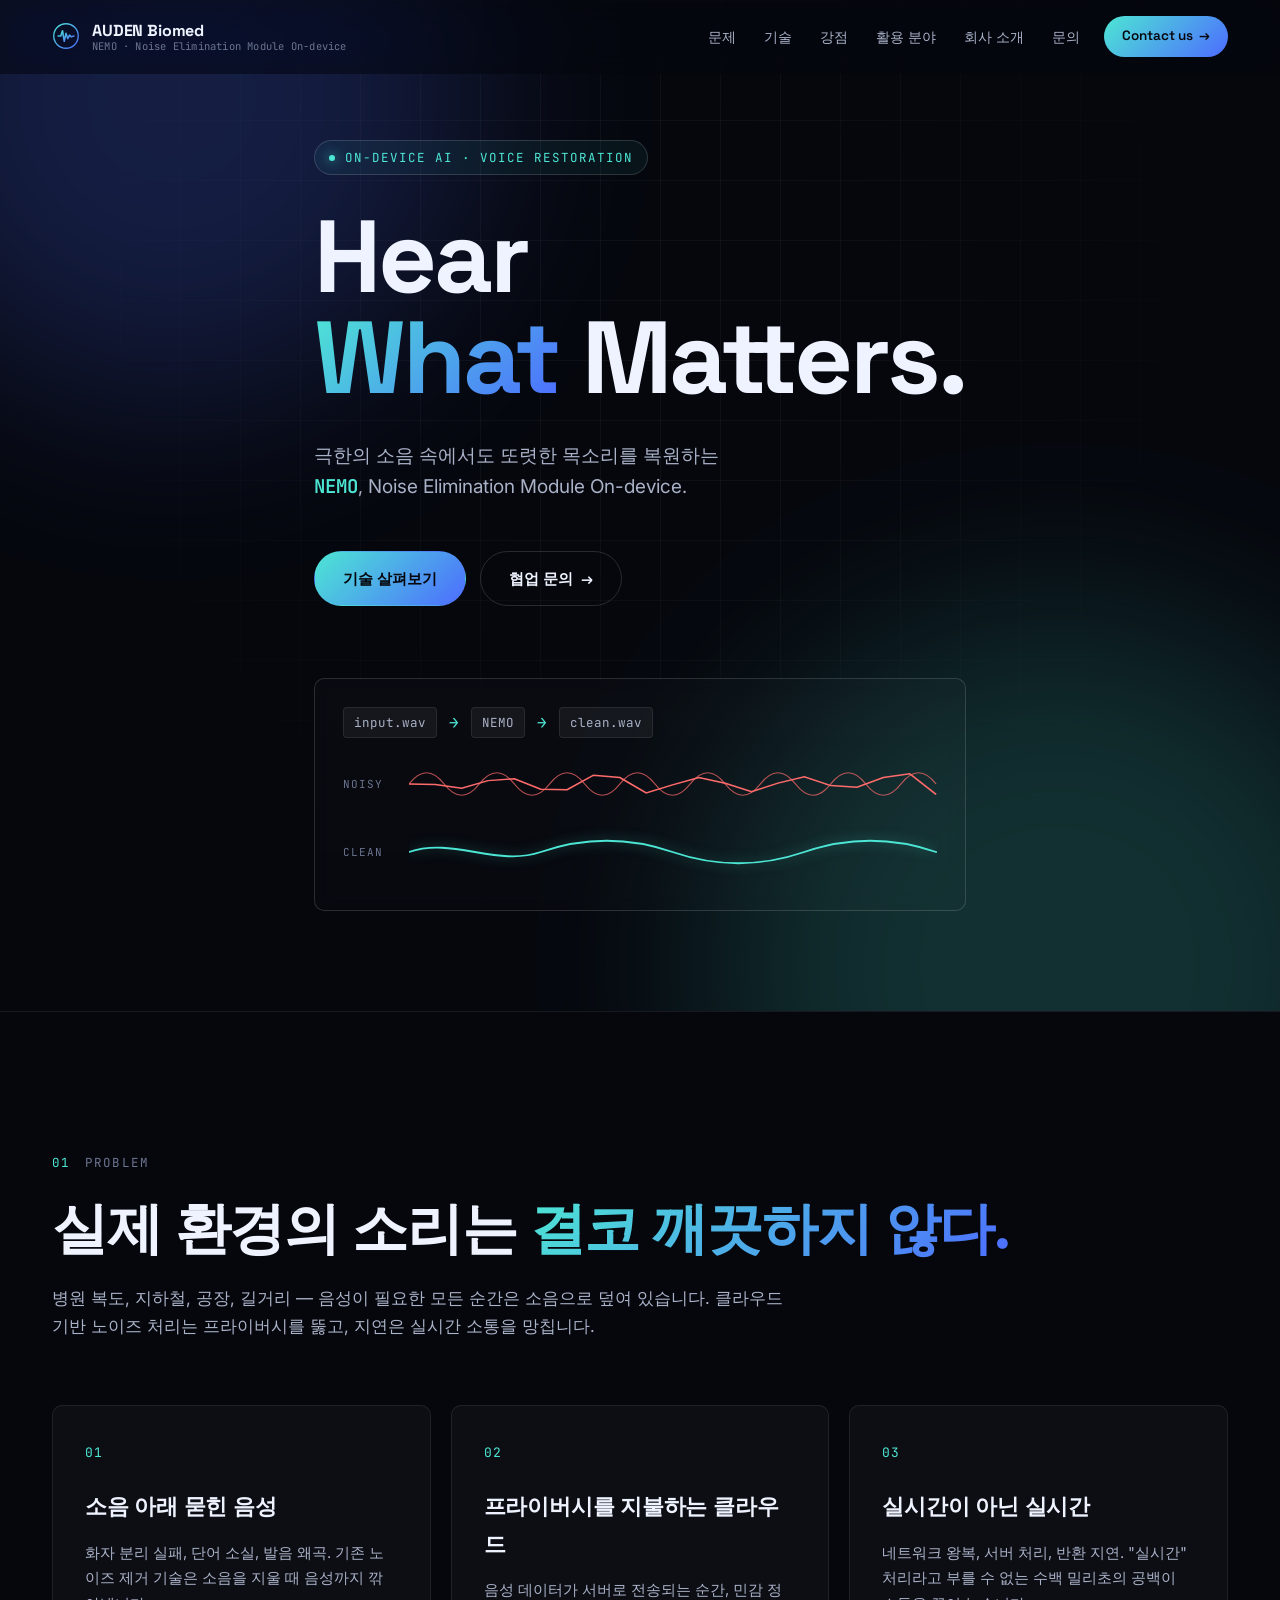
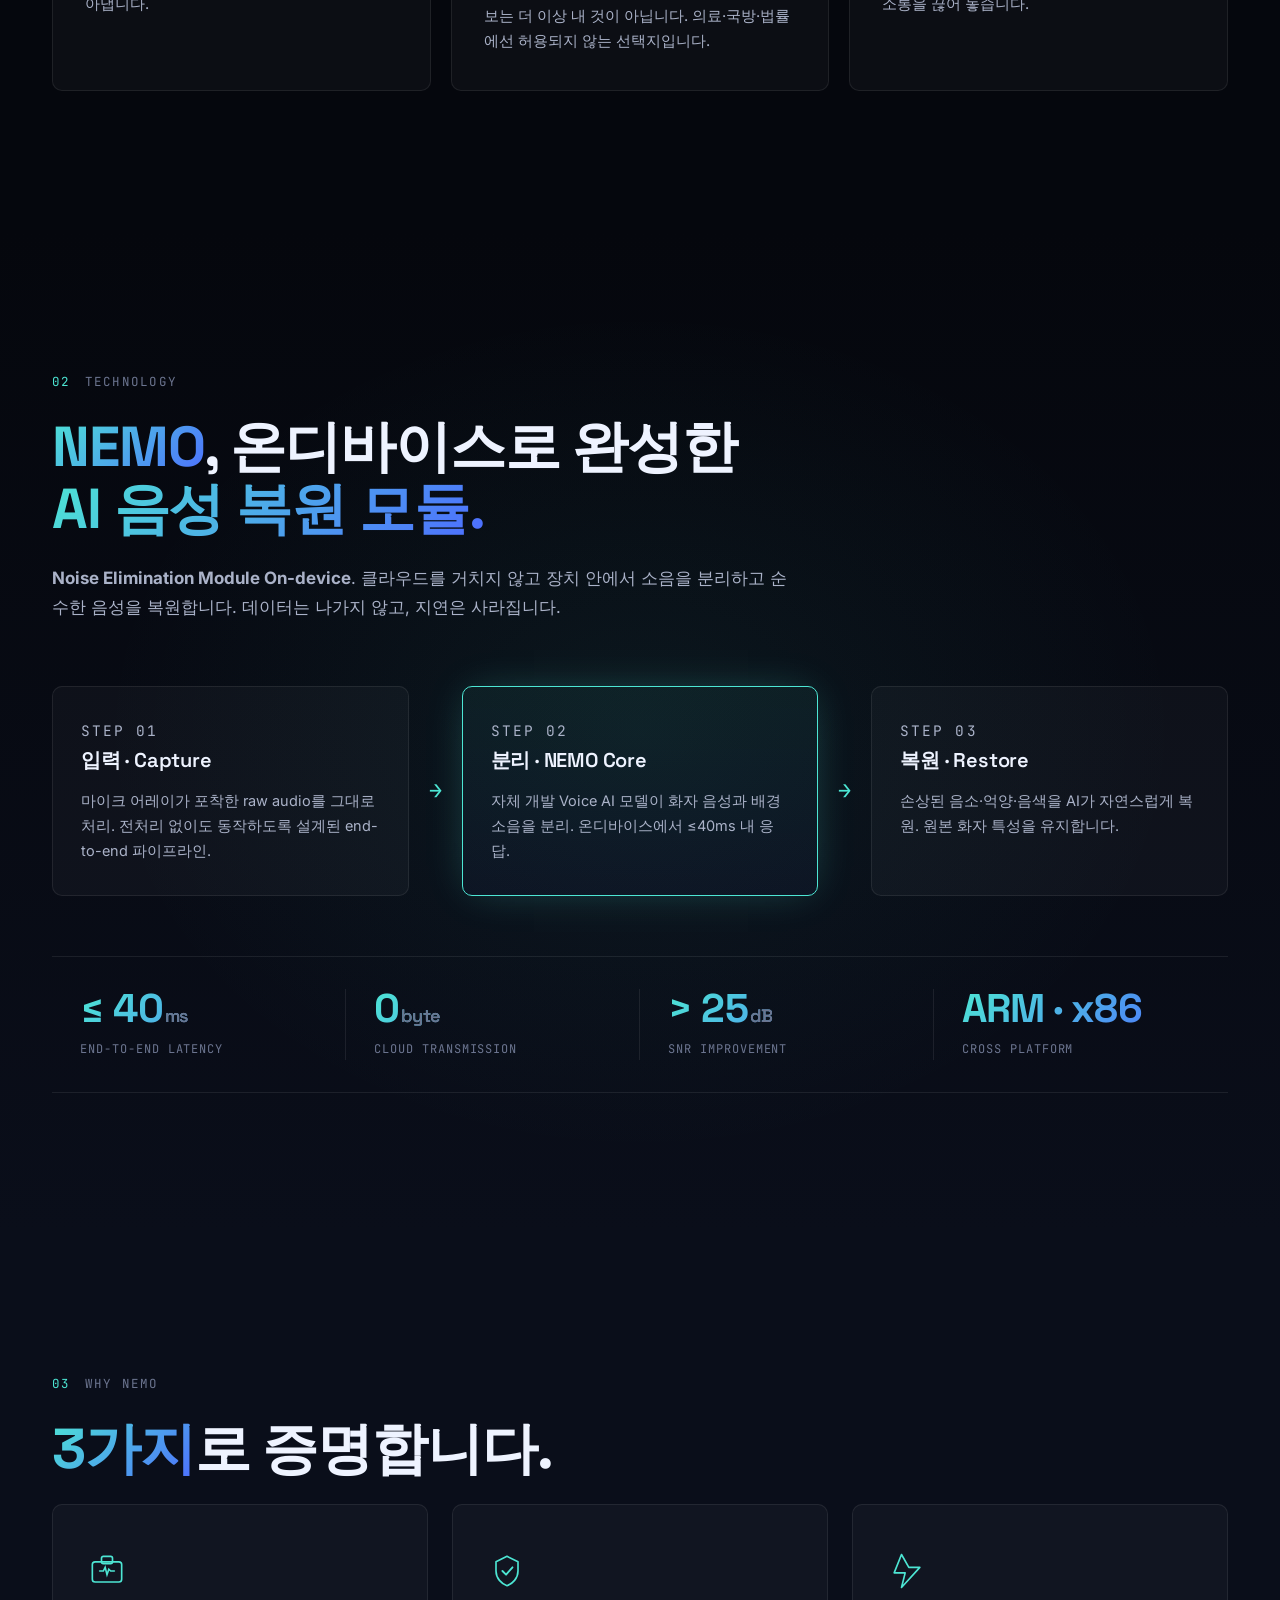
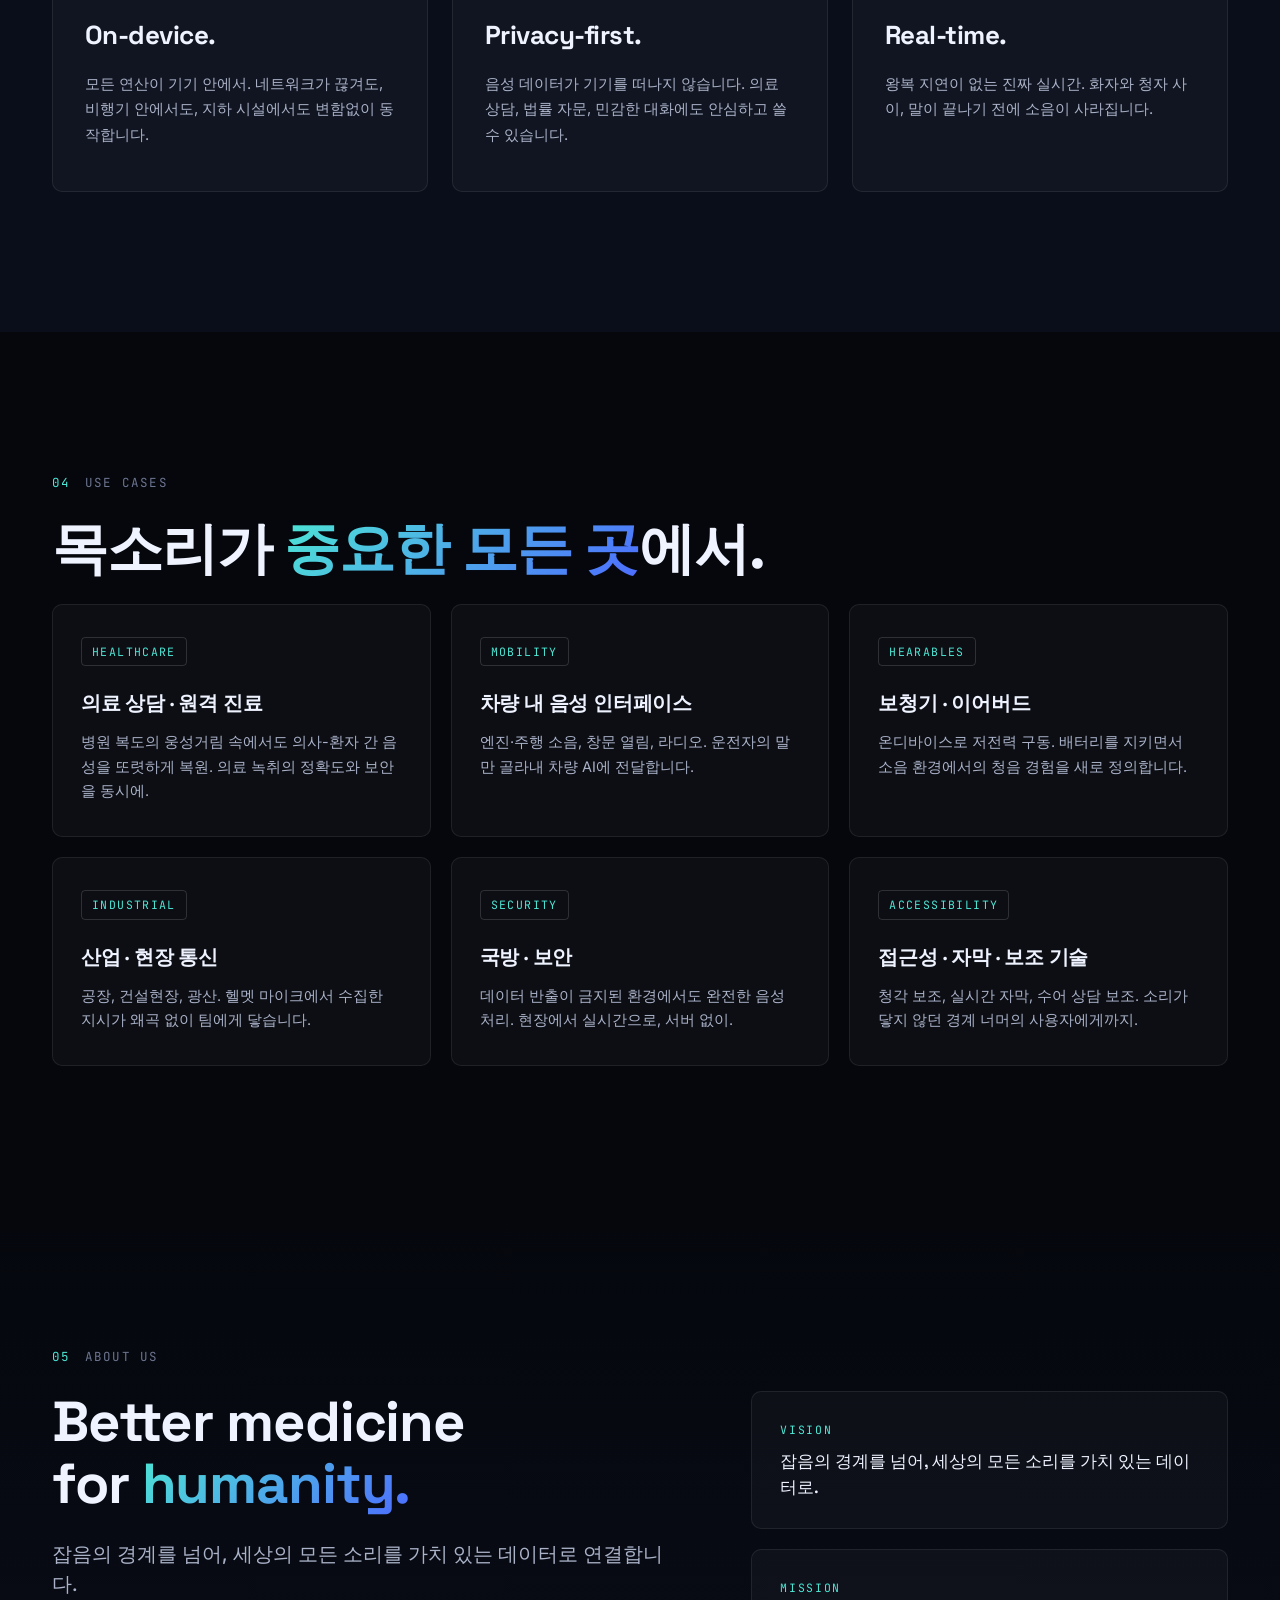
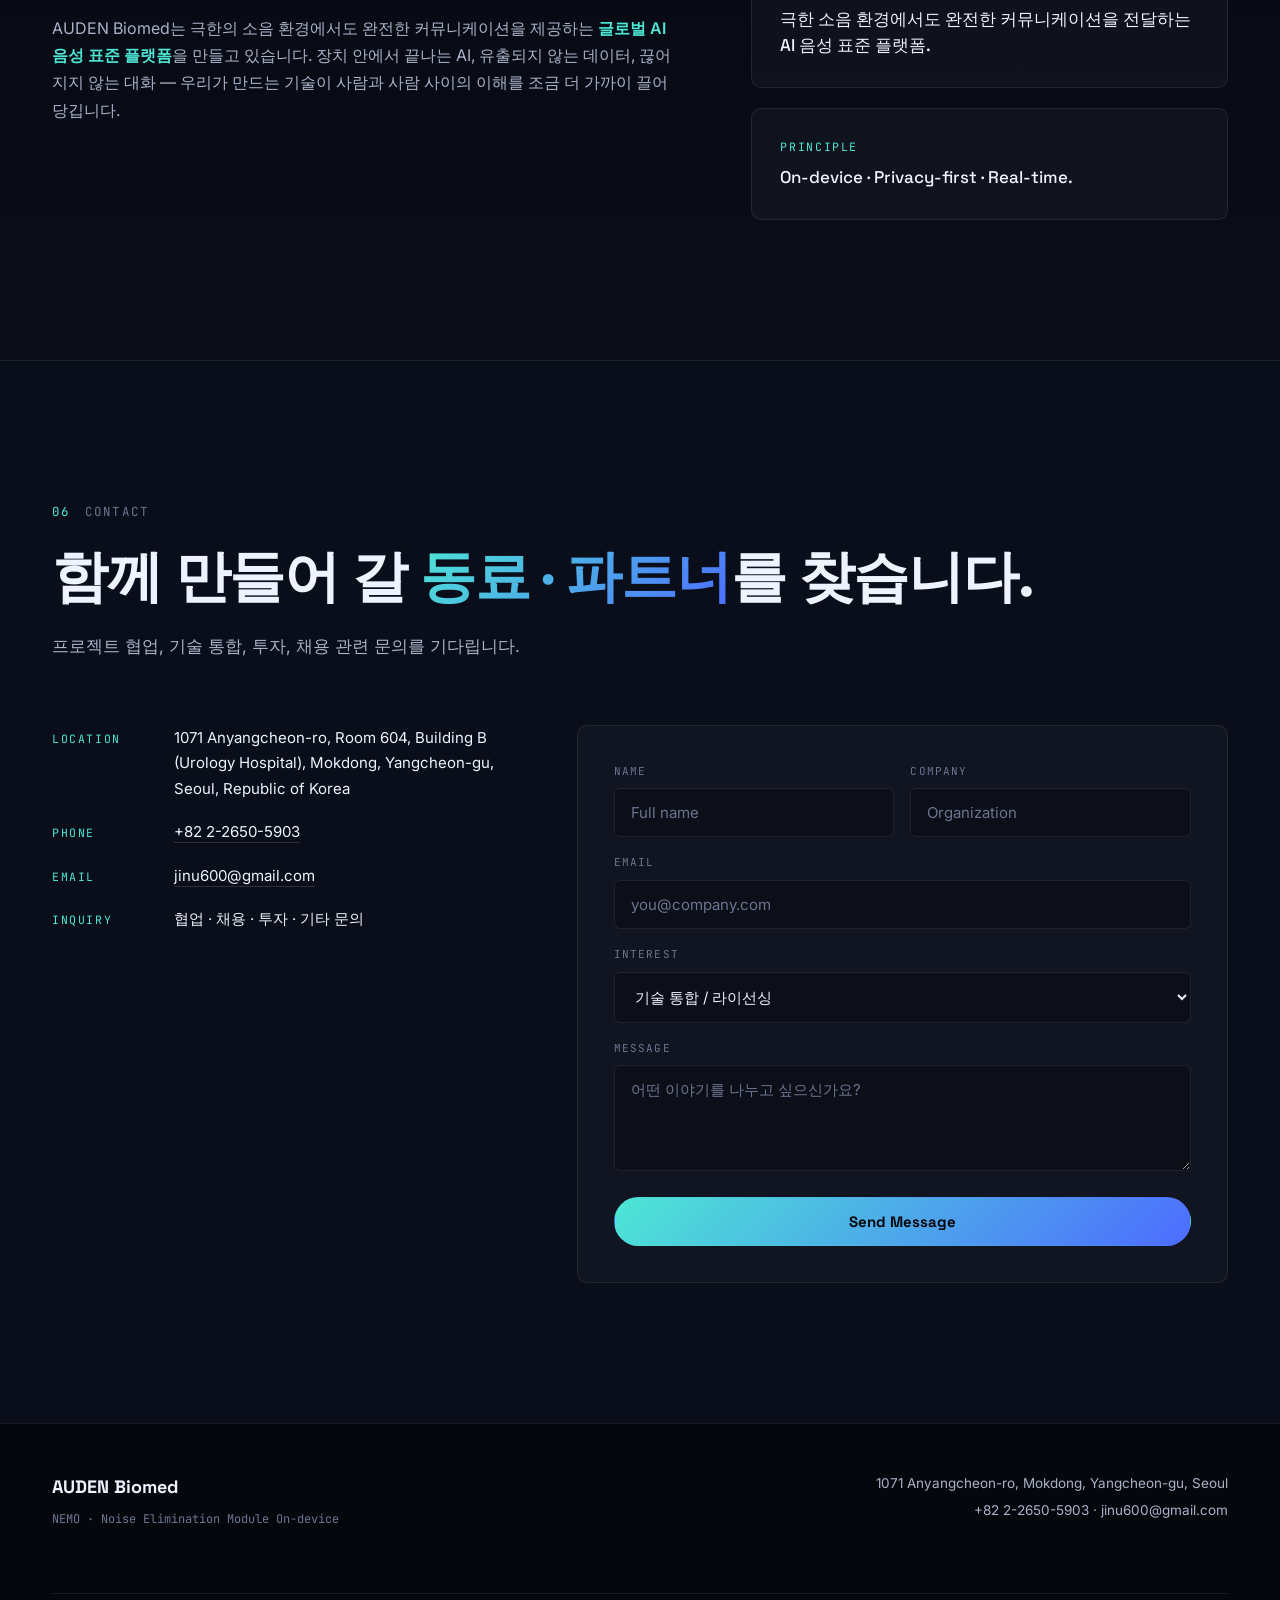
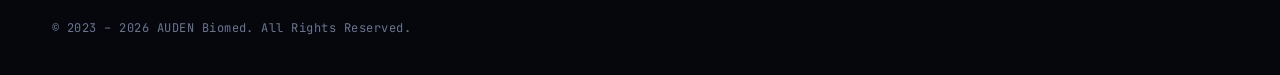
<file: auden-renewal/index.html>
<!DOCTYPE html>
<html lang="ko">
<head>
  <meta charset="UTF-8" />
  <meta name="viewport" content="width=device-width, initial-scale=1.0" />
  <title>AUDEN Biomed · Hear What Matters</title>
  <meta name="description" content="AUDEN Biomed. NEMO — Noise Elimination Module On-device. 극한의 소음 속에서도 또렷한 목소리를 복원하는 온디바이스 AI 음성 표준 플랫폼." />
  <meta property="og:title" content="AUDEN Biomed — Hear What Matters" />
  <meta property="og:description" content="NEMO · Noise Elimination Module On-device. 프라이버시를 지키는 온디바이스 AI로 소음 환경에서도 또렷한 음성을 복원합니다." />
  <meta property="og:type" content="website" />
  <link rel="icon" type="image/svg+xml" href="favicon.svg" />
  <link rel="preconnect" href="https://fonts.googleapis.com" />
  <link rel="preconnect" href="https://fonts.gstatic.com" crossorigin />
  <link href="https://fonts.googleapis.com/css2?family=Inter:wght@400;500;600;700;800&family=Space+Grotesk:wght@500;600;700&family=JetBrains+Mono:wght@400;500&display=swap" rel="stylesheet" />
  <link rel="stylesheet" href="style.css" />
</head>
<body>
  <!-- Header -->
  <header class="site-header" id="siteHeader">
    <div class="container header-inner">
      <a href="#top" class="brand" aria-label="AUDEN Biomed 홈">
        <span class="brand-mark" aria-hidden="true">
          <svg viewBox="0 0 32 32" width="28" height="28">
            <defs>
              <linearGradient id="lg" x1="0" y1="0" x2="1" y2="1">
                <stop offset="0%" stop-color="#4de6d4"/>
                <stop offset="100%" stop-color="#4d6cff"/>
              </linearGradient>
            </defs>
            <circle cx="16" cy="16" r="14" fill="none" stroke="url(#lg)" stroke-width="1.5"/>
            <path d="M7 16 L10 16 L12 10 L14 22 L16 13 L18 19 L20 15 L22 17 L25 16" fill="none" stroke="url(#lg)" stroke-width="1.8" stroke-linecap="round" stroke-linejoin="round"/>
          </svg>
        </span>
        <span class="brand-text">
          <span class="brand-ko">AUDEN Biomed</span>
          <span class="brand-en">NEMO · Noise Elimination Module On-device</span>
        </span>
      </a>

      <nav class="nav" aria-label="주요 메뉴">
        <a href="#problem">문제</a>
        <a href="#technology">기술</a>
        <a href="#advantage">강점</a>
        <a href="#usecases">활용 분야</a>
        <a href="#about">회사 소개</a>
        <a href="#contact">문의</a>
      </nav>

      <a href="#contact" class="nav-cta">Contact us <span aria-hidden="true">→</span></a>

      <button class="nav-toggle" id="navToggle" aria-label="메뉴 열기" aria-expanded="false">
        <span></span><span></span><span></span>
      </button>
    </div>
  </header>

  <!-- Hero -->
  <section class="hero" id="top">
    <div class="hero-bg" aria-hidden="true">
      <div class="grid"></div>
      <div class="glow glow-1"></div>
      <div class="glow glow-2"></div>
    </div>

    <div class="container hero-inner">
      <p class="eyebrow">
        <span class="dot"></span>
        On-device AI · Voice Restoration
      </p>
      <h1 class="hero-title">
        Hear<br />
        <em>What</em> Matters.
      </h1>
      <p class="hero-sub">
        극한의 소음 속에서도 또렷한 목소리를 복원하는<br class="break-desktop" />
        <strong>NEMO</strong>, Noise Elimination Module On-device.
      </p>
      <div class="hero-ctas">
        <a href="#technology" class="btn btn-primary">기술 살펴보기</a>
        <a href="#contact" class="btn btn-ghost">협업 문의 <span aria-hidden="true">→</span></a>
      </div>

      <!-- Animated waveform -->
      <div class="hero-viz" aria-hidden="true">
        <div class="viz-label">
          <span class="code">input.wav</span>
          <span class="arrow">→</span>
          <span class="code">NEMO</span>
          <span class="arrow">→</span>
          <span class="code">clean.wav</span>
        </div>
        <div class="waveforms">
          <div class="wave wave-noisy">
            <span>Noisy</span>
            <svg viewBox="0 0 600 80" preserveAspectRatio="none">
              <path id="noisyPath" d="M0 40 Q 20 10 40 40 T 80 40 T 120 40 T 160 40 T 200 40 T 240 40 T 280 40 T 320 40 T 360 40 T 400 40 T 440 40 T 480 40 T 520 40 T 560 40 T 600 40" stroke="#ff6b6b" stroke-width="1.5" fill="none" opacity="0.7"/>
              <path d="M0 40 Q 15 5 30 45 T 60 35 T 90 50 T 120 25 T 150 55 T 180 30 T 210 48 T 240 20 T 270 52 T 300 32 T 330 47 T 360 22 T 390 55 T 420 28 T 450 42 T 480 25 T 510 50 T 540 30 T 570 45 T 600 40" stroke="#ff6b6b" stroke-width="2" fill="none"/>
            </svg>
          </div>
          <div class="wave wave-clean">
            <span>Clean</span>
            <svg viewBox="0 0 600 80" preserveAspectRatio="none">
              <path d="M0 40 C 50 20, 100 60, 150 40 S 250 20, 300 40 S 400 60, 450 40 S 550 20, 600 40" stroke="#4de6d4" stroke-width="2.5" fill="none" stroke-linecap="round"/>
            </svg>
          </div>
        </div>
      </div>
    </div>
  </section>

  <!-- Problem -->
  <section class="section section-problem" id="problem">
    <div class="container">
      <div class="section-label">
        <span class="num">01</span>
        <span class="label">Problem</span>
      </div>
      <h2 class="section-title">
        실제 환경의 소리는 <em>결코 깨끗하지 않다.</em>
      </h2>
      <p class="section-sub">
        병원 복도, 지하철, 공장, 길거리 — 음성이 필요한 모든 순간은 소음으로 덮여 있습니다.
        클라우드 기반 노이즈 처리는 프라이버시를 뚫고, 지연은 실시간 소통을 망칩니다.
      </p>

      <div class="problem-grid">
        <article class="problem-card">
          <div class="problem-num">01</div>
          <h3>소음 아래 묻힌 음성</h3>
          <p>화자 분리 실패, 단어 소실, 발음 왜곡. 기존 노이즈 제거 기술은 소음을 지울 때 음성까지 깎아냅니다.</p>
        </article>
        <article class="problem-card">
          <div class="problem-num">02</div>
          <h3>프라이버시를 지불하는 클라우드</h3>
          <p>음성 데이터가 서버로 전송되는 순간, 민감 정보는 더 이상 내 것이 아닙니다. 의료·국방·법률에선 허용되지 않는 선택지입니다.</p>
        </article>
        <article class="problem-card">
          <div class="problem-num">03</div>
          <h3>실시간이 아닌 실시간</h3>
          <p>네트워크 왕복, 서버 처리, 반환 지연. "실시간" 처리라고 부를 수 없는 수백 밀리초의 공백이 소통을 끊어 놓습니다.</p>
        </article>
      </div>
    </div>
  </section>

  <!-- Technology — NEMO -->
  <section class="section section-tech" id="technology">
    <div class="container">
      <div class="section-label">
        <span class="num">02</span>
        <span class="label">Technology</span>
      </div>
      <h2 class="section-title">
        <em>NEMO</em>, 온디바이스로 완성한<br />
        <span class="accent">AI 음성 복원 모듈.</span>
      </h2>
      <p class="section-sub">
        <strong>Noise Elimination Module On-device</strong>. 클라우드를 거치지 않고
        장치 안에서 소음을 분리하고 순수한 음성을 복원합니다. 데이터는 나가지 않고,
        지연은 사라집니다.
      </p>

      <div class="tech-stack">
        <div class="tech-item">
          <p class="tech-step">STEP 01</p>
          <h3>입력 · Capture</h3>
          <p>마이크 어레이가 포착한 raw audio를 그대로 처리. 전처리 없이도 동작하도록 설계된 end-to-end 파이프라인.</p>
        </div>
        <div class="tech-arrow" aria-hidden="true">→</div>
        <div class="tech-item highlight">
          <p class="tech-step">STEP 02</p>
          <h3>분리 · NEMO Core</h3>
          <p>자체 개발 Voice AI 모델이 화자 음성과 배경 소음을 분리. 온디바이스에서 ≤40ms 내 응답.</p>
        </div>
        <div class="tech-arrow" aria-hidden="true">→</div>
        <div class="tech-item">
          <p class="tech-step">STEP 03</p>
          <h3>복원 · Restore</h3>
          <p>손상된 음소·억양·음색을 AI가 자연스럽게 복원. 원본 화자 특성을 유지합니다.</p>
        </div>
      </div>

      <div class="tech-specs">
        <div class="spec">
          <div class="spec-value">≤ 40<small>ms</small></div>
          <div class="spec-key">End-to-end Latency</div>
        </div>
        <div class="spec">
          <div class="spec-value">0<small>byte</small></div>
          <div class="spec-key">Cloud Transmission</div>
        </div>
        <div class="spec">
          <div class="spec-value">&gt; 25<small>dB</small></div>
          <div class="spec-key">SNR Improvement</div>
        </div>
        <div class="spec">
          <div class="spec-value">ARM · x86<small></small></div>
          <div class="spec-key">Cross Platform</div>
        </div>
      </div>
    </div>
  </section>

  <!-- Advantages -->
  <section class="section section-advantage" id="advantage">
    <div class="container">
      <div class="section-label">
        <span class="num">03</span>
        <span class="label">Why NEMO</span>
      </div>
      <h2 class="section-title">
        <em>3가지</em>로 증명합니다.
      </h2>

      <div class="adv-grid">
        <article class="adv-card">
          <div class="adv-icon" aria-hidden="true">
            <svg viewBox="0 0 48 48" width="44" height="44">
              <rect x="8" y="14" width="32" height="22" rx="3" fill="none" stroke="currentColor" stroke-width="1.8"/>
              <rect x="18" y="8" width="12" height="8" rx="2" fill="none" stroke="currentColor" stroke-width="1.8"/>
              <path d="M16 24 L20 24 L22 20 L24 28 L26 22 L28 24 L32 24" fill="none" stroke="currentColor" stroke-width="1.8" stroke-linecap="round"/>
            </svg>
          </div>
          <h3>On-device.</h3>
          <p>모든 연산이 기기 안에서. 네트워크가 끊겨도, 비행기 안에서도, 지하 시설에서도 변함없이 동작합니다.</p>
        </article>

        <article class="adv-card">
          <div class="adv-icon" aria-hidden="true">
            <svg viewBox="0 0 48 48" width="44" height="44">
              <path d="M24 8 L36 14 V24 C36 32 30 38 24 40 C18 38 12 32 12 24 V14 Z" fill="none" stroke="currentColor" stroke-width="1.8" stroke-linejoin="round"/>
              <path d="M19 24 L23 28 L30 20" fill="none" stroke="currentColor" stroke-width="2" stroke-linecap="round" stroke-linejoin="round"/>
            </svg>
          </div>
          <h3>Privacy-first.</h3>
          <p>음성 데이터가 기기를 떠나지 않습니다. 의료 상담, 법률 자문, 민감한 대화에도 안심하고 쓸 수 있습니다.</p>
        </article>

        <article class="adv-card">
          <div class="adv-icon" aria-hidden="true">
            <svg viewBox="0 0 48 48" width="44" height="44">
              <path d="M18 6 L10 26 H22 L18 42 L38 20 H26 Z" fill="none" stroke="currentColor" stroke-width="1.8" stroke-linejoin="round"/>
            </svg>
          </div>
          <h3>Real-time.</h3>
          <p>왕복 지연이 없는 진짜 실시간. 화자와 청자 사이, 말이 끝나기 전에 소음이 사라집니다.</p>
        </article>
      </div>
    </div>
  </section>

  <!-- Use Cases -->
  <section class="section section-usecases" id="usecases">
    <div class="container">
      <div class="section-label">
        <span class="num">04</span>
        <span class="label">Use Cases</span>
      </div>
      <h2 class="section-title">
        목소리가 <em>중요한 모든 곳</em>에서.
      </h2>

      <div class="use-grid">
        <article class="use-card">
          <div class="use-tag">Healthcare</div>
          <h3>의료 상담 · 원격 진료</h3>
          <p>병원 복도의 웅성거림 속에서도 의사-환자 간 음성을 또렷하게 복원. 의료 녹취의 정확도와 보안을 동시에.</p>
        </article>
        <article class="use-card">
          <div class="use-tag">Mobility</div>
          <h3>차량 내 음성 인터페이스</h3>
          <p>엔진·주행 소음, 창문 열림, 라디오. 운전자의 말만 골라내 차량 AI에 전달합니다.</p>
        </article>
        <article class="use-card">
          <div class="use-tag">Hearables</div>
          <h3>보청기 · 이어버드</h3>
          <p>온디바이스로 저전력 구동. 배터리를 지키면서 소음 환경에서의 청음 경험을 새로 정의합니다.</p>
        </article>
        <article class="use-card">
          <div class="use-tag">Industrial</div>
          <h3>산업 · 현장 통신</h3>
          <p>공장, 건설현장, 광산. 헬멧 마이크에서 수집한 지시가 왜곡 없이 팀에게 닿습니다.</p>
        </article>
        <article class="use-card">
          <div class="use-tag">Security</div>
          <h3>국방 · 보안</h3>
          <p>데이터 반출이 금지된 환경에서도 완전한 음성 처리. 현장에서 실시간으로, 서버 없이.</p>
        </article>
        <article class="use-card">
          <div class="use-tag">Accessibility</div>
          <h3>접근성 · 자막 · 보조 기술</h3>
          <p>청각 보조, 실시간 자막, 수어 상담 보조. 소리가 닿지 않던 경계 너머의 사용자에게까지.</p>
        </article>
      </div>
    </div>
  </section>

  <!-- About -->
  <section class="section section-about" id="about">
    <div class="container">
      <div class="section-label">
        <span class="num">05</span>
        <span class="label">About Us</span>
      </div>
      <div class="about-grid">
        <div class="about-copy">
          <h2 class="section-title">
            Better medicine<br />
            for <em>humanity.</em>
          </h2>
          <p class="about-lead">
            잡음의 경계를 넘어, 세상의 모든 소리를 가치 있는 데이터로 연결합니다.
          </p>
          <p>
            AUDEN Biomed는 극한의 소음 환경에서도 완전한 커뮤니케이션을 제공하는
            <strong>글로벌 AI 음성 표준 플랫폼</strong>을 만들고 있습니다. 장치 안에서
            끝나는 AI, 유출되지 않는 데이터, 끊어지지 않는 대화 — 우리가 만드는 기술이
            사람과 사람 사이의 이해를 조금 더 가까이 끌어당깁니다.
          </p>
        </div>
        <ul class="about-pillars">
          <li>
            <p class="pil-label">Vision</p>
            <p class="pil-text">잡음의 경계를 넘어, 세상의 모든 소리를 가치 있는 데이터로.</p>
          </li>
          <li>
            <p class="pil-label">Mission</p>
            <p class="pil-text">극한 소음 환경에서도 완전한 커뮤니케이션을 전달하는 AI 음성 표준 플랫폼.</p>
          </li>
          <li>
            <p class="pil-label">Principle</p>
            <p class="pil-text">On-device · Privacy-first · Real-time.</p>
          </li>
        </ul>
      </div>
    </div>
  </section>

  <!-- Contact -->
  <section class="section section-contact" id="contact">
    <div class="container">
      <div class="section-label">
        <span class="num">06</span>
        <span class="label">Contact</span>
      </div>
      <h2 class="section-title">
        함께 만들어 갈 <em>동료 · 파트너</em>를 찾습니다.
      </h2>
      <p class="section-sub">
        프로젝트 협업, 기술 통합, 투자, 채용 관련 문의를 기다립니다.
      </p>

      <div class="contact-grid">
        <dl class="contact-info">
          <dt>Location</dt>
          <dd>
            1071 Anyangcheon-ro, Room 604, Building B<br />
            (Urology Hospital), Mokdong, Yangcheon-gu,<br />
            Seoul, Republic of Korea
          </dd>

          <dt>Phone</dt>
          <dd><a href="tel:+82226505903">+82 2-2650-5903</a></dd>

          <dt>Email</dt>
          <dd><a href="mailto:jinu600@gmail.com">jinu600@gmail.com</a></dd>

          <dt>Inquiry</dt>
          <dd>협업 · 채용 · 투자 · 기타 문의</dd>
        </dl>

        <form class="contact-form" onsubmit="return false;" aria-label="문의 폼">
          <div class="row-2">
            <label>
              <span>Name</span>
              <input type="text" name="name" placeholder="Full name" required />
            </label>
            <label>
              <span>Company</span>
              <input type="text" name="company" placeholder="Organization" />
            </label>
          </div>
          <label>
            <span>Email</span>
            <input type="email" name="email" placeholder="you@company.com" required />
          </label>
          <label>
            <span>Interest</span>
            <select name="interest">
              <option>기술 통합 / 라이선싱</option>
              <option>협업 · 파트너십</option>
              <option>투자 관련</option>
              <option>채용 · 합류</option>
              <option>기타 문의</option>
            </select>
          </label>
          <label>
            <span>Message</span>
            <textarea name="message" rows="4" placeholder="어떤 이야기를 나누고 싶으신가요?"></textarea>
          </label>
          <button type="submit" class="btn btn-primary btn-full">Send Message</button>
        </form>
      </div>
    </div>
  </section>

  <!-- Footer -->
  <footer class="site-footer">
    <div class="container footer-inner">
      <div class="footer-brand">
        <p class="footer-logo">AUDEN Biomed</p>
        <p class="footer-tag">NEMO · Noise Elimination Module On-device</p>
      </div>
      <div class="footer-meta">
        <p>1071 Anyangcheon-ro, Mokdong, Yangcheon-gu, Seoul</p>
        <p>+82 2-2650-5903 · jinu600@gmail.com</p>
      </div>
      <p class="footer-copy">© 2023 – 2026 AUDEN Biomed. All Rights Reserved.</p>
    </div>
  </footer>

  <script src="script.js"></script>
</body>
</html>
</file>
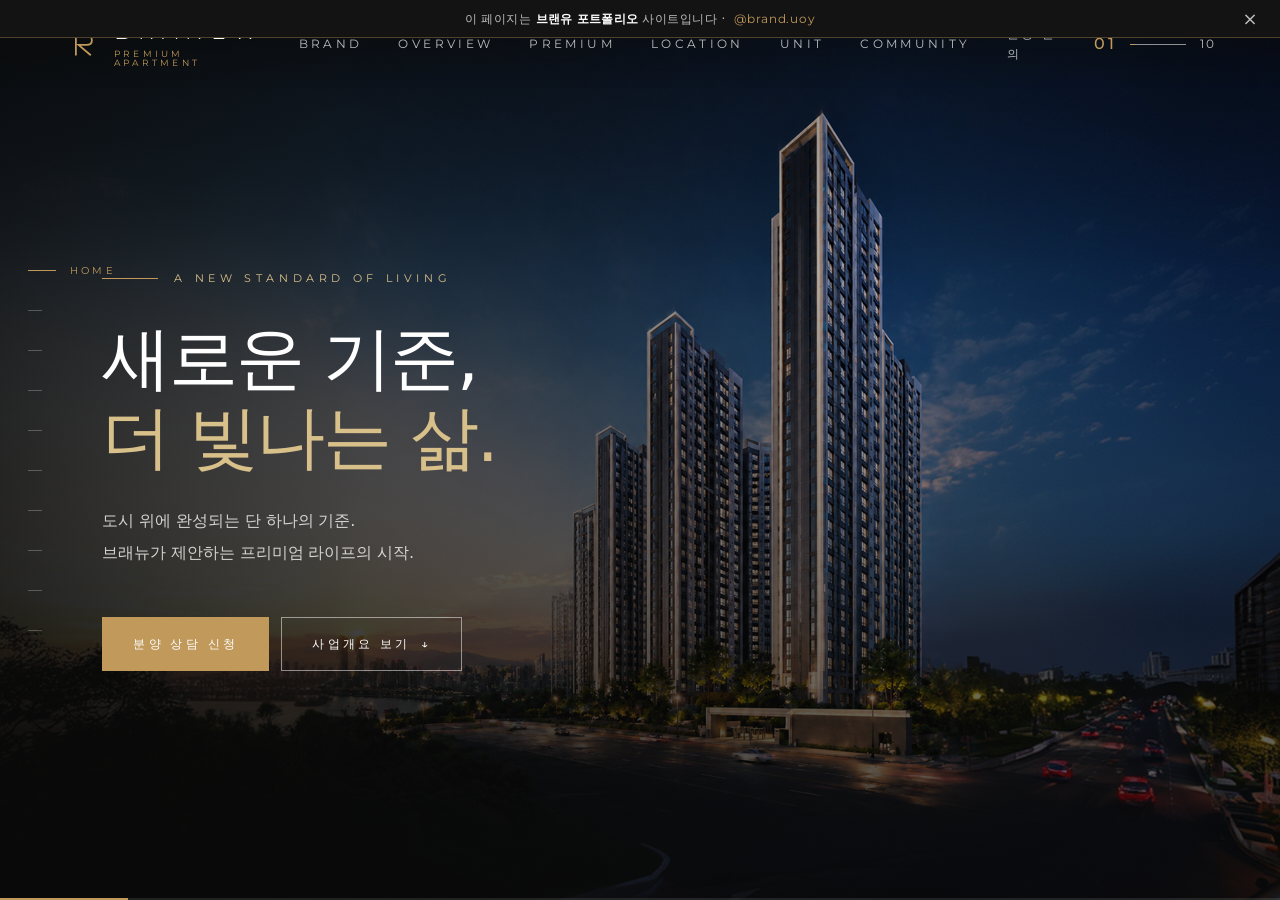
<file: branew-apartment/index.html>
<!DOCTYPE html>
<html lang="ko">
<head>
  <meta charset="UTF-8" />
  <meta name="viewport" content="width=device-width, initial-scale=1.0" />
  <title>BRANEW · 브래뉴 — A New Standard of Living</title>
  <meta name="description" content="BRANEW(브래뉴) 프리미엄 아파트. 도시 위에 완성되는 새로운 기준, 시간이 지날수록 가치가 되는 집. 사업개요·입지·평면·커뮤니티까지 한 곳에서 확인하세요." />
  <link rel="icon" type="image/svg+xml" href="favicon.svg" />
  <link rel="preconnect" href="https://fonts.googleapis.com" />
  <link rel="preconnect" href="https://fonts.gstatic.com" crossorigin />
  <link href="https://fonts.googleapis.com/css2?family=Pretendard:wght@200;300;400;500;600;700&family=Cormorant+Garamond:ital,wght@0,300;0,400;0,500;0,600;1,400&family=Montserrat:wght@200;300;400;500;600&display=swap" rel="stylesheet" />
  <link rel="stylesheet" href="style.css" />
</head>
<body>

  <!-- Site Notice -->
  <div class="site-notice" id="siteNotice" role="status">
    <p>
      이 페이지는 <strong>브랜유 포트폴리오</strong> 사이트입니다 ·
      <a href="https://www.instagram.com/brand.uoy?utm_source=ig_web_button_share_sheet&igsh=ZDNlZDc0MzIxNw==" target="_blank" rel="noopener">@brand.uoy</a>
    </p>
    <button class="notice-close" id="noticeClose" type="button" aria-label="알림 닫기">×</button>
  </div>

  <!-- Header -->
  <header class="site-header" id="siteHeader">
    <div class="header-inner">
      <a href="#hero" class="brand" aria-label="BRANEW 홈" data-jump="hero">
        <span class="brand-mark">
          <svg viewBox="0 0 36 36" width="32" height="32" aria-hidden="true">
            <path d="M10 30 L10 8 L22 8 Q28 8 28 14 Q28 19 22 19 L13 19 L26 30" fill="none" stroke="currentColor" stroke-width="2" stroke-linecap="square" stroke-linejoin="miter" />
          </svg>
        </span>
        <span class="brand-text">
          <span class="brand-en">BRANEW</span>
          <span class="brand-tag">PREMIUM APARTMENT</span>
        </span>
      </a>

      <nav class="nav" aria-label="주요 메뉴">
        <a href="#brand" data-jump="brand">BRAND</a>
        <a href="#overview" data-jump="overview">OVERVIEW</a>
        <a href="#premium" data-jump="premium">PREMIUM</a>
        <a href="#location" data-jump="location">LOCATION</a>
        <a href="#unit" data-jump="unit">UNIT</a>
        <a href="#community" data-jump="community">COMMUNITY</a>
        <a href="#contact" class="nav-cta" data-jump="contact">분양 문의</a>
      </nav>

      <div class="section-counter" aria-hidden="true">
        <span class="cc-now" id="ccNow">01</span>
        <span class="cc-divider"></span>
        <span class="cc-total">10</span>
      </div>

      <button class="nav-toggle" id="navToggle" aria-label="메뉴 열기" aria-expanded="false">
        <span></span><span></span><span></span>
      </button>
    </div>
  </header>

  <!-- Right Dot Indicator -->
  <aside class="dot-nav" aria-label="섹션 인디케이터">
    <ol id="dotNav">
      <li><a href="#hero" data-jump="hero" data-label="HOME"><span class="dot-num">01</span><span class="dot-label">HOME</span></a></li>
      <li><a href="#brand" data-jump="brand" data-label="BRAND"><span class="dot-num">02</span><span class="dot-label">BRAND</span></a></li>
      <li><a href="#overview" data-jump="overview" data-label="OVERVIEW"><span class="dot-num">03</span><span class="dot-label">OVERVIEW</span></a></li>
      <li><a href="#premium" data-jump="premium" data-label="PREMIUM"><span class="dot-num">04</span><span class="dot-label">PREMIUM</span></a></li>
      <li><a href="#location" data-jump="location" data-label="LOCATION"><span class="dot-num">05</span><span class="dot-label">LOCATION</span></a></li>
      <li><a href="#architecture" data-jump="architecture" data-label="ARCHITECTURE"><span class="dot-num">06</span><span class="dot-label">ARCHITECTURE</span></a></li>
      <li><a href="#unit" data-jump="unit" data-label="UNIT"><span class="dot-num">07</span><span class="dot-label">UNIT</span></a></li>
      <li><a href="#community" data-jump="community" data-label="COMMUNITY"><span class="dot-num">08</span><span class="dot-label">COMMUNITY</span></a></li>
      <li><a href="#contact" data-jump="contact" data-label="CONTACT"><span class="dot-num">09</span><span class="dot-label">CONTACT</span></a></li>
      <li><a href="#brochure" data-jump="brochure" data-label="BROCHURE"><span class="dot-num">10</span><span class="dot-label">BROCHURE</span></a></li>
    </ol>
  </aside>

  <!-- Snap container -->
  <main class="snap-wrap" id="snapWrap">

    <!-- 01. Hero -->
    <section class="snap hero" id="hero" data-section="hero" data-num="01" data-label="HOME">
      <div class="hero-bg" aria-hidden="true">
        <img src="img/hero-1.png" alt="" class="hero-img" />
        <div class="hero-overlay"></div>
      </div>
      <div class="snap-inner hero-inner">
        <p class="eyebrow"><span class="line"></span> A NEW STANDARD OF LIVING</p>
        <h1 class="hero-title">
          <span class="hero-line">새로운 기준,</span>
          <span class="hero-line gold">더 빛나는 삶.</span>
        </h1>
        <p class="hero-sub">
          도시 위에 완성되는 단 하나의 기준.<br />
          브래뉴가 제안하는 프리미엄 라이프의 시작.
        </p>
        <div class="hero-ctas">
          <a href="#contact" class="btn btn-primary" data-jump="contact">분양 상담 신청</a>
          <a href="#overview" class="btn btn-line" data-jump="overview">사업개요 보기 <span aria-hidden="true">↓</span></a>
        </div>
      </div>

    </section>

    <!-- 02. Brand Value -->
    <section class="snap section-split" id="brand" data-section="brand" data-num="02" data-label="BRAND">
      <div class="split-image" aria-hidden="true">
        <img src="img/garden.png" alt="" />
        <div class="split-image-overlay"></div>
        <span class="split-watermark">BRAND<br />VALUE</span>
      </div>
      <div class="split-text">
        <p class="section-num">02 — BRAND VALUE</p>
        <h2 class="section-title">
          자연과 함께하는 <br />
          <em>일상의 품격.</em>
        </h2>
        <p class="lead">
          단지 한가운데 깃든 정원, 도심 속에서 누리는 자연 속 휴식.<br />
          브래뉴는 머무는 공간을 넘어, 자연과 어우러지는 하루를 짓습니다.<br />
          시간이 지날수록 더 깊어지는 일상의 품격을 담았습니다.
        </p>
        <ul class="brand-pillars">
          <li>
            <b>NATURE INSIDE</b>
            <span>단지 안으로 들여놓은 사계절 정원</span>
          </li>
          <li>
            <b>EXCELLENT LOCATION</b>
            <span>도심과 한강이 가까운 자리</span>
          </li>
          <li>
            <b>DESIGN &amp; PLAN</b>
            <span>자연과 사람을 잇는 공간 설계</span>
          </li>
          <li>
            <b>SLOW COMMUNITY</b>
            <span>일상이 천천히 깊어지는 커뮤니티</span>
          </li>
        </ul>
      </div>
    </section>

    <!-- 03. Overview -->
    <section class="snap section-split reverse" id="overview" data-section="overview" data-num="03" data-label="OVERVIEW">
      <div class="split-text">
        <p class="section-num">03 — PROJECT OVERVIEW</p>
        <h2 class="section-title">
          하나의 도시,<br />
          하나의 <em>랜드마크.</em>
        </h2>
        <p class="section-desc">서울 한강뷰에 완성되는 49층 프리미엄 단지.</p>
        <dl class="overview-list">
          <dt>위치</dt><dd>서울 강동구 천호동 일대</dd>
          <dt>대지면적</dt><dd>약 38,420㎡</dd>
          <dt>연면적</dt><dd>약 218,940㎡</dd>
          <dt>규모</dt><dd>지하 4층 ~ 지상 49층 / 8개동</dd>
          <dt>총 세대수</dt><dd>1,234 세대</dd>
          <dt>주차대수</dt><dd>1,840대 (세대당 1.49)</dd>
          <dt>입주예정</dt><dd>2027년 6월</dd>
        </dl>
      </div>
      <div class="split-image" aria-hidden="true">
        <img src="img/hero-2.png" alt="" />
        <div class="split-image-overlay"></div>
        <div class="overview-stamp">
          <span class="stamp-en">EST.</span>
          <span class="stamp-num">2027</span>
        </div>
      </div>
    </section>

    <!-- 04. Premium -->
    <section class="snap section-fullbleed solid" id="premium" data-section="premium" data-num="04" data-label="PREMIUM">
      <div class="snap-inner fb-inner">
        <header class="fb-head">
          <p class="section-num light">04 — PREMIUM</p>
          <h2 class="section-title light">
            시간이 지날수록 <em>가치가 되는</em> 집.
          </h2>
        </header>

        <ol class="premium-strip">
          <li>
            <span class="ps-num">01</span>
            <h3>입지 프리미엄</h3>
            <p>광역 교통망의 결절점, 5·8호선 더블 역세권. 서울 도심 30분 이내.</p>
          </li>
          <li>
            <span class="ps-num">02</span>
            <h3>브랜드 가치</h3>
            <p>brand.uoy 디렉팅의 일관된 디자인 언어. 입주 후 자산가치까지.</p>
          </li>
          <li>
            <span class="ps-num">03</span>
            <h3>미래 가치</h3>
            <p>인근 정비사업과 연계되는 도시재생, 상승하는 권역 가치의 중심.</p>
          </li>
          <li>
            <span class="ps-num">04</span>
            <h3>생활 인프라</h3>
            <p>대형 백화점·메디컬·문화시설을 단지 밖 5분 거리에서.</p>
          </li>
        </ol>
      </div>
    </section>

    <!-- 05. Location -->
    <section class="snap section-split" id="location" data-section="location" data-num="05" data-label="LOCATION">
      <div class="split-image map">
        <iframe class="map-iframe"
                src="https://maps.google.com/maps?q=%EC%B2%9C%ED%98%B8%EC%97%AD+5%ED%98%B8%EC%84%A0&hl=ko&z=16&output=embed"
                title="BRANEW 위치 — 천호역"
                loading="lazy"
                referrerpolicy="no-referrer-when-downgrade"
                allowfullscreen></iframe>
      </div>
      <div class="split-text">
        <p class="section-num">05 — LOCATION</p>
        <h2 class="section-title">
          한강과 도심,<br />
          모든 것이 <em>한 걸음.</em>
        </h2>
        <p class="section-desc">천호역 5·8호선 더블 역세권. 한강과 도심을 잇는 자리, 단지 가까이에서 함께합니다.</p>
        <ul class="location-list">
          <li>
            <span class="loc-tag">TRANSPORT</span>
            <div class="loc-body">
              <h4>지하철 · 도로</h4>
              <p>
                <b>도보 3분</b> 천호역
                <span class="line-mark line-5" aria-label="5호선">5</span><span class="line-mark line-8" aria-label="8호선">8</span>
                <span class="dot-sep"></span>
                <b>5분</b> 올림픽대로 IC <span class="dot-sep"></span>
                <b>15분</b> 잠실 · 강남권
              </p>
            </div>
          </li>
          <li>
            <span class="loc-tag">LIFESTYLE</span>
            <div class="loc-body">
              <h4>백화점 · 병원 · 마트</h4>
              <p><b>도보 5분</b> 현대백화점 천호점 <span class="dot-sep"></span> <b>7분</b> 강동성심병원 <span class="dot-sep"></span> <b>10분</b> 이마트 강동 · 로데오거리</p>
            </div>
          </li>
          <li>
            <span class="loc-tag">EDUCATION</span>
            <div class="loc-body">
              <h4>초 · 중 · 고</h4>
              <p><b>도보 5분</b> 천일초 · 동신중 <span class="dot-sep"></span> <b>10분</b> 광남고 · 한영외고</p>
            </div>
          </li>
          <li>
            <span class="loc-tag">NATURE</span>
            <div class="loc-body">
              <h4>한강 · 공원</h4>
              <p><b>도보 7분</b> 한강시민공원 광나루지구 <span class="dot-sep"></span> <b>10분</b> 올림픽공원 · 길동생태공원</p>
            </div>
          </li>
        </ul>
      </div>
    </section>

    <!-- 06. Architecture -->
    <section class="snap section-fullbleed dark" id="architecture" data-section="architecture" data-num="06" data-label="ARCHITECTURE">
      <div class="fb-bg" aria-hidden="true">
        <img src="img/hero-2.png" alt="" />
        <div class="fb-overlay strong"></div>
      </div>
      <div class="snap-inner fb-inner center">
        <p class="section-num light">06 — ARCHITECTURE</p>
        <h2 class="section-title light huge">
          도시 위에 그려진<br />
          <em>실루엣.</em>
        </h2>
        <p class="section-desc light">
          한강을 등진 49층의 곡선 라인, 밤이 되면 도시의 빛을 닮는 외관.<br />
          브래뉴는 단지 그 자체로 도시의 랜드마크가 됩니다.
        </p>
        <ul class="arch-features">
          <li><b>49F</b><span>최고 층수</span></li>
          <li><b>4BAY</b><span>판상형 구조</span></li>
          <li><b>33㎡</b><span>최대 발코니</span></li>
          <li><b>2.7m</b><span>천장고</span></li>
        </ul>
      </div>
    </section>

    <!-- 07. Unit Plan -->
    <section class="snap section-unit" id="unit" data-section="unit" data-num="07" data-label="UNIT">
      <div class="snap-inner unit-inner">
        <header class="unit-head">
          <div>
            <p class="section-num">07 — UNIT PLAN</p>
            <h2 class="section-title">
              공간의 가치를 <em>높이다.</em>
            </h2>
          </div>
          <div class="unit-tabs" role="tablist">
            <button class="unit-tab is-active" data-unit="84" role="tab" aria-selected="true">84A</button>
            <button class="unit-tab" data-unit="114" role="tab" aria-selected="false">114A</button>
            <button class="unit-tab" data-unit="142" role="tab" aria-selected="false">142A</button>
          </div>
        </header>

        <div class="unit-panels">
          <article class="unit-panel is-active" data-panel="84">
            <figure class="unit-image">
              <img src="img/unit-84.png" alt="84A 평면 및 인테리어" loading="lazy" />
            </figure>
            <div class="unit-info">
              <h3 class="unit-name">84A</h3>
              <p class="unit-share">총 1,234세대 중 <b>567 세대</b></p>
              <dl class="unit-meta">
                <div><dt>전용</dt><dd>84.98㎡</dd></div>
                <div><dt>공급</dt><dd>112.25㎡</dd></div>
                <div><dt>계약</dt><dd>164.35㎡</dd></div>
              </dl>
              <ul class="unit-points">
                <li>4Bay 판상형 — 채광·통풍 최적화</li>
                <li>팬트리 &amp; 드레스룸 — 효율적 공간</li>
                <li>가족 중심 동선</li>
              </ul>
            </div>
          </article>

          <article class="unit-panel" data-panel="114">
            <figure class="unit-image">
              <img src="img/unit-114.png" alt="114A 평면 및 인테리어" loading="lazy" />
            </figure>
            <div class="unit-info">
              <h3 class="unit-name">114A</h3>
              <p class="unit-share">총 1,234세대 중 <b>123 세대</b></p>
              <dl class="unit-meta">
                <div><dt>전용</dt><dd>114.98㎡</dd></div>
                <div><dt>공급</dt><dd>149.23㎡</dd></div>
                <div><dt>계약</dt><dd>216.74㎡</dd></div>
              </dl>
              <ul class="unit-points">
                <li>대형 드레스룸 &amp; 팬트리</li>
                <li>와이드 주방 — 여유로운 동선</li>
                <li>넓은 발코니 — 탁 트인 전망</li>
              </ul>
            </div>
          </article>

          <article class="unit-panel" data-panel="142">
            <figure class="unit-image">
              <img src="img/unit-142.png" alt="142A 평면 및 인테리어" loading="lazy" />
            </figure>
            <div class="unit-info">
              <h3 class="unit-name">142A</h3>
              <p class="unit-share">총 1,234세대 중 <b>89 세대</b></p>
              <dl class="unit-meta">
                <div><dt>전용</dt><dd>142.34㎡</dd></div>
                <div><dt>공급</dt><dd>185.73㎡</dd></div>
                <div><dt>계약</dt><dd>265.96㎡</dd></div>
              </dl>
              <ul class="unit-points">
                <li>와이드 4Bay — 개방감 있는 공간</li>
                <li>대형 드레스룸 — 생활의 편리함</li>
                <li>다용도실·알파룸 — 다양한 라이프스타일</li>
              </ul>
            </div>
          </article>
        </div>
      </div>
    </section>

    <!-- 08. Community -->
    <section class="snap section-community" id="community" data-section="community" data-num="08" data-label="COMMUNITY">
      <div class="snap-inner">
        <header class="section-head">
          <p class="section-num">08 — COMMUNITY</p>
          <h2 class="section-title">
            일상이 <em>특별해지는</em> 커뮤니티.
          </h2>
        </header>
        <div class="community-grid">
          <article class="comm-card big">
            <span class="comm-tag">SIGNATURE</span>
            <h3>SKY LOUNGE</h3>
            <p>49층 펜트하우스에 자리한 시그니처 라운지. 한강 야경을 그대로 담는 가장 높은 응접실.</p>
          </article>
          <article class="comm-card"><h3>FITNESS</h3><p>전문 PT룸 · GX 스튜디오 · 사우나</p></article>
          <article class="comm-card"><h3>GUEST HOUSE</h3><p>호텔식 게스트 스위트</p></article>
          <article class="comm-card"><h3>KIDS &amp; LIBRARY</h3><p>독서실 · 키즈존 · 스터디카페</p></article>
          <article class="comm-card"><h3>SPA &amp; POOL</h3><p>실내 수영장 · 스파 · 에스테틱</p></article>
          <article class="comm-card"><h3>BUSINESS LOUNGE</h3><p>화상회의실 · 코워킹 · 프라이빗 라운지</p></article>
        </div>
      </div>
    </section>

    <!-- 09. Contact -->
    <section class="snap section-contact" id="contact" data-section="contact" data-num="09" data-label="CONTACT">
      <div class="snap-inner contact-inner">
        <header class="section-head center">
          <p class="section-num">09 — INQUIRY</p>
          <h2 class="section-title huge">
            당신이 선택한 <em>단 하나의</em> 공간.
          </h2>
          <p class="section-desc">분양 상담 · 모델하우스 방문 · 자료 요청은 아래에서.</p>
        </header>

        <div class="contact-grid">
          <a href="tel:1588-0000" class="contact-card">
            <span class="ck">CALL</span>
            <span class="cv">1588-0000</span>
            <span class="ca">→</span>
          </a>
          <a href="#" class="contact-card">
            <span class="ck">MODEL HOUSE</span>
            <span class="cv">서울 강동 천호동 123</span>
            <span class="ca">→</span>
          </a>
          <a href="mailto:sales@branew.kr" class="contact-card">
            <span class="ck">EMAIL</span>
            <span class="cv">sales@branew.kr</span>
            <span class="ca">→</span>
          </a>
          <a href="branew-brochure.pdf" download class="contact-card">
            <span class="ck">BROCHURE</span>
            <span class="cv">PDF 다운로드</span>
            <span class="ca">↓</span>
          </a>
        </div>

        <div class="contact-foot">
          <span class="footer-logo">BRANEW</span>
          <p>© 2026 BRANEW. All rights reserved. · A NEW STANDARD OF LIVING</p>
        </div>
      </div>
    </section>

    <!-- 10. Brochure -->
    <section class="snap section-brochure" id="brochure" data-section="brochure" data-num="10" data-label="BROCHURE">
      <div class="snap-inner brochure-inner">
        <header class="brochure-head">
          <p class="section-num">10 — BROCHURE</p>
          <h2 class="section-title">
            디지털 <em>브로셔.</em>
          </h2>
          <p class="section-desc">
            BRANEW 분양 안내 PDF를 바로 열람하거나 다운로드할 수 있습니다.
          </p>
          <div class="brochure-ctas">
            <a class="btn btn-primary" href="branew-brochure.pdf" download>PDF 다운로드 ↓</a>
            <a class="btn btn-line" href="branew-brochure.pdf" target="_blank" rel="noopener">새 창에서 보기 ↗</a>
          </div>
          <ul class="brochure-meta">
            <li><b>FORMAT</b><span>PDF · A4 · 3 pages</span></li>
            <li><b>SIZE</b><span>약 100 KB</span></li>
            <li><b>UPDATED</b><span>2026.05</span></li>
          </ul>
        </header>
        <div class="brochure-frame">
          <iframe class="brochure-pdf"
                  src="branew-brochure.pdf#view=FitH&toolbar=1"
                  title="BRANEW 디지털 브로셔"></iframe>
          <noscript>
            <a class="brochure-fallback" href="branew-brochure.pdf">PDF 다운로드</a>
          </noscript>
        </div>
      </div>
    </section>

  </main>

  <!-- Progress bar -->
  <div class="progress-bar" aria-hidden="true"><span id="progressInner"></span></div>

  <script src="script.js"></script>
</body>
</html>
</file>
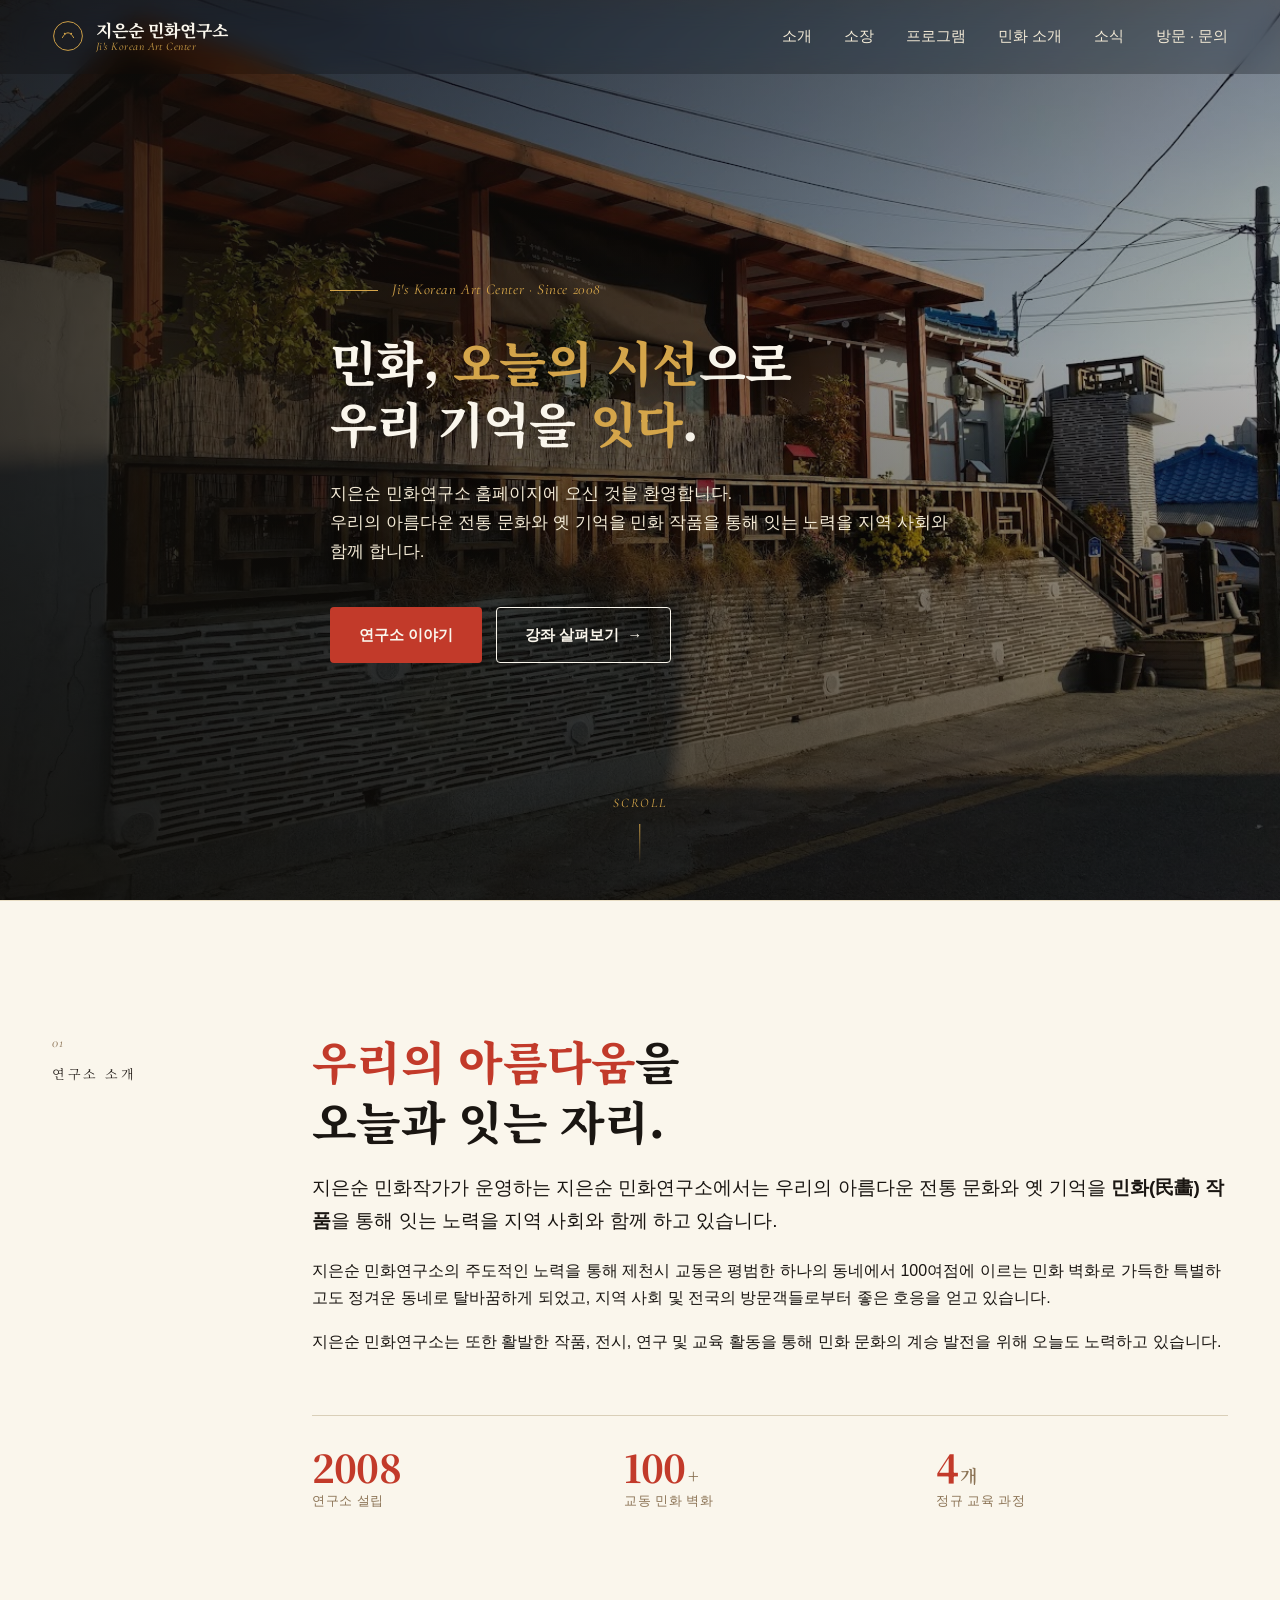
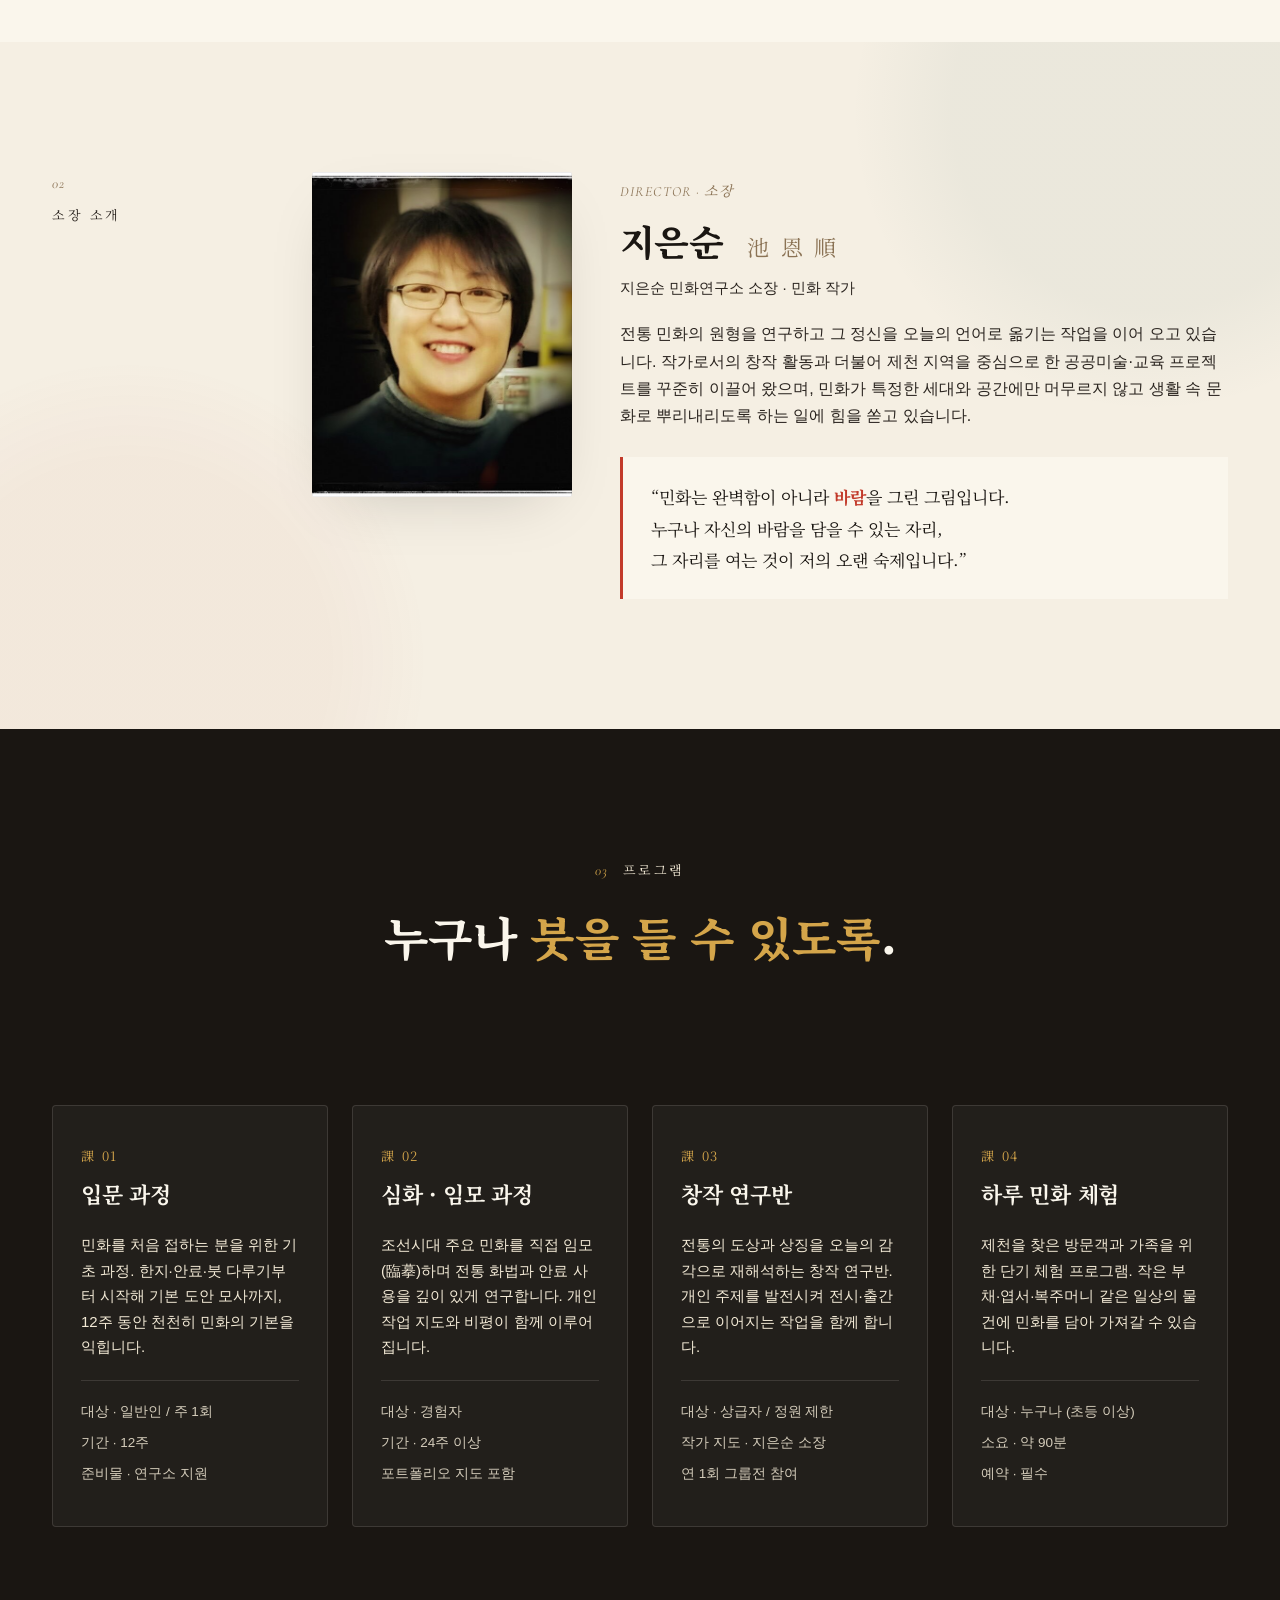
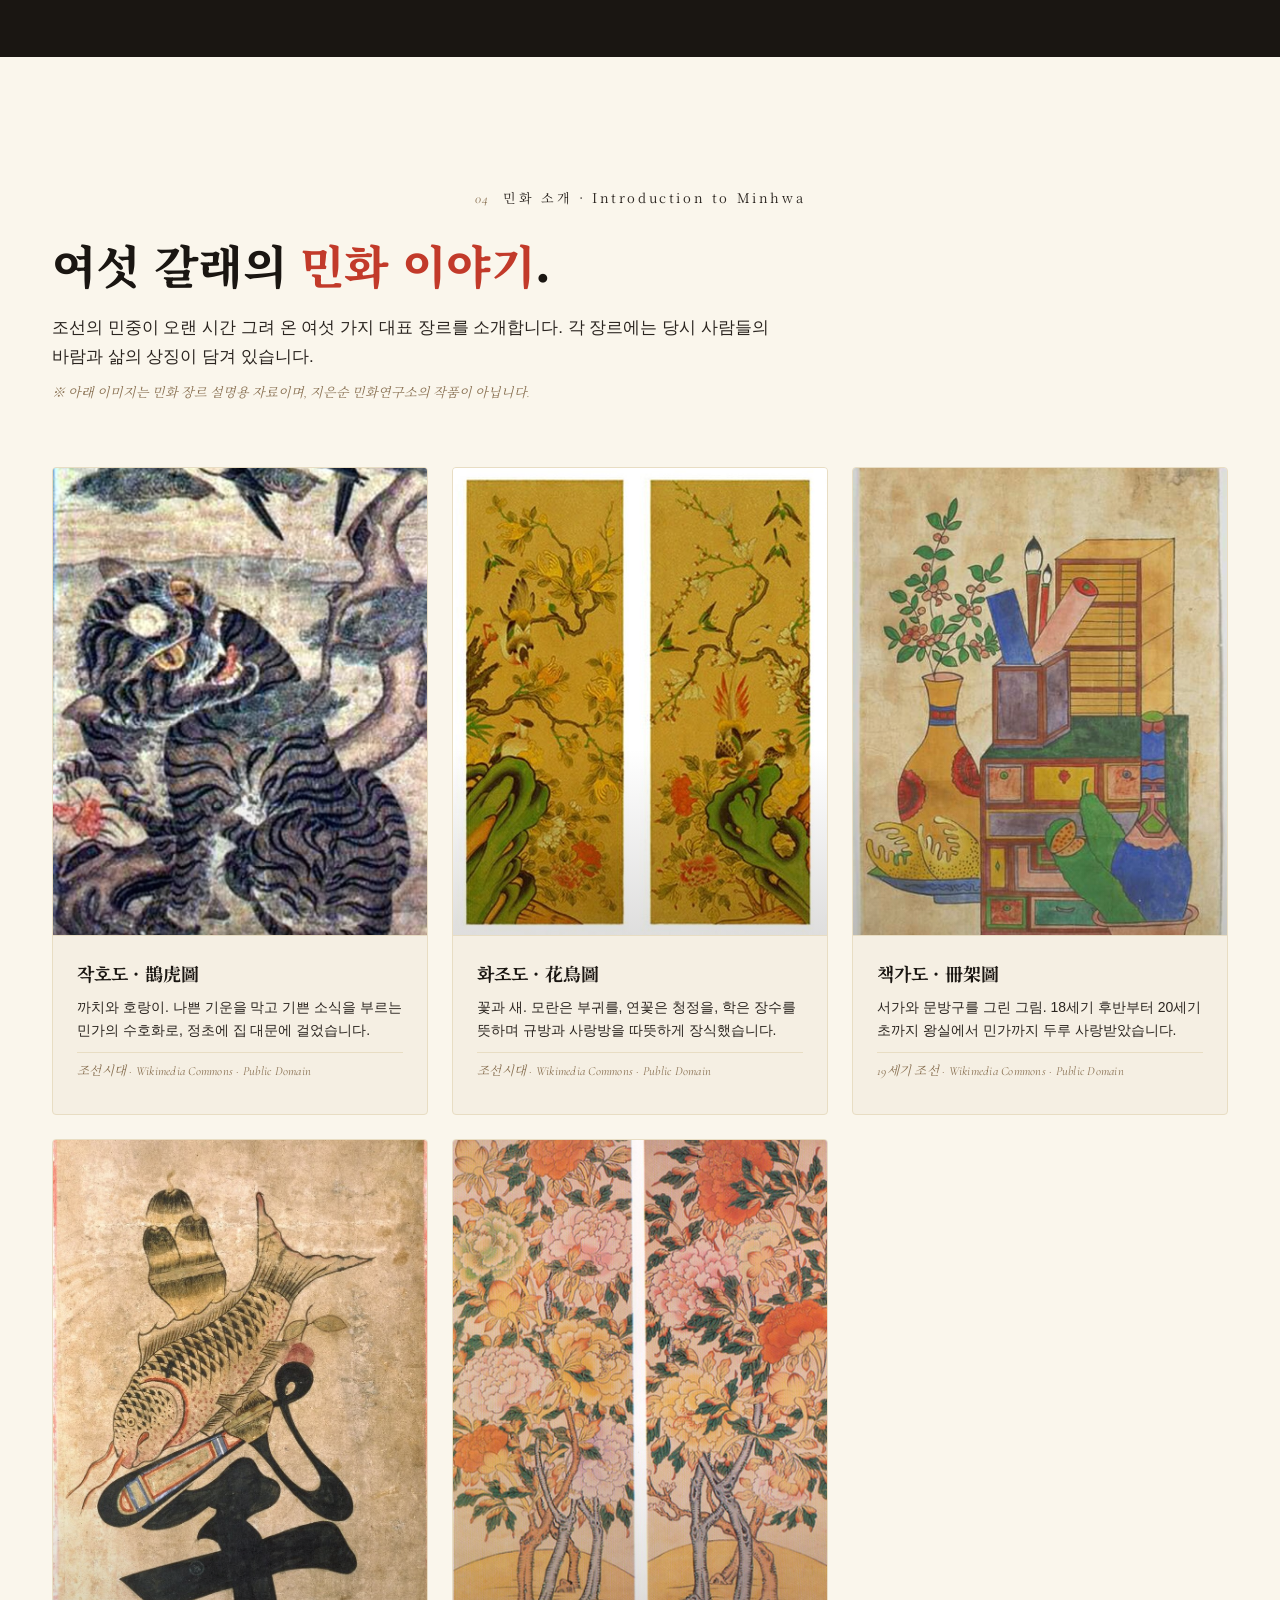
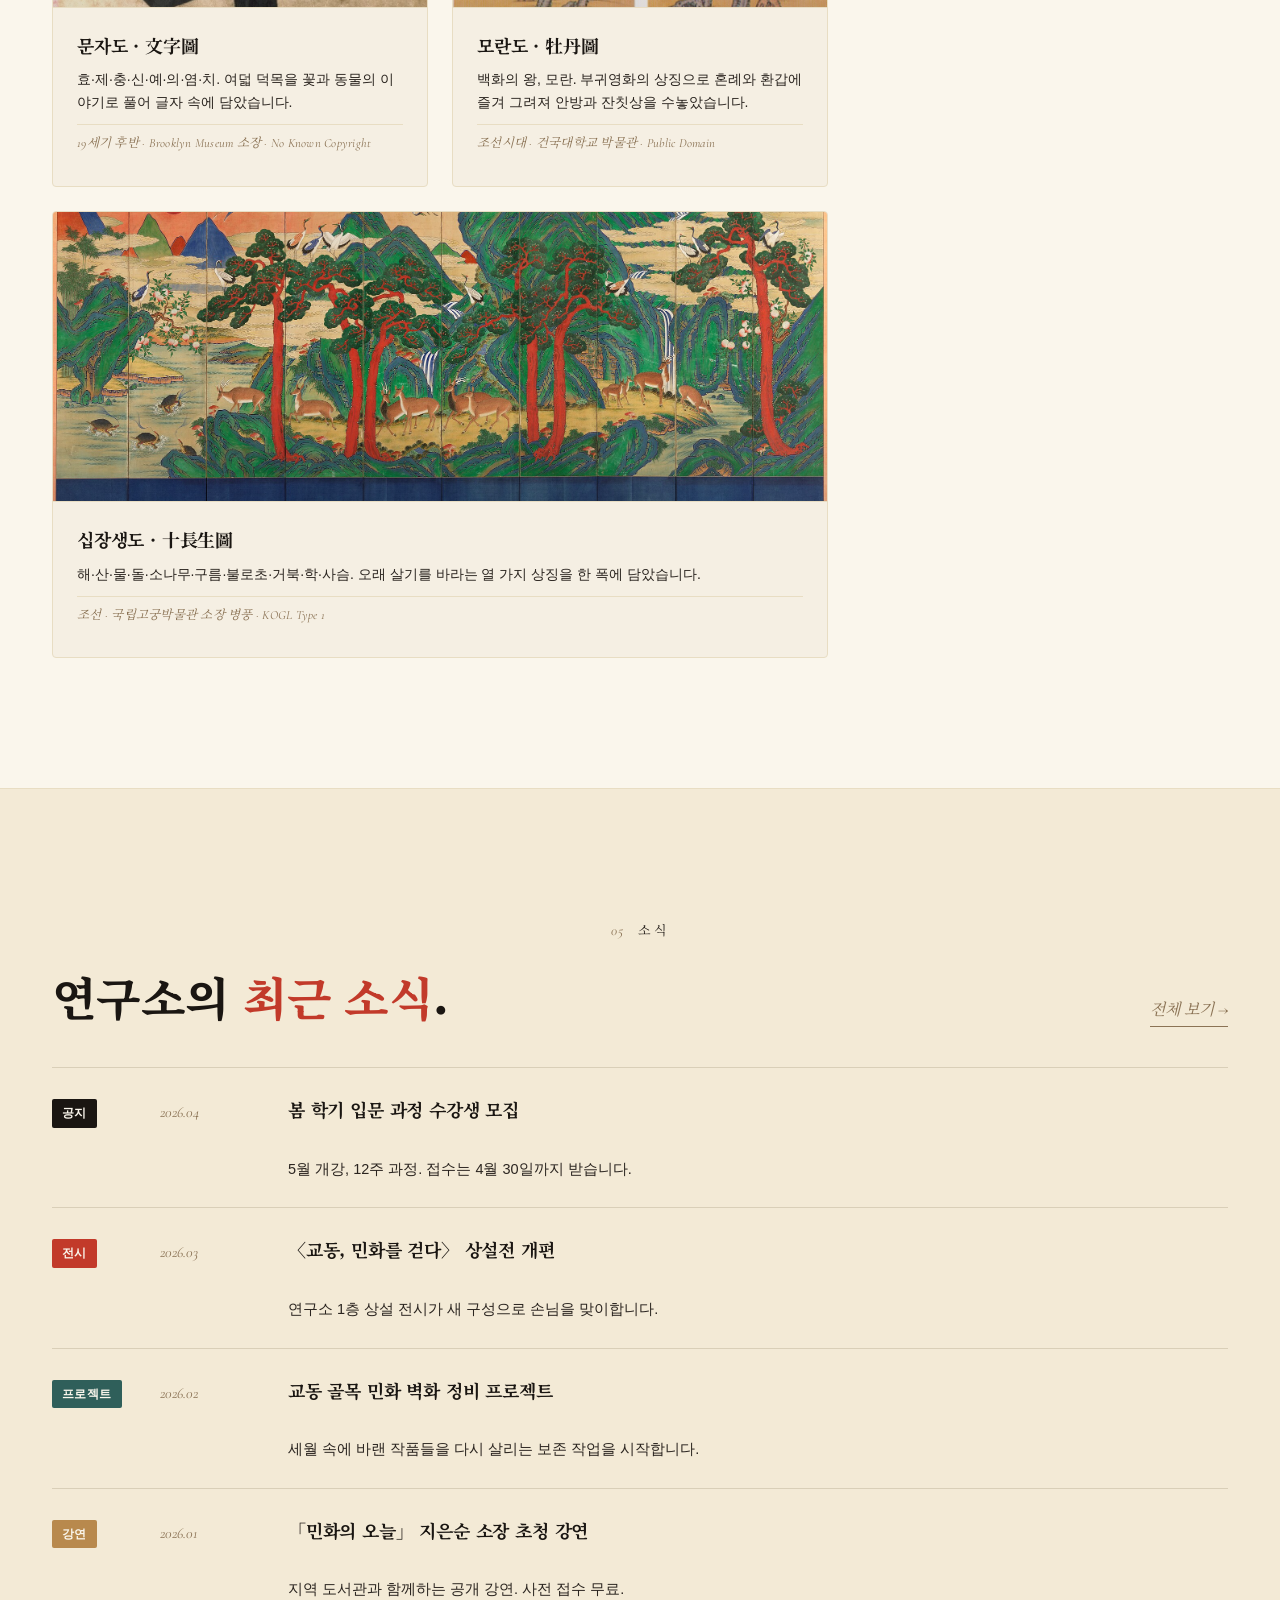
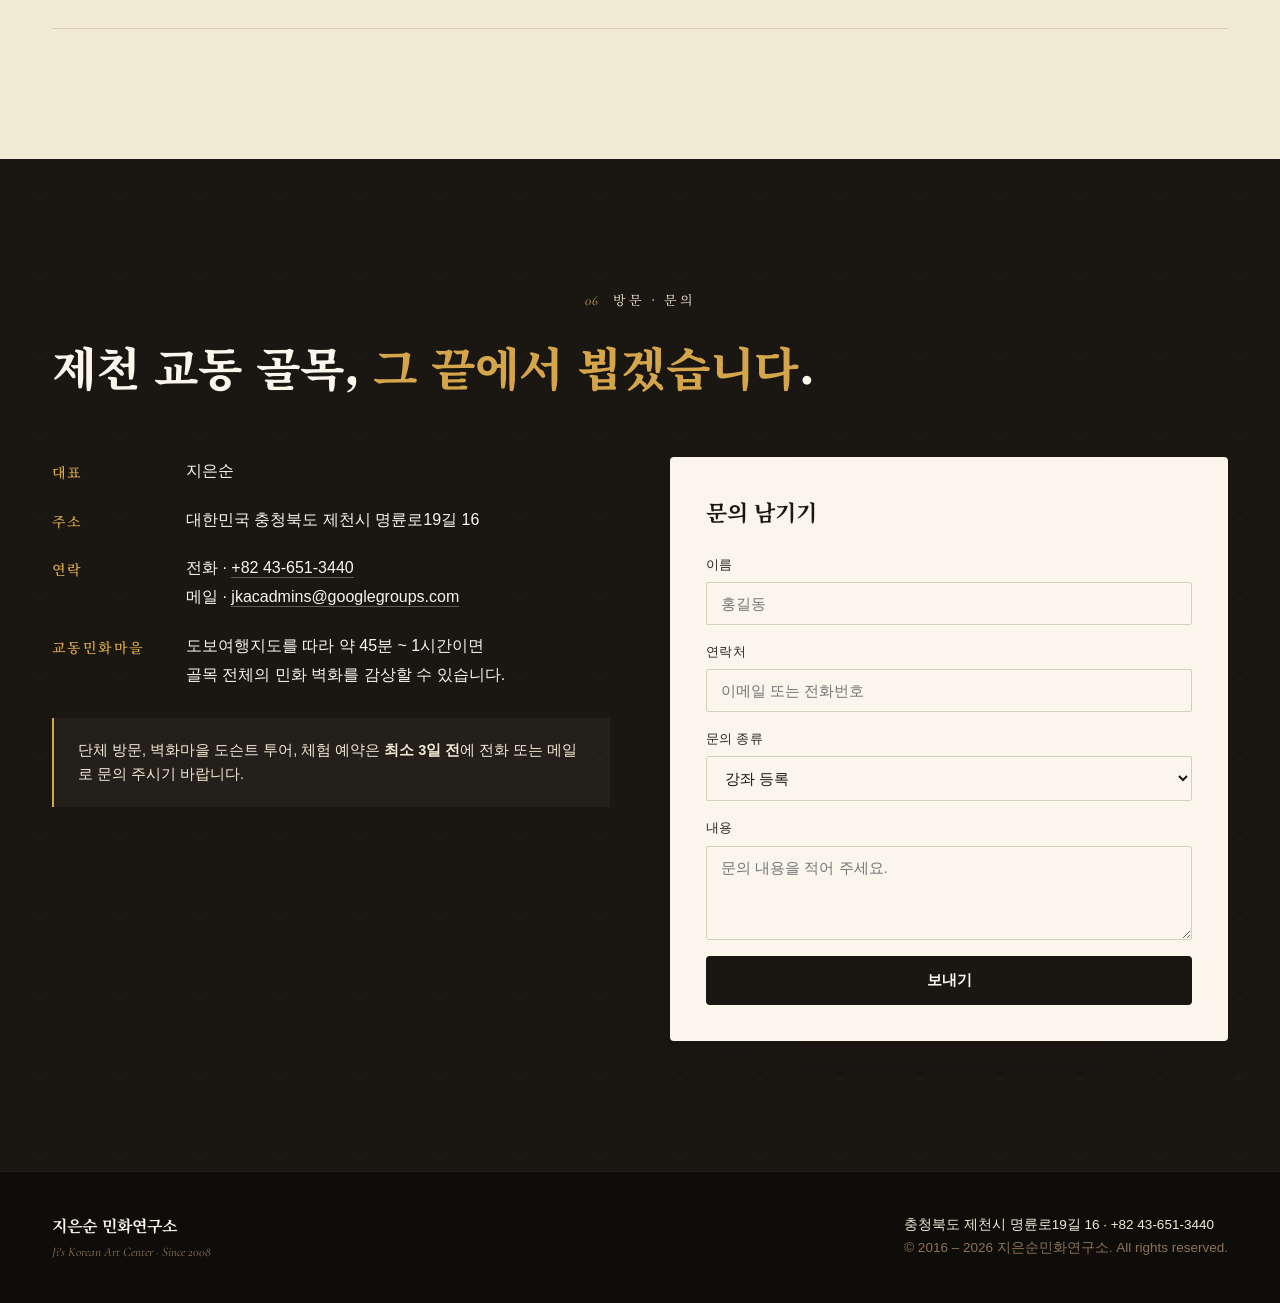
<file: jkac-renewal/index.html>
<!DOCTYPE html>
<html lang="ko">
<head>
  <meta charset="UTF-8" />
  <meta name="viewport" content="width=device-width, initial-scale=1.0" />
  <title>지은순 민화연구소 · JKAC</title>
  <meta name="description" content="지은순 민화연구소(Ji's Korean Art Center)는 우리 전통 민화의 계승과 발전을 위해 연구·창작·교육 활동을 이어갑니다. 제천 교동 민화 벽화마을의 100여 점 작품을 비롯한 다양한 콘텐츠를 만나보세요." />
  <link rel="icon" type="image/svg+xml" href="favicon.svg" />
  <link rel="preconnect" href="https://fonts.googleapis.com" />
  <link rel="preconnect" href="https://fonts.gstatic.com" crossorigin />
  <link href="https://fonts.googleapis.com/css2?family=Noto+Serif+KR:wght@400;600;800&family=Gowun+Batang:wght@400;700&family=Cormorant+Garamond:ital,wght@0,400;0,600;1,400&display=swap" rel="stylesheet" />
  <link rel="stylesheet" href="style.css" />
</head>
<body>
  <!-- Header -->
  <header class="site-header" id="siteHeader">
    <div class="container header-inner">
      <a href="#top" class="brand" aria-label="지은순 민화연구소 홈">
        <span class="brand-mark" aria-hidden="true">
          <svg viewBox="0 0 40 40" width="32" height="32">
            <circle cx="20" cy="20" r="18" fill="none" stroke="currentColor" stroke-width="1.2"/>
            <path d="M13 22c2-4 5-6 7-6s5 2 7 6" fill="none" stroke="currentColor" stroke-width="1.2" stroke-linecap="round"/>
            <circle cx="16" cy="17" r="1.2" fill="currentColor"/>
            <circle cx="24" cy="17" r="1.2" fill="currentColor"/>
          </svg>
        </span>
        <span class="brand-text">
          <span class="brand-ko">지은순 민화연구소</span>
          <span class="brand-en">Ji's Korean Art Center</span>
        </span>
      </a>

      <nav class="nav" aria-label="주요 메뉴">
        <a href="#about">소개</a>
        <a href="#director">소장</a>
        <a href="#program">프로그램</a>
        <a href="#gallery">민화 소개</a>
        <a href="#news">소식</a>
        <a href="#visit">방문 · 문의</a>
      </nav>

      <button class="nav-toggle" id="navToggle" aria-label="메뉴 열기" aria-expanded="false">
        <span></span><span></span><span></span>
      </button>
    </div>
  </header>

  <!-- Hero -->
  <section class="hero" id="top">
    <div class="hero-pattern" aria-hidden="true"></div>
    <div class="container hero-inner">
      <p class="eyebrow"><span class="line"></span> Ji's Korean Art Center · Since 2008</p>
      <h1 class="hero-title">
        민화, <em>오늘의 시선</em>으로<br />
        우리 기억을 <em>잇다</em>.
      </h1>
      <p class="hero-sub">
        지은순 민화연구소 홈페이지에 오신 것을 환영합니다.<br class="break-desktop" />
        우리의 아름다운 전통 문화와 옛 기억을 민화 작품을 통해 잇는 노력을 지역 사회와 함께 합니다.
      </p>
      <div class="hero-ctas">
        <a href="#about" class="btn btn-primary">연구소 이야기</a>
        <a href="#program" class="btn btn-ghost">강좌 살펴보기 <span aria-hidden="true">→</span></a>
      </div>

    </div>
    <div class="hero-scroll" aria-hidden="true">
      <span>Scroll</span>
      <div class="line-down"></div>
    </div>
  </section>

  <!-- About -->
  <section class="section section-about" id="about">
    <div class="container grid-2">
      <div class="section-label">
        <span class="num">01</span>
        <span class="label">연구소 소개</span>
      </div>
      <div class="section-body">
        <h2 class="section-title">
          <span class="accent">우리의 아름다움</span>을<br />
          오늘과 잇는 자리.
        </h2>
        <p class="lead">
          지은순 민화작가가 운영하는 지은순 민화연구소에서는 우리의 아름다운 전통 문화와
          옛 기억을 <strong>민화(民畵) 작품</strong>을 통해 잇는 노력을 지역 사회와 함께 하고 있습니다.
        </p>
        <p>
          지은순 민화연구소의 주도적인 노력을 통해 제천시 교동은 평범한 하나의 동네에서
          100여점에 이르는 민화 벽화로 가득한 특별하고도 정겨운 동네로 탈바꿈하게 되었고,
          지역 사회 및 전국의 방문객들로부터 좋은 호응을 얻고 있습니다.
        </p>
        <p>
          지은순 민화연구소는 또한 활발한 작품, 전시, 연구 및 교육 활동을 통해
          민화 문화의 계승 발전을 위해 오늘도 노력하고 있습니다.
        </p>

        <ul class="kpi">
          <li>
            <span class="kpi-num">2008</span>
            <span class="kpi-label">연구소 설립</span>
          </li>
          <li>
            <span class="kpi-num">100<small>+</small></span>
            <span class="kpi-label">교동 민화 벽화</span>
          </li>
          <li>
            <span class="kpi-num">4<small>개</small></span>
            <span class="kpi-label">정규 교육 과정</span>
          </li>
        </ul>
      </div>
    </div>
  </section>

  <!-- Director -->
  <section class="section section-director" id="director">
    <div class="container grid-2 reverse">
      <div class="section-label">
        <span class="num">02</span>
        <span class="label">소장 소개</span>
      </div>
      <div class="section-body">
        <div class="director-card">
          <div class="director-portrait">
            <img src="img/director.jpg" alt="지은순 소장 인물 사진" loading="lazy" />
          </div>
          <div class="director-text">
            <p class="kicker">Director · 소장</p>
            <h2 class="director-name">지은순 <span>池 恩 順</span></h2>
            <p class="director-title">지은순 민화연구소 소장 · 민화 작가</p>
            <p class="director-desc">
              전통 민화의 원형을 연구하고 그 정신을 오늘의 언어로 옮기는 작업을 이어 오고 있습니다.
              작가로서의 창작 활동과 더불어 제천 지역을 중심으로 한 공공미술·교육 프로젝트를 꾸준히 이끌어
              왔으며, 민화가 특정한 세대와 공간에만 머무르지 않고 생활 속 문화로 뿌리내리도록 하는 일에
              힘을 쏟고 있습니다.
            </p>
            <blockquote class="director-quote">
              “민화는 완벽함이 아니라 <em>바람</em>을 그린 그림입니다.<br />
              누구나 자신의 바람을 담을 수 있는 자리,<br />
              그 자리를 여는 것이 저의 오랜 숙제입니다.”
            </blockquote>
          </div>
        </div>
      </div>
    </div>
  </section>

  <!-- Program -->
  <section class="section section-program" id="program">
    <div class="container">
      <div class="section-label inline">
        <span class="num">03</span>
        <span class="label">프로그램</span>
      </div>
      <h2 class="section-title">
        누구나 <span class="accent">붓을 들 수 있도록</span>.
      </h2>
      <p class="section-sub">
        입문부터 심화, 체험까지. 민화를 처음 만나는 이부터 오랫동안 함께해 온 분까지 모두를 위한 네 갈래의 길입니다.
      </p>

      <div class="program-grid">
        <article class="program-card">
          <div class="program-head">
            <span class="program-num">課 01</span>
            <h3>입문 과정</h3>
          </div>
          <p class="program-desc">
            민화를 처음 접하는 분을 위한 기초 과정. 한지·안료·붓 다루기부터 시작해
            기본 도안 모사까지, 12주 동안 천천히 민화의 기본을 익힙니다.
          </p>
          <ul class="program-meta">
            <li>대상 · 일반인 / 주 1회</li>
            <li>기간 · 12주</li>
            <li>준비물 · 연구소 지원</li>
          </ul>
        </article>

        <article class="program-card">
          <div class="program-head">
            <span class="program-num">課 02</span>
            <h3>심화 · 임모 과정</h3>
          </div>
          <p class="program-desc">
            조선시대 주요 민화를 직접 임모(臨摹)하며 전통 화법과 안료 사용을 깊이 있게
            연구합니다. 개인 작업 지도와 비평이 함께 이루어집니다.
          </p>
          <ul class="program-meta">
            <li>대상 · 경험자</li>
            <li>기간 · 24주 이상</li>
            <li>포트폴리오 지도 포함</li>
          </ul>
        </article>

        <article class="program-card">
          <div class="program-head">
            <span class="program-num">課 03</span>
            <h3>창작 연구반</h3>
          </div>
          <p class="program-desc">
            전통의 도상과 상징을 오늘의 감각으로 재해석하는 창작 연구반.
            개인 주제를 발전시켜 전시·출간으로 이어지는 작업을 함께 합니다.
          </p>
          <ul class="program-meta">
            <li>대상 · 상급자 / 정원 제한</li>
            <li>작가 지도 · 지은순 소장</li>
            <li>연 1회 그룹전 참여</li>
          </ul>
        </article>

        <article class="program-card">
          <div class="program-head">
            <span class="program-num">課 04</span>
            <h3>하루 민화 체험</h3>
          </div>
          <p class="program-desc">
            제천을 찾은 방문객과 가족을 위한 단기 체험 프로그램. 작은 부채·엽서·복주머니
            같은 일상의 물건에 민화를 담아 가져갈 수 있습니다.
          </p>
          <ul class="program-meta">
            <li>대상 · 누구나 (초등 이상)</li>
            <li>소요 · 약 90분</li>
            <li>예약 · 필수</li>
          </ul>
        </article>
      </div>
    </div>
  </section>

  <!-- Gallery -->
  <section class="section section-gallery" id="gallery">
    <div class="container">
      <div class="section-label inline">
        <span class="num">04</span>
        <span class="label">민화 소개 · Introduction to Minhwa</span>
      </div>
      <h2 class="section-title">
        여섯 갈래의 <span class="accent">민화 이야기</span>.
      </h2>
      <p class="section-sub">
        조선의 민중이 오랜 시간 그려 온 여섯 가지 대표 장르를 소개합니다.
        각 장르에는 당시 사람들의 바람과 삶의 상징이 담겨 있습니다.
        <br />
        <em class="sub-note">※ 아래 이미지는 민화 장르 설명용 자료이며, 지은순 민화연구소의 작품이 아닙니다.</em>
      </p>

      <div class="gallery-grid">
        <figure class="gallery-item">
          <div class="tile">
            <img
              src="img/jakho.jpg"
              alt="작호도 — 까치와 호랑이를 그린 조선시대 민화"
              loading="lazy" />
          </div>
          <figcaption>
            <h4>작호도 · 鵲虎圖</h4>
            <p>까치와 호랑이. 나쁜 기운을 막고 기쁜 소식을 부르는 민가의 수호화로, 정초에 집 대문에 걸었습니다.</p>
            <p class="source">조선시대 · Wikimedia Commons · Public Domain</p>
          </figcaption>
        </figure>

        <figure class="gallery-item">
          <div class="tile">
            <img
              src="img/hwajo.jpg"
              alt="화조도 — 꽃과 새를 그린 조선시대 민화"
              loading="lazy" />
          </div>
          <figcaption>
            <h4>화조도 · 花鳥圖</h4>
            <p>꽃과 새. 모란은 부귀를, 연꽃은 청정을, 학은 장수를 뜻하며 규방과 사랑방을 따뜻하게 장식했습니다.</p>
            <p class="source">조선시대 · Wikimedia Commons · Public Domain</p>
          </figcaption>
        </figure>

        <figure class="gallery-item">
          <div class="tile">
            <img
              src="img/chaekga.jpg"
              alt="책가도 — 서가와 책·문방구를 그린 조선시대 민화"
              loading="lazy" />
          </div>
          <figcaption>
            <h4>책가도 · 冊架圖</h4>
            <p>서가와 문방구를 그린 그림. 18세기 후반부터 20세기 초까지 왕실에서 민가까지 두루 사랑받았습니다.</p>
            <p class="source">19세기 조선 · Wikimedia Commons · Public Domain</p>
          </figcaption>
        </figure>

        <figure class="gallery-item">
          <div class="tile">
            <img
              src="img/munja-hyo.jpg"
              alt="문자도 효(孝) — 효 덕목을 글자로 담아낸 조선시대 민화"
              loading="lazy" />
          </div>
          <figcaption>
            <h4>문자도 · 文字圖</h4>
            <p>효·제·충·신·예·의·염·치. 여덟 덕목을 꽃과 동물의 이야기로 풀어 글자 속에 담았습니다.</p>
            <p class="source">19세기 후반 · Brooklyn Museum 소장 · No Known Copyright</p>
          </figcaption>
        </figure>

        <figure class="gallery-item">
          <div class="tile">
            <img
              src="img/moran.jpg"
              alt="모란도 — 부귀영화의 상징 모란을 그린 조선시대 민화"
              loading="lazy" />
          </div>
          <figcaption>
            <h4>모란도 · 牡丹圖</h4>
            <p>백화의 왕, 모란. 부귀영화의 상징으로 혼례와 환갑에 즐겨 그려져 안방과 잔칫상을 수놓았습니다.</p>
            <p class="source">조선시대 · 건국대학교 박물관 · Public Domain</p>
          </figcaption>
        </figure>

        <figure class="gallery-item">
          <div class="tile tile-wide">
            <img
              src="img/sipjangsaeng.jpg"
              alt="십장생도 — 해·산·물·돌·소나무·구름·불로초·거북·학·사슴을 그린 조선 병풍"
              loading="lazy" />
          </div>
          <figcaption>
            <h4>십장생도 · 十長生圖</h4>
            <p>해·산·물·돌·소나무·구름·불로초·거북·학·사슴. 오래 살기를 바라는 열 가지 상징을 한 폭에 담았습니다.</p>
            <p class="source">조선 · 국립고궁박물관 소장 병풍 · KOGL Type 1</p>
          </figcaption>
        </figure>
      </div>

    </div>
  </section>

  <!-- News -->
  <section class="section section-news" id="news">
    <div class="container">
      <div class="section-label inline">
        <span class="num">05</span>
        <span class="label">소식</span>
      </div>
      <div class="news-header">
        <h2 class="section-title">
          연구소의 <span class="accent">최근 소식</span>.
        </h2>
        <a href="#visit" class="news-all">전체 보기 <span aria-hidden="true">→</span></a>
      </div>

      <ul class="news-list">
        <li class="news-item">
          <span class="news-tag">공지</span>
          <time datetime="2026-04">2026.04</time>
          <h4>봄 학기 입문 과정 수강생 모집</h4>
          <p>5월 개강, 12주 과정. 접수는 4월 30일까지 받습니다.</p>
        </li>
        <li class="news-item">
          <span class="news-tag">전시</span>
          <time datetime="2026-03">2026.03</time>
          <h4>〈교동, 민화를 걷다〉 상설전 개편</h4>
          <p>연구소 1층 상설 전시가 새 구성으로 손님을 맞이합니다.</p>
        </li>
        <li class="news-item">
          <span class="news-tag">프로젝트</span>
          <time datetime="2026-02">2026.02</time>
          <h4>교동 골목 민화 벽화 정비 프로젝트</h4>
          <p>세월 속에 바랜 작품들을 다시 살리는 보존 작업을 시작합니다.</p>
        </li>
        <li class="news-item">
          <span class="news-tag">강연</span>
          <time datetime="2026-01">2026.01</time>
          <h4>「민화의 오늘」 지은순 소장 초청 강연</h4>
          <p>지역 도서관과 함께하는 공개 강연. 사전 접수 무료.</p>
        </li>
      </ul>
    </div>
  </section>

  <!-- Visit & Contact -->
  <section class="section section-visit" id="visit">
    <div class="container">
      <div class="section-label inline light">
        <span class="num">06</span>
        <span class="label">방문 · 문의</span>
      </div>
      <h2 class="section-title light">
        제천 교동 골목, <span class="accent light">그 끝에서 뵙겠습니다</span>.
      </h2>

      <div class="visit-grid">
        <div class="visit-info">
          <dl>
            <dt>대표</dt>
            <dd>지은순</dd>

            <dt>주소</dt>
            <dd>대한민국 충청북도 제천시 명륜로19길 16</dd>

            <dt>연락</dt>
            <dd>
              전화 · <a href="tel:+82436513440">+82 43-651-3440</a><br />
              메일 · <a href="mailto:jkacadmins@googlegroups.com">jkacadmins@googlegroups.com</a>
            </dd>

            <dt>교동민화마을</dt>
            <dd>
              도보여행지도를 따라 약 45분 ~ 1시간이면<br />
              골목 전체의 민화 벽화를 감상할 수 있습니다.
            </dd>
          </dl>

          <p class="visit-note">
            단체 방문, 벽화마을 도슨트 투어, 체험 예약은 <strong>최소 3일 전</strong>에 전화 또는 메일로
            문의 주시기 바랍니다.
          </p>
        </div>

        <form class="visit-form" onsubmit="return false;" aria-label="문의 폼">
          <h3>문의 남기기</h3>
          <label>
            <span>이름</span>
            <input type="text" name="name" placeholder="홍길동" required />
          </label>
          <label>
            <span>연락처</span>
            <input type="text" name="contact" placeholder="이메일 또는 전화번호" required />
          </label>
          <label>
            <span>문의 종류</span>
            <select name="type">
              <option>강좌 등록</option>
              <option>단체 방문</option>
              <option>체험 예약</option>
              <option>작품 / 콜라보</option>
              <option>기타</option>
            </select>
          </label>
          <label>
            <span>내용</span>
            <textarea name="message" rows="4" placeholder="문의 내용을 적어 주세요."></textarea>
          </label>
          <button type="submit" class="btn btn-primary btn-full">보내기</button>
        </form>
      </div>
    </div>
  </section>

  <!-- Footer -->
  <footer class="site-footer">
    <div class="container footer-inner">
      <div class="footer-brand">
        <p class="footer-logo">지은순 민화연구소</p>
        <p class="footer-en">Ji's Korean Art Center · Since 2008</p>
      </div>
      <div class="footer-meta">
        <p>충청북도 제천시 명륜로19길 16 · +82 43-651-3440</p>
        <p>© 2016 – 2026 지은순민화연구소. All rights reserved.</p>
      </div>
    </div>
  </footer>

  <script src="script.js"></script>
</body>
</html>
</file>
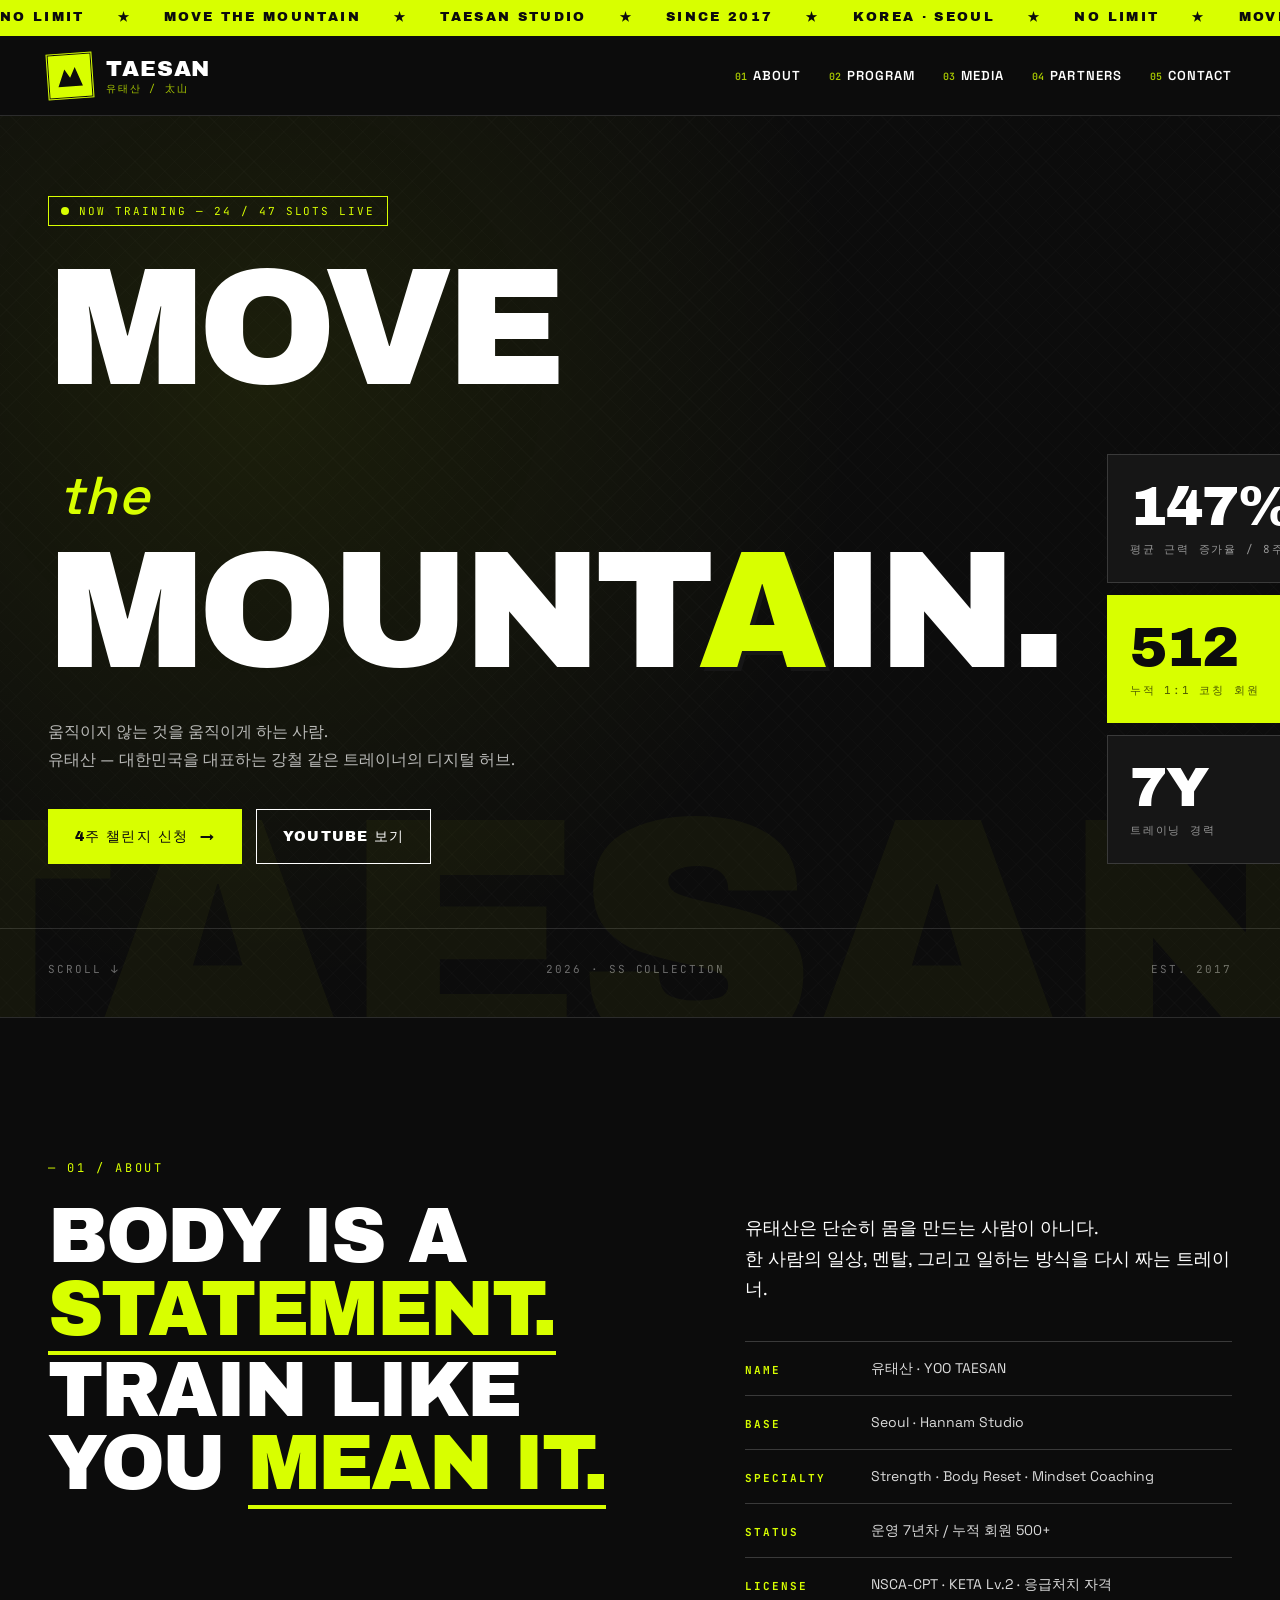
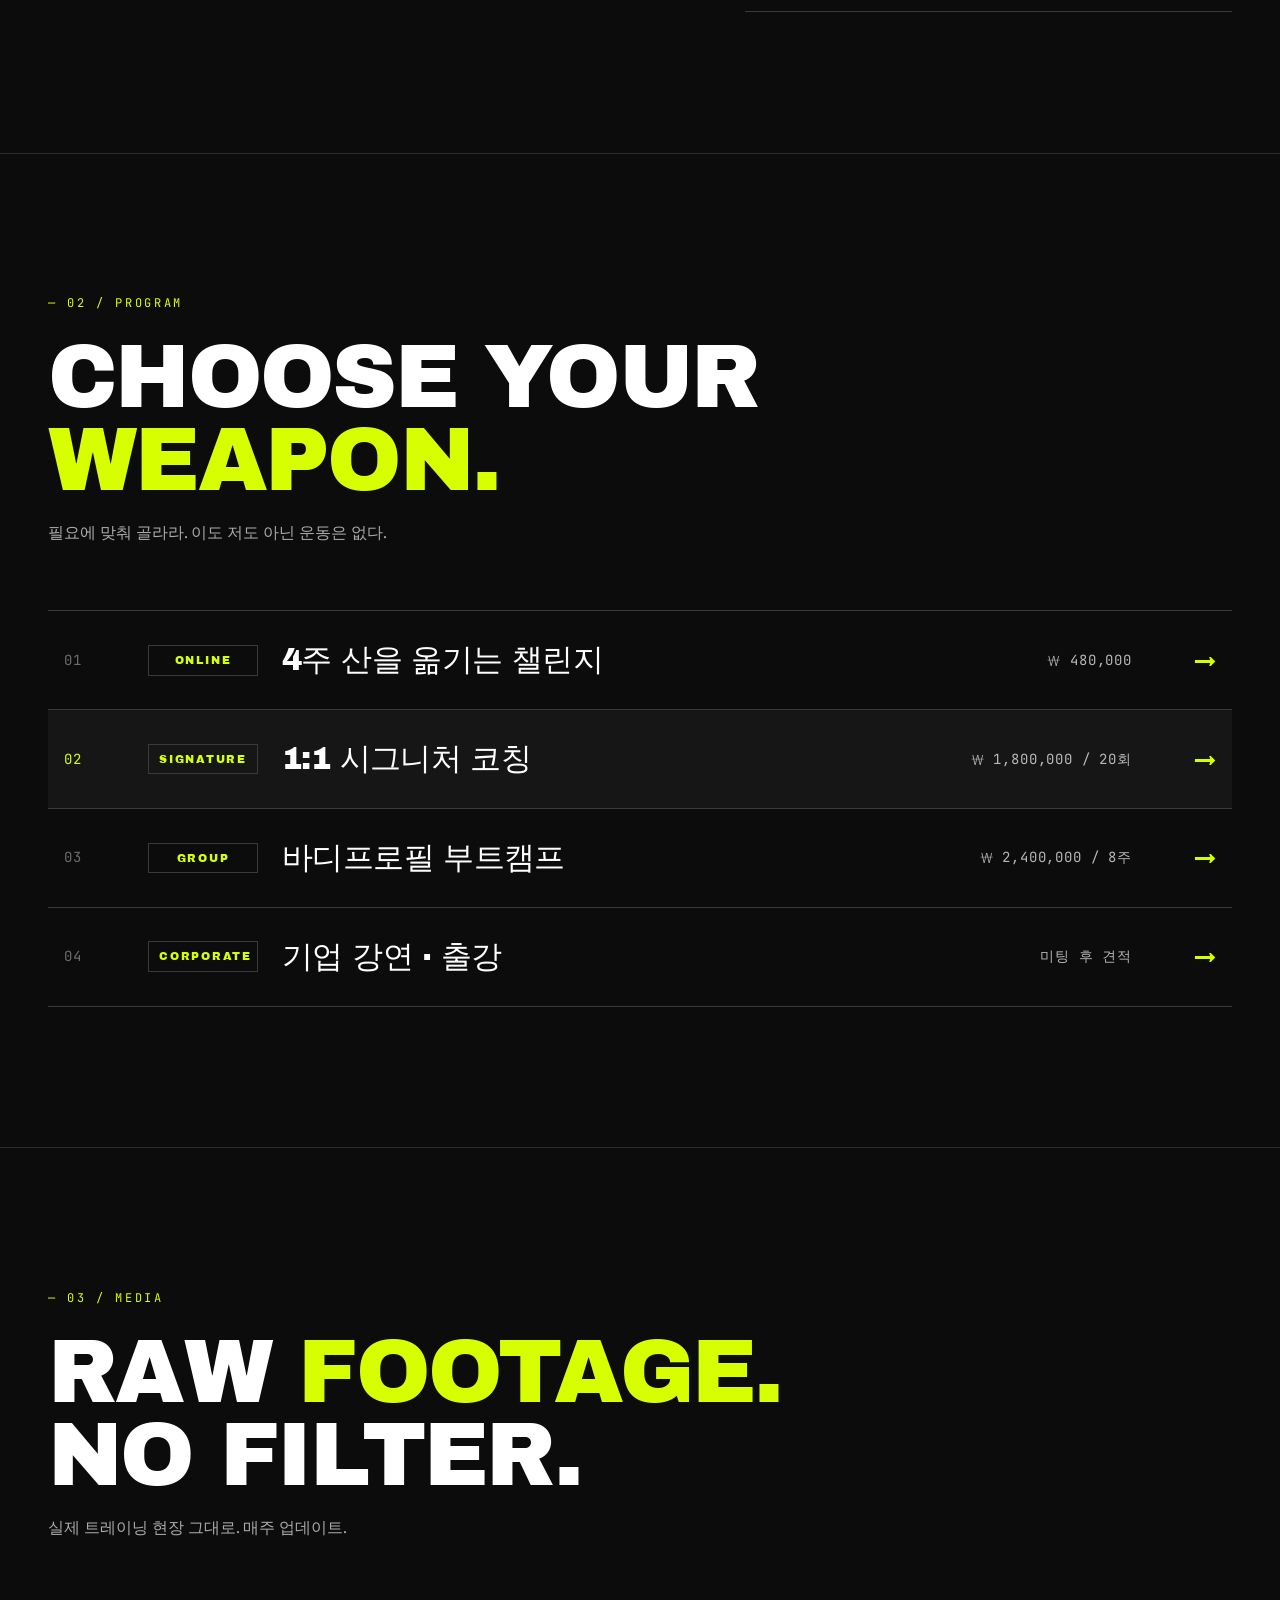
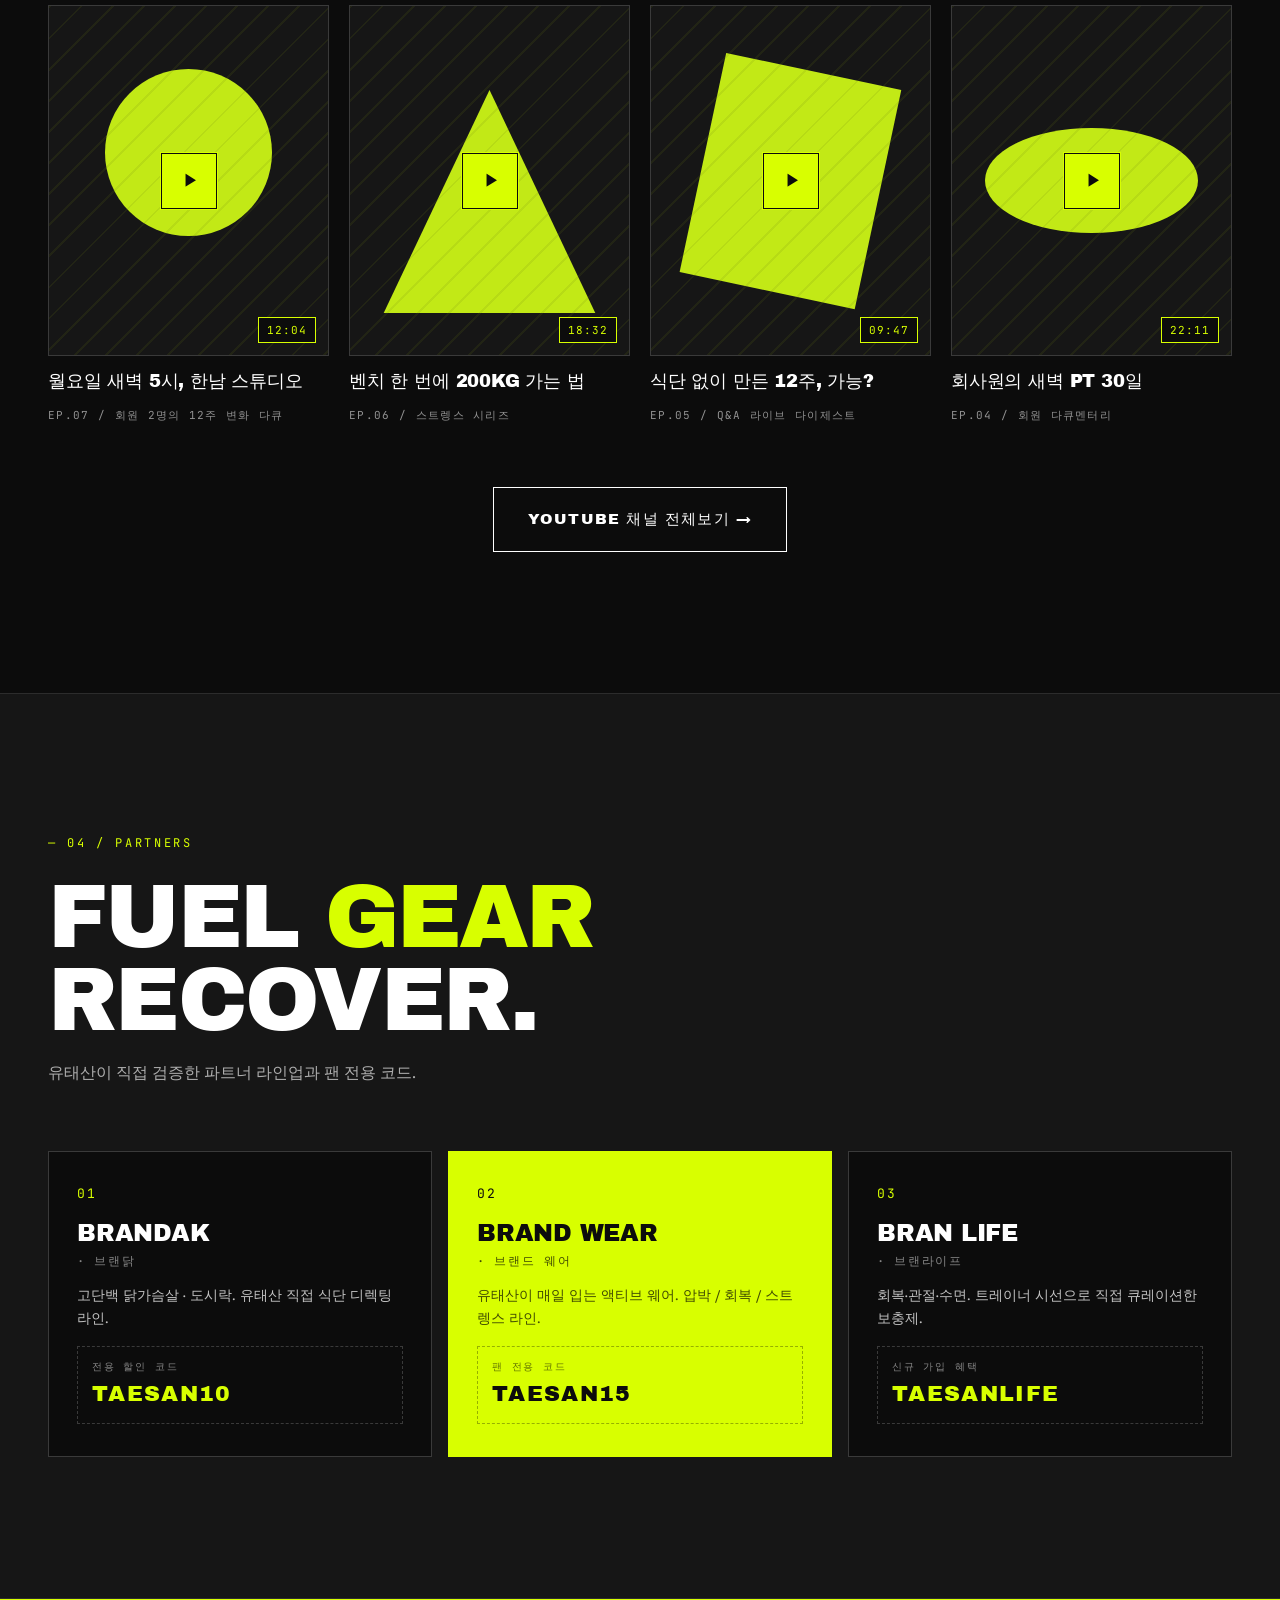
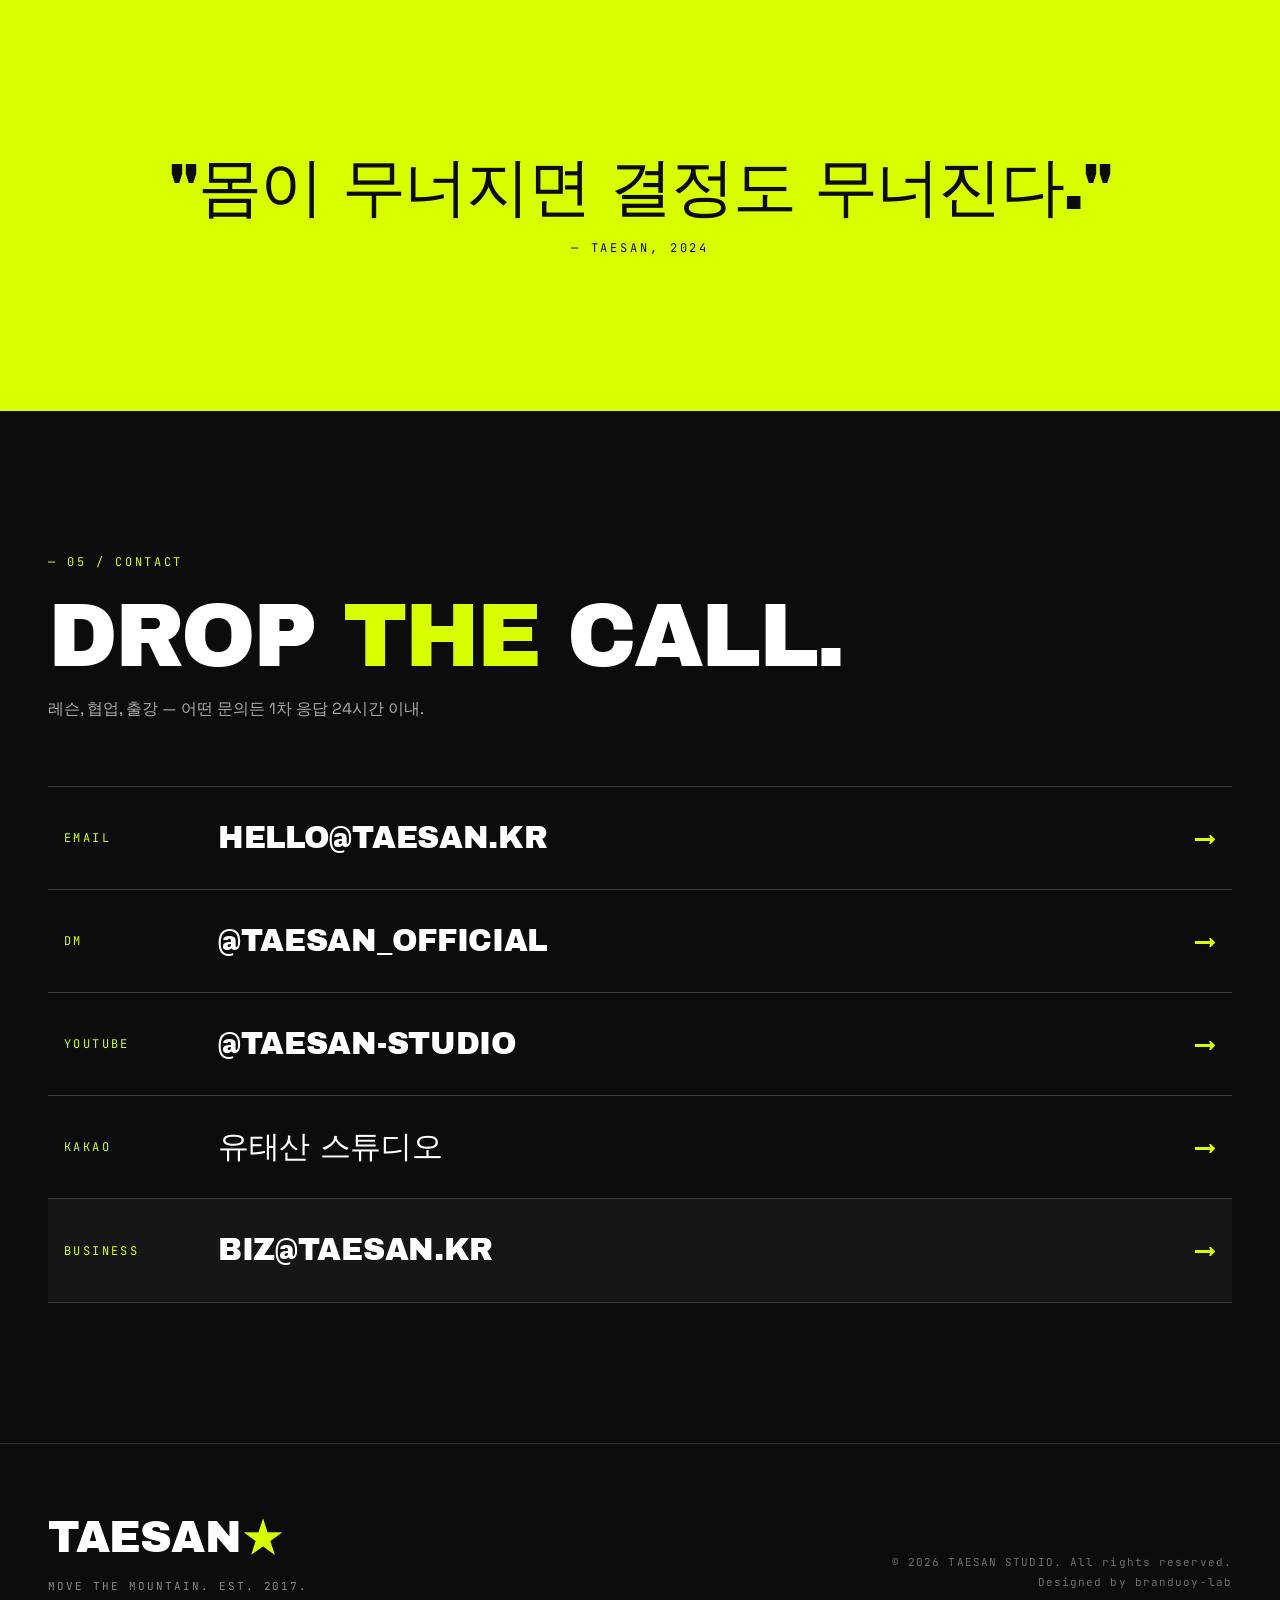
<file: taesan-portfolio/index.html>
<!DOCTYPE html>
<html lang="ko">
<head>
  <meta charset="UTF-8" />
  <meta name="viewport" content="width=device-width, initial-scale=1.0" />
  <title>TAESAN · 유태산 — Move The Mountain.</title>
  <meta name="description" content="대한민국을 대표하는 강철 같은 트레이너, 유태산. 한계를 부수는 4주 챌린지부터 1:1 시그니처 코칭, 비즈니스 협업까지 — 단 하나의 디지털 허브에서 만나보세요." />
  <link rel="icon" type="image/svg+xml" href="favicon.svg" />
  <link rel="preconnect" href="https://fonts.googleapis.com" />
  <link rel="preconnect" href="https://fonts.gstatic.com" crossorigin />
  <link href="https://fonts.googleapis.com/css2?family=Archivo+Black&family=Space+Grotesk:wght@400;500;600;700&family=JetBrains+Mono:wght@400;700&family=Pretendard:wght@400;500;700;800&display=swap" rel="stylesheet" />
  <link rel="stylesheet" href="style.css" />
</head>
<body>

  <!-- Top Marquee -->
  <div class="marquee" aria-hidden="true">
    <div class="marquee-track">
      <span>NO LIMIT</span><span>★</span>
      <span>MOVE THE MOUNTAIN</span><span>★</span>
      <span>TAESAN STUDIO</span><span>★</span>
      <span>SINCE 2017</span><span>★</span>
      <span>KOREA · SEOUL</span><span>★</span>
      <span>NO LIMIT</span><span>★</span>
      <span>MOVE THE MOUNTAIN</span><span>★</span>
      <span>TAESAN STUDIO</span><span>★</span>
      <span>SINCE 2017</span><span>★</span>
      <span>KOREA · SEOUL</span><span>★</span>
    </div>
  </div>

  <!-- Header -->
  <header class="site-header" id="siteHeader">
    <div class="container header-inner">
      <a href="#top" class="brand">
        <span class="brand-mark">
          <svg viewBox="0 0 32 32" width="28" height="28" aria-hidden="true">
            <path d="M2 28 L10 8 L16 18 L22 6 L30 28 Z" fill="currentColor" />
          </svg>
        </span>
        <span class="brand-text">
          <span class="brand-en">TAESAN</span>
          <span class="brand-ko">유태산 / 太山</span>
        </span>
      </a>

      <nav class="nav" aria-label="주요 메뉴">
        <a href="#about"><i>01</i> About</a>
        <a href="#program"><i>02</i> Program</a>
        <a href="#media"><i>03</i> Media</a>
        <a href="#partners"><i>04</i> Partners</a>
        <a href="#contact"><i>05</i> Contact</a>
      </nav>

      <button class="nav-toggle" id="navToggle" aria-label="메뉴 열기" aria-expanded="false">
        <span></span><span></span>
      </button>
    </div>
  </header>

  <!-- Hero -->
  <section class="hero" id="top">
    <div class="hero-noise" aria-hidden="true"></div>
    <div class="hero-grid">
      <div class="hero-left">
        <p class="meta-tag"><span class="dot"></span> NOW TRAINING — 24 / 47 SLOTS LIVE</p>
        <h1 class="hero-title">
          <span class="word w1">MOVE</span>
          <span class="word w2">THE</span>
          <span class="word w3">MOUNT<em>A</em>IN.</span>
        </h1>
        <p class="hero-sub">
          움직이지 않는 것을 움직이게 하는 사람. <br />
          유태산 — 대한민국을 대표하는 강철 같은 트레이너의 디지털 허브.
        </p>
        <div class="hero-ctas">
          <a href="#program" class="btn btn-primary"><span>4주 챌린지 신청</span> <em>→</em></a>
          <a href="#media" class="btn btn-line">YouTube 보기</a>
        </div>
      </div>

      <aside class="hero-right">
        <div class="stat-card">
          <span class="stat-num">147%</span>
          <span class="stat-k">평균 근력 증가율 / 8주</span>
        </div>
        <div class="stat-card alt">
          <span class="stat-num">512</span>
          <span class="stat-k">누적 1:1 코칭 회원</span>
        </div>
        <div class="stat-card">
          <span class="stat-num">7Y</span>
          <span class="stat-k">트레이닝 경력</span>
        </div>
      </aside>
    </div>

    <div class="hero-foot">
      <span>SCROLL ↓</span>
      <span>2026 · SS COLLECTION</span>
      <span>EST. 2017</span>
    </div>
  </section>

  <!-- Manifesto -->
  <section class="section manifesto" id="about">
    <div class="container">
      <p class="section-num">— 01 / ABOUT</p>
      <div class="manifesto-grid">
        <h2 class="manifesto-title">
          BODY IS A <em>STATEMENT.</em><br />
          TRAIN LIKE YOU <em>MEAN IT.</em>
        </h2>
        <div class="manifesto-body">
          <p class="lead">
            유태산은 단순히 몸을 만드는 사람이 아니다. <br />
            한 사람의 일상, 멘탈, 그리고 일하는 방식을 다시 짜는 트레이너.
          </p>
          <ul class="bio-list">
            <li><b>NAME</b><span>유태산 · YOO TAESAN</span></li>
            <li><b>BASE</b><span>Seoul · Hannam Studio</span></li>
            <li><b>SPECIALTY</b><span>Strength · Body Reset · Mindset Coaching</span></li>
            <li><b>STATUS</b><span>운영 7년차 / 누적 회원 500+</span></li>
            <li><b>LICENSE</b><span>NSCA-CPT · KETA Lv.2 · 응급처치 자격</span></li>
          </ul>
        </div>
      </div>
    </div>
  </section>

  <!-- Program -->
  <section class="section program" id="program">
    <div class="container">
      <header class="section-head">
        <p class="section-num">— 02 / PROGRAM</p>
        <h2 class="section-title">CHOOSE YOUR<br /> <em>WEAPON.</em></h2>
        <p class="section-desc">필요에 맞춰 골라라. 이도 저도 아닌 운동은 없다.</p>
      </header>

      <div class="program-list">
        <a href="#contact" class="program-row">
          <span class="row-num">01</span>
          <span class="row-tag">ONLINE</span>
          <h3 class="row-title">4주 산을 옮기는 챌린지</h3>
          <p class="row-desc">전국 어디서나. 매일 영상 피드백 + 단체 챌린지룸 + 전후 리포트.</p>
          <span class="row-price">₩ 480,000</span>
          <span class="row-arrow">→</span>
        </a>
        <a href="#contact" class="program-row featured">
          <span class="row-num">02</span>
          <span class="row-tag">SIGNATURE</span>
          <h3 class="row-title">1:1 시그니처 코칭</h3>
          <p class="row-desc">한남 스튜디오 1:1 PT. 자세 보정 · 식단 · 회복 케어 모두 포함.</p>
          <span class="row-price">₩ 1,800,000 / 20회</span>
          <span class="row-arrow">→</span>
        </a>
        <a href="#contact" class="program-row">
          <span class="row-num">03</span>
          <span class="row-tag">GROUP</span>
          <h3 class="row-title">바디프로필 부트캠프</h3>
          <p class="row-desc">촬영 8주 전 시작. 컨셉 디렉팅 · 스튜디오 매칭 · 현장 디렉팅까지.</p>
          <span class="row-price">₩ 2,400,000 / 8주</span>
          <span class="row-arrow">→</span>
        </a>
        <a href="#contact" class="program-row">
          <span class="row-num">04</span>
          <span class="row-tag">CORPORATE</span>
          <h3 class="row-title">기업 강연 · 출강</h3>
          <p class="row-desc">"강한 몸이 강한 결정으로 이어진다" 시리즈. 정기 출강 가능.</p>
          <span class="row-price">미팅 후 견적</span>
          <span class="row-arrow">→</span>
        </a>
      </div>
    </div>
  </section>

  <!-- Media / YouTube -->
  <section class="section media" id="media">
    <div class="container">
      <header class="section-head">
        <p class="section-num">— 03 / MEDIA</p>
        <h2 class="section-title">RAW <em>FOOTAGE.</em><br />NO FILTER.</h2>
        <p class="section-desc">실제 트레이닝 현장 그대로. 매주 업데이트.</p>
      </header>

      <div class="media-grid">
        <article class="media-card">
          <div class="media-thumb" data-shape="a">
            <span class="media-time">12:04</span>
            <span class="media-play">▶</span>
          </div>
          <h3>월요일 새벽 5시, 한남 스튜디오</h3>
          <p>EP.07 / 회원 2명의 12주 변화 다큐</p>
        </article>
        <article class="media-card">
          <div class="media-thumb" data-shape="b">
            <span class="media-time">18:32</span>
            <span class="media-play">▶</span>
          </div>
          <h3>벤치 한 번에 200kg 가는 법</h3>
          <p>EP.06 / 스트렝스 시리즈</p>
        </article>
        <article class="media-card">
          <div class="media-thumb" data-shape="c">
            <span class="media-time">09:47</span>
            <span class="media-play">▶</span>
          </div>
          <h3>식단 없이 만든 12주, 가능?</h3>
          <p>EP.05 / Q&A 라이브 다이제스트</p>
        </article>
        <article class="media-card">
          <div class="media-thumb" data-shape="d">
            <span class="media-time">22:11</span>
            <span class="media-play">▶</span>
          </div>
          <h3>회사원의 새벽 PT 30일</h3>
          <p>EP.04 / 회원 다큐멘터리</p>
        </article>
      </div>

      <div class="media-cta">
        <a href="#" class="btn btn-line btn-lg">YouTube 채널 전체보기 →</a>
      </div>
    </div>
  </section>

  <!-- Partners -->
  <section class="section partners" id="partners">
    <div class="container">
      <header class="section-head">
        <p class="section-num">— 04 / PARTNERS</p>
        <h2 class="section-title">FUEL <em>GEAR</em> RECOVER.</h2>
        <p class="section-desc">유태산이 직접 검증한 파트너 라인업과 팬 전용 코드.</p>
      </header>

      <div class="partner-grid">
        <article class="partner-card">
          <div class="partner-num">01</div>
          <h3>BRANDAK <span>· 브랜닭</span></h3>
          <p>고단백 닭가슴살 · 도시락. 유태산 직접 식단 디렉팅 라인.</p>
          <div class="coupon">
            <span>전용 할인 코드</span>
            <code>TAESAN10</code>
          </div>
        </article>
        <article class="partner-card alt">
          <div class="partner-num">02</div>
          <h3>BRAND WEAR <span>· 브랜드 웨어</span></h3>
          <p>유태산이 매일 입는 액티브 웨어. 압박 / 회복 / 스트렝스 라인.</p>
          <div class="coupon">
            <span>팬 전용 코드</span>
            <code>TAESAN15</code>
          </div>
        </article>
        <article class="partner-card">
          <div class="partner-num">03</div>
          <h3>BRAN LIFE <span>· 브랜라이프</span></h3>
          <p>회복·관절·수면. 트레이너 시선으로 직접 큐레이션한 보충제.</p>
          <div class="coupon">
            <span>신규 가입 혜택</span>
            <code>TAESANLIFE</code>
          </div>
        </article>
      </div>
    </div>
  </section>

  <!-- Big Quote -->
  <section class="big-quote">
    <p class="quote-line">"몸이 무너지면 결정도 무너진다."</p>
    <p class="quote-author">— TAESAN, 2024</p>
  </section>

  <!-- Contact -->
  <section class="section contact" id="contact">
    <div class="container">
      <header class="section-head">
        <p class="section-num">— 05 / CONTACT</p>
        <h2 class="section-title">DROP <em>THE</em> CALL.</h2>
        <p class="section-desc">레슨, 협업, 출강 — 어떤 문의든 1차 응답 24시간 이내.</p>
      </header>

      <div class="contact-grid">
        <a href="mailto:hello@taesan.kr" class="contact-row">
          <span class="ck">EMAIL</span>
          <span class="cv">hello@taesan.kr</span>
          <span class="ca">→</span>
        </a>
        <a href="#" class="contact-row">
          <span class="ck">DM</span>
          <span class="cv">@taesan_official</span>
          <span class="ca">→</span>
        </a>
        <a href="#" class="contact-row">
          <span class="ck">YOUTUBE</span>
          <span class="cv">@taesan-studio</span>
          <span class="ca">→</span>
        </a>
        <a href="#" class="contact-row">
          <span class="ck">KAKAO</span>
          <span class="cv">유태산 스튜디오</span>
          <span class="ca">→</span>
        </a>
        <a href="mailto:biz@taesan.kr" class="contact-row biz">
          <span class="ck">BUSINESS</span>
          <span class="cv">biz@taesan.kr</span>
          <span class="ca">→</span>
        </a>
      </div>
    </div>
  </section>

  <!-- Footer -->
  <footer class="site-footer">
    <div class="container footer-inner">
      <div class="footer-brand">
        <span class="logo">TAESAN<em>★</em></span>
        <p>MOVE THE MOUNTAIN. EST. 2017.</p>
      </div>
      <div class="footer-meta">
        <p>© 2026 TAESAN STUDIO. All rights reserved.</p>
        <p>Designed by branduoy-lab</p>
      </div>
    </div>
  </footer>

  <script src="script.js"></script>
</body>
</html>
</file>
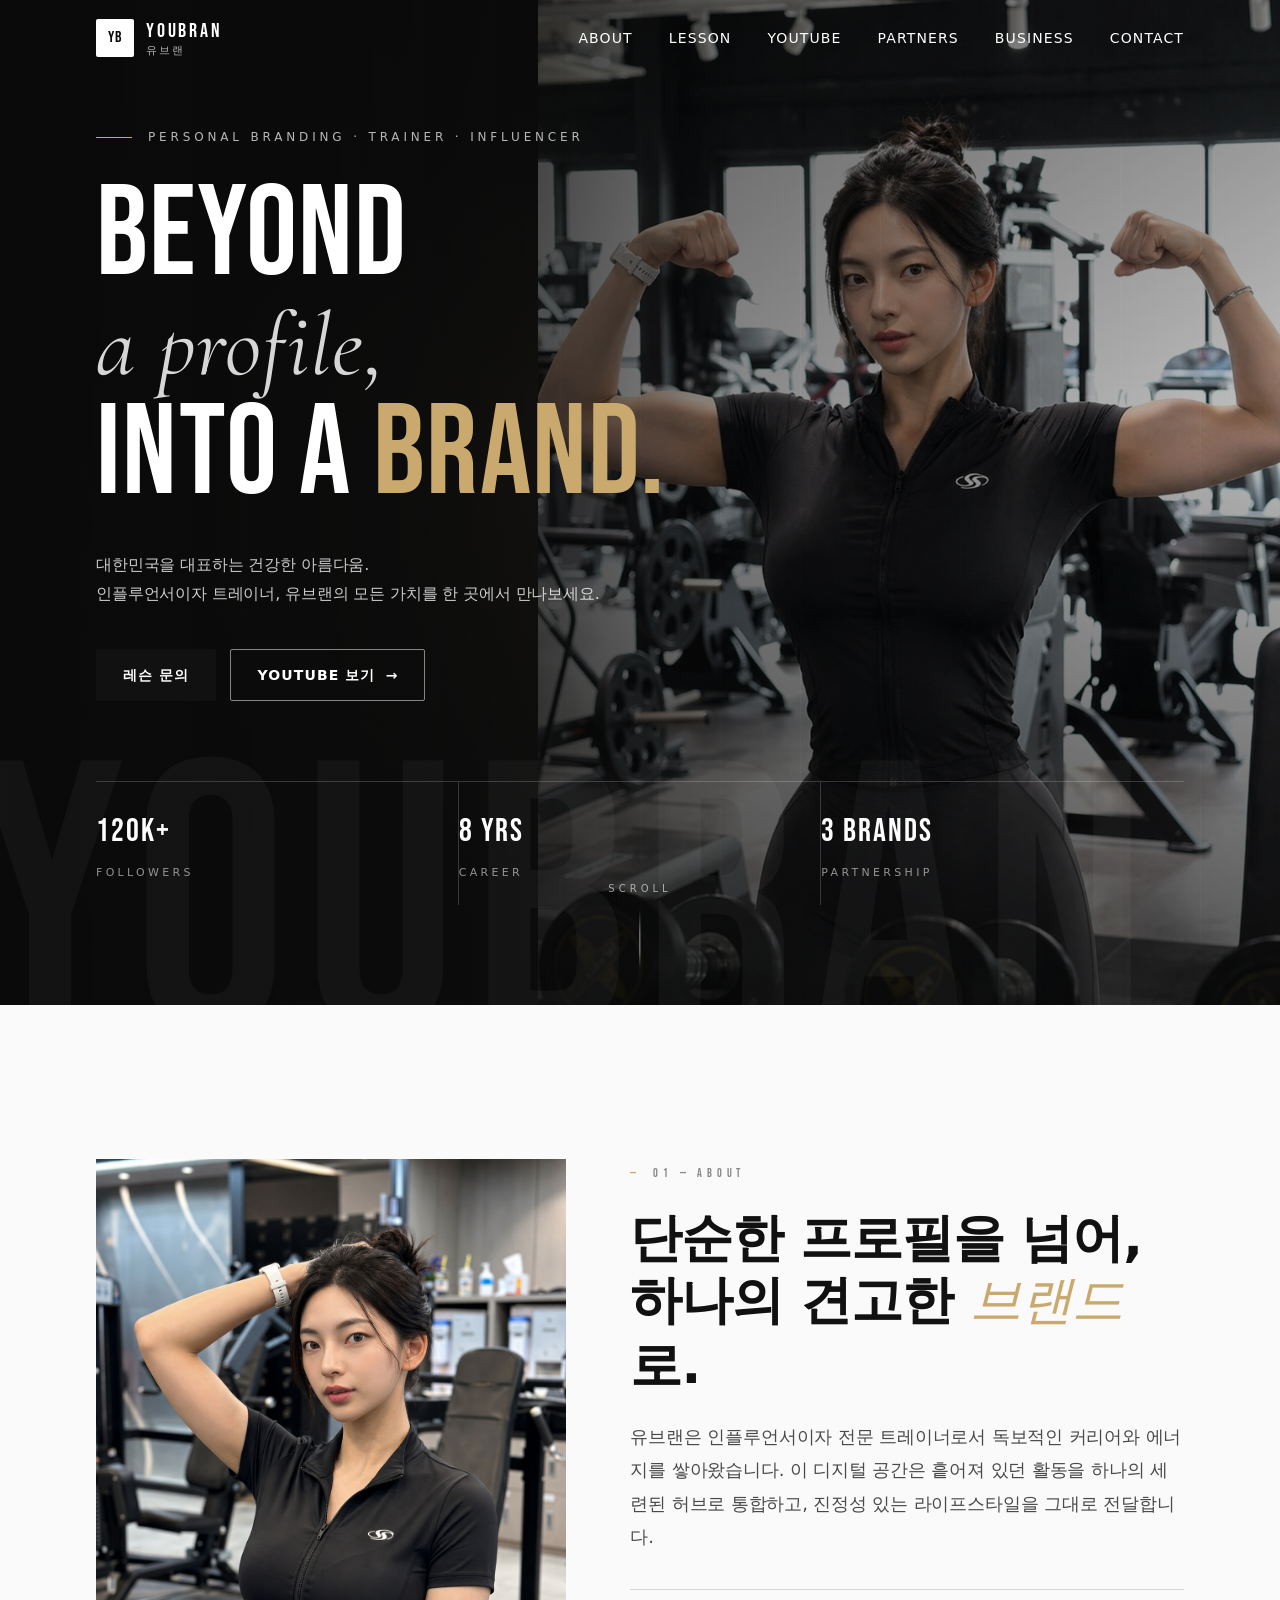
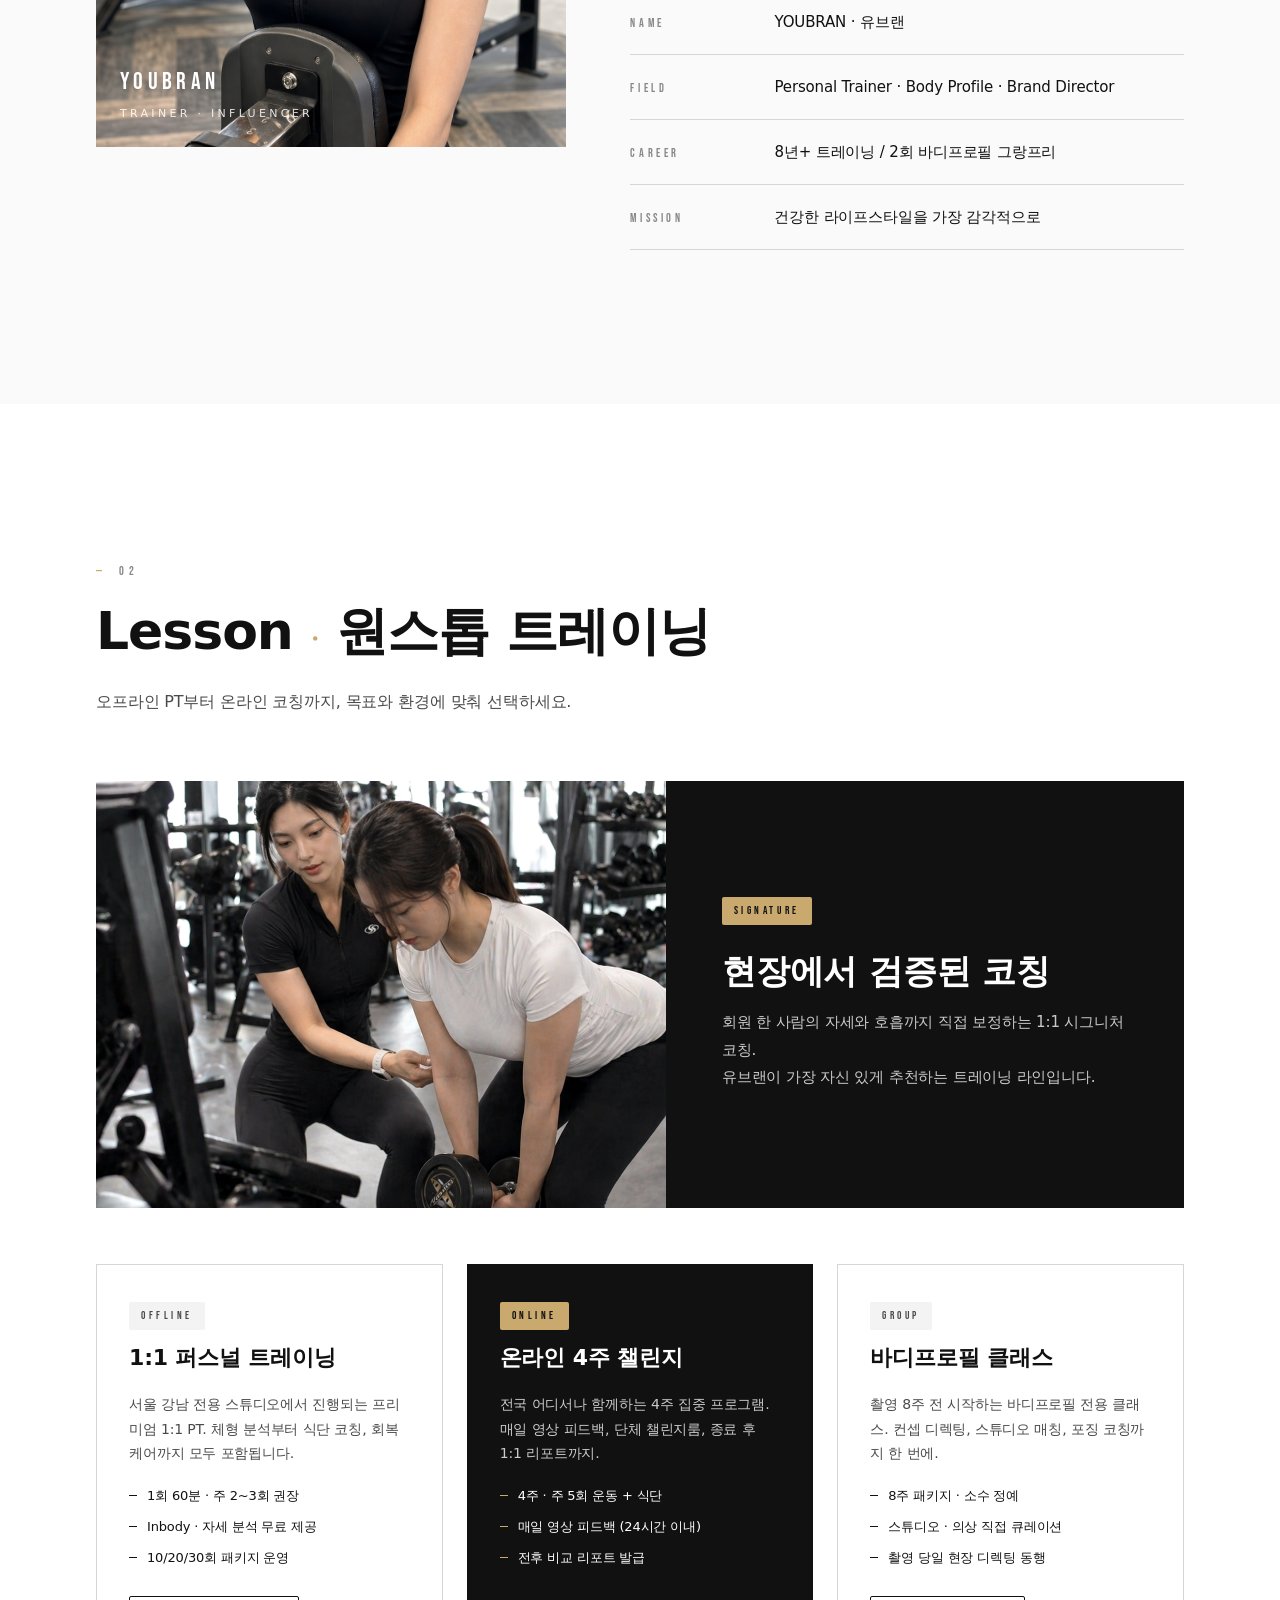
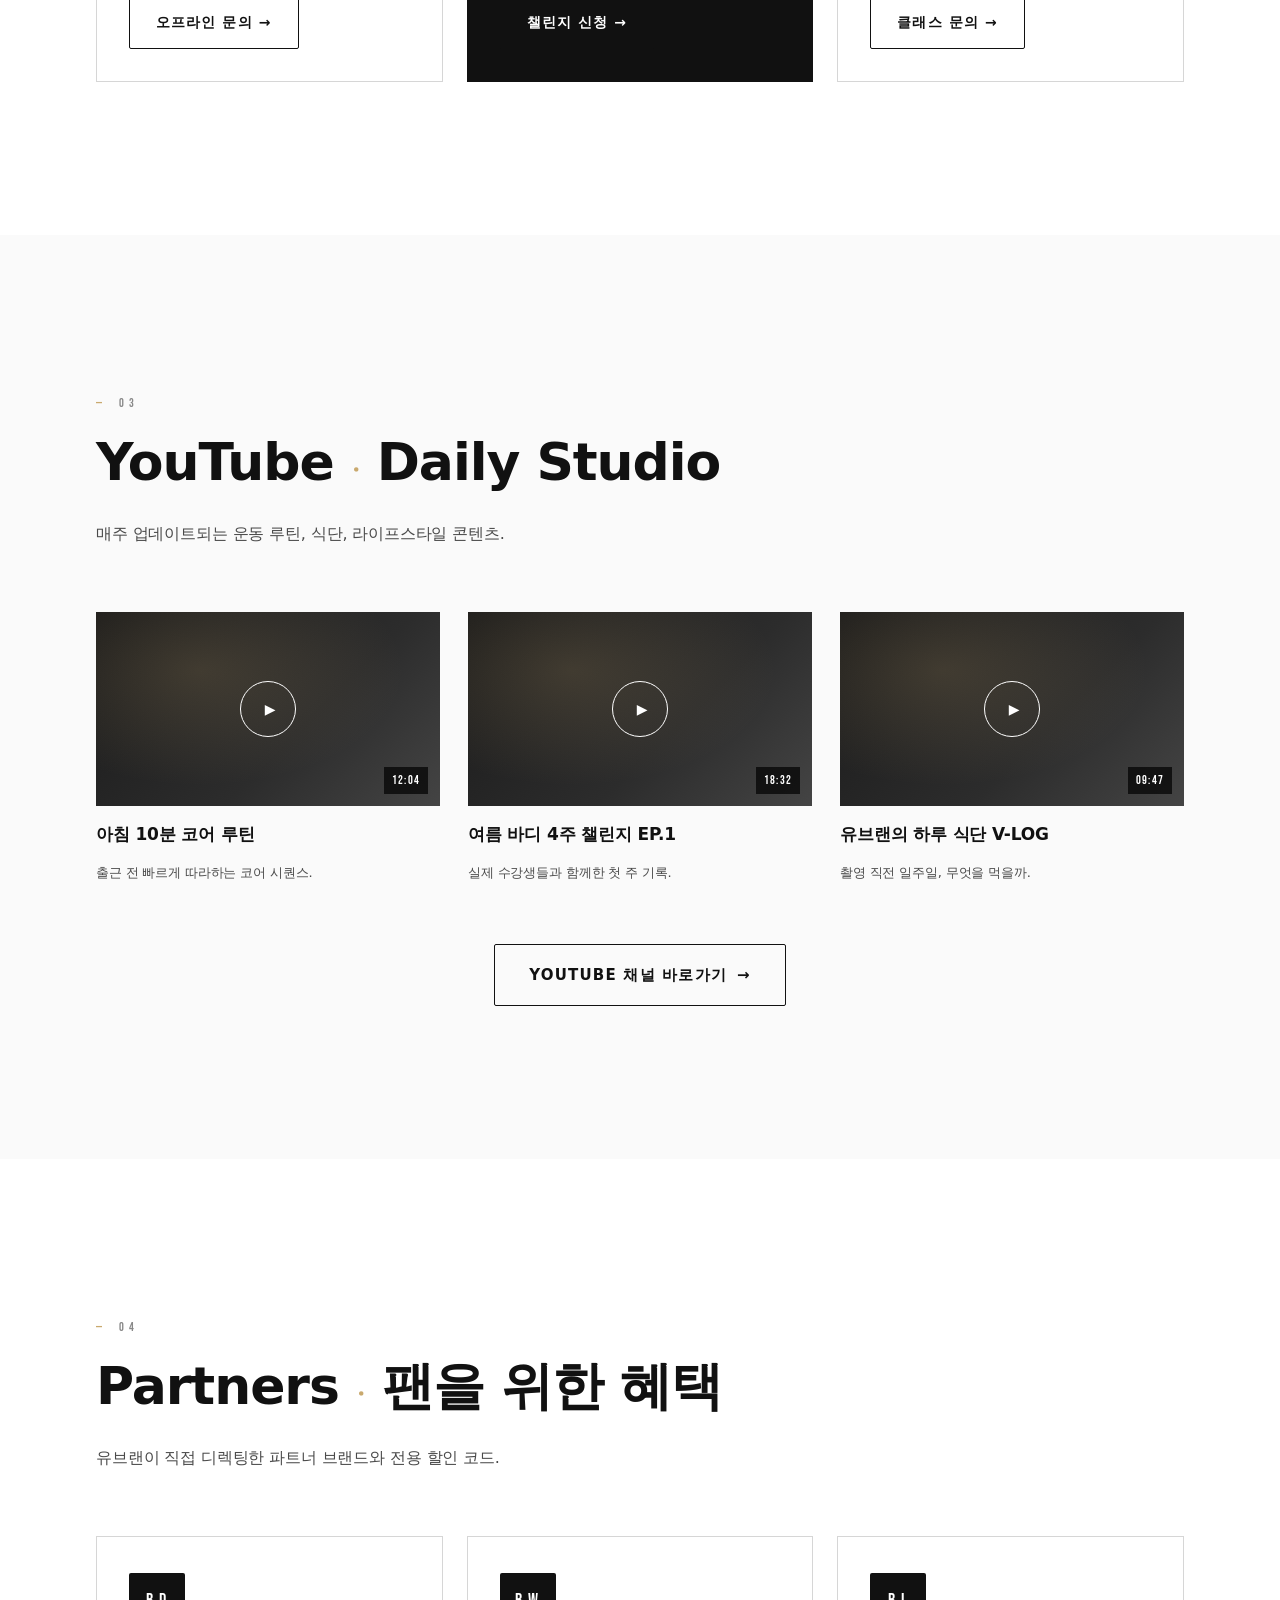
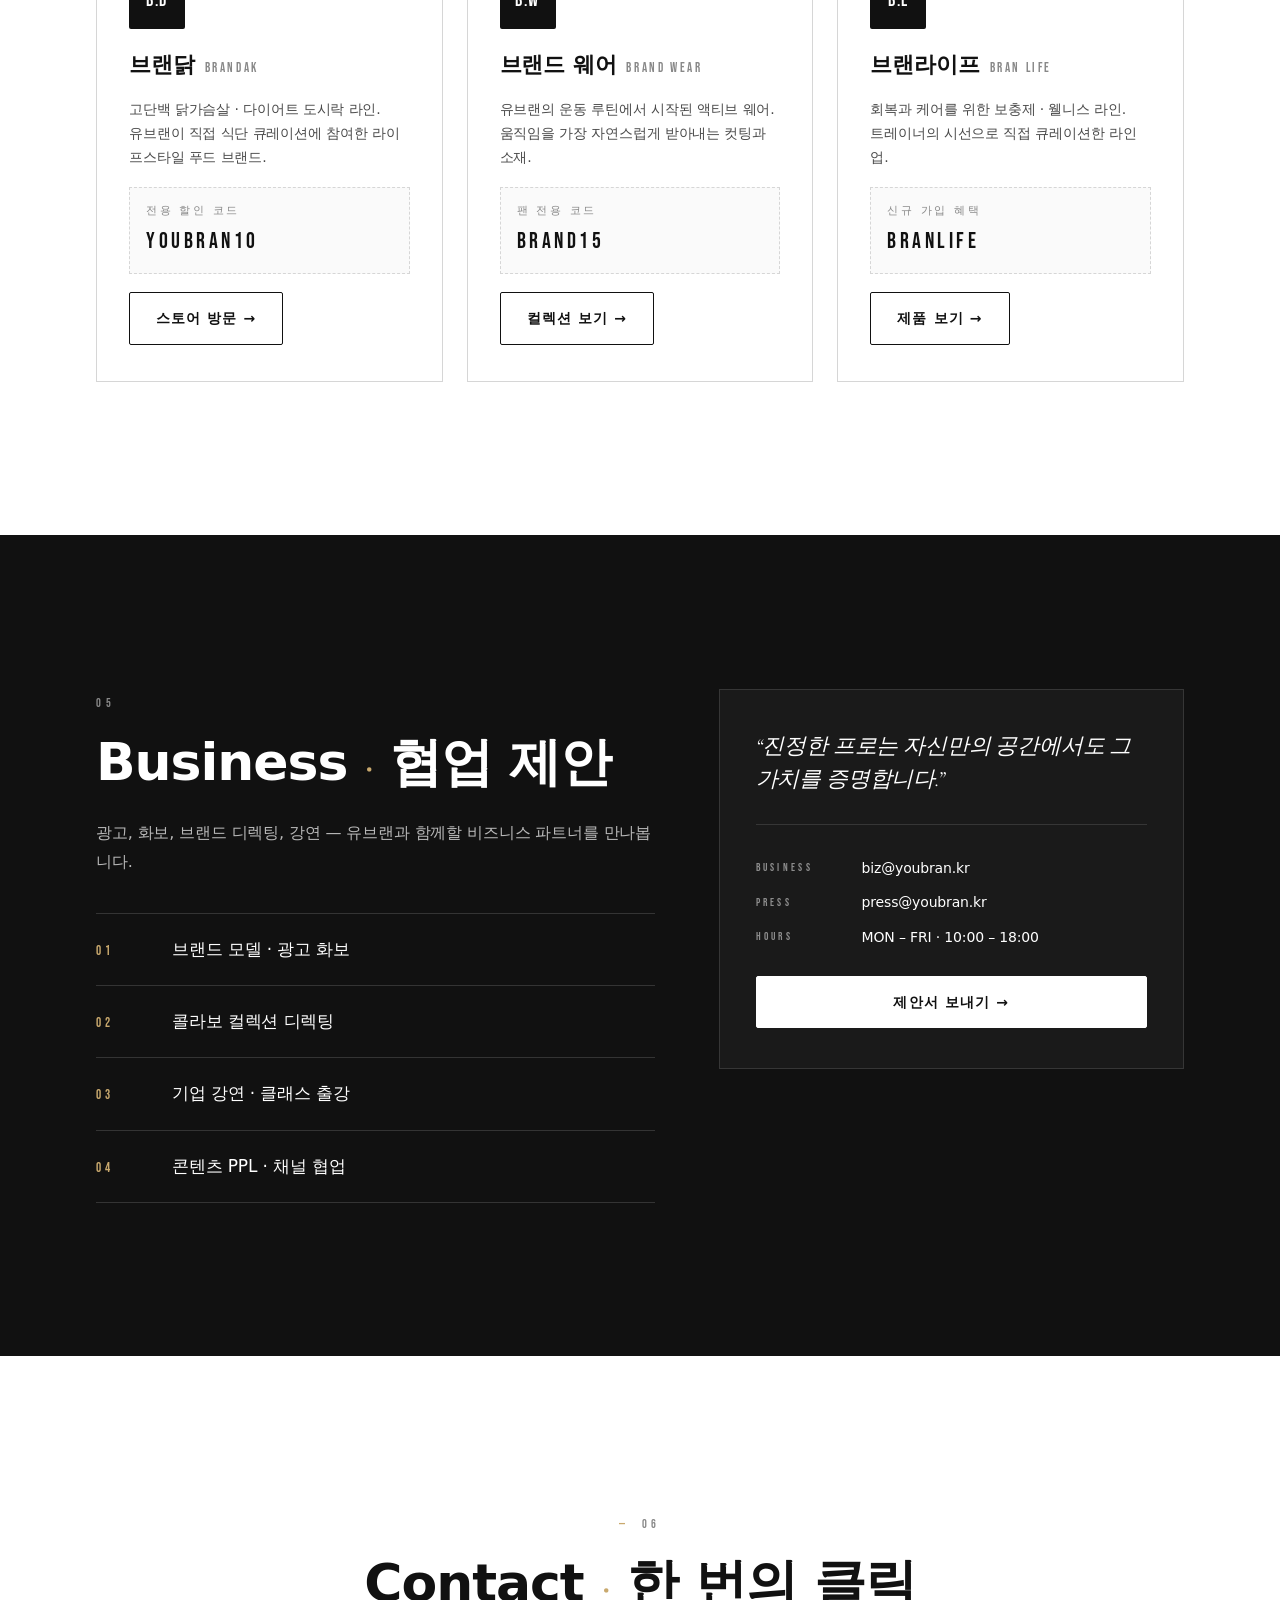
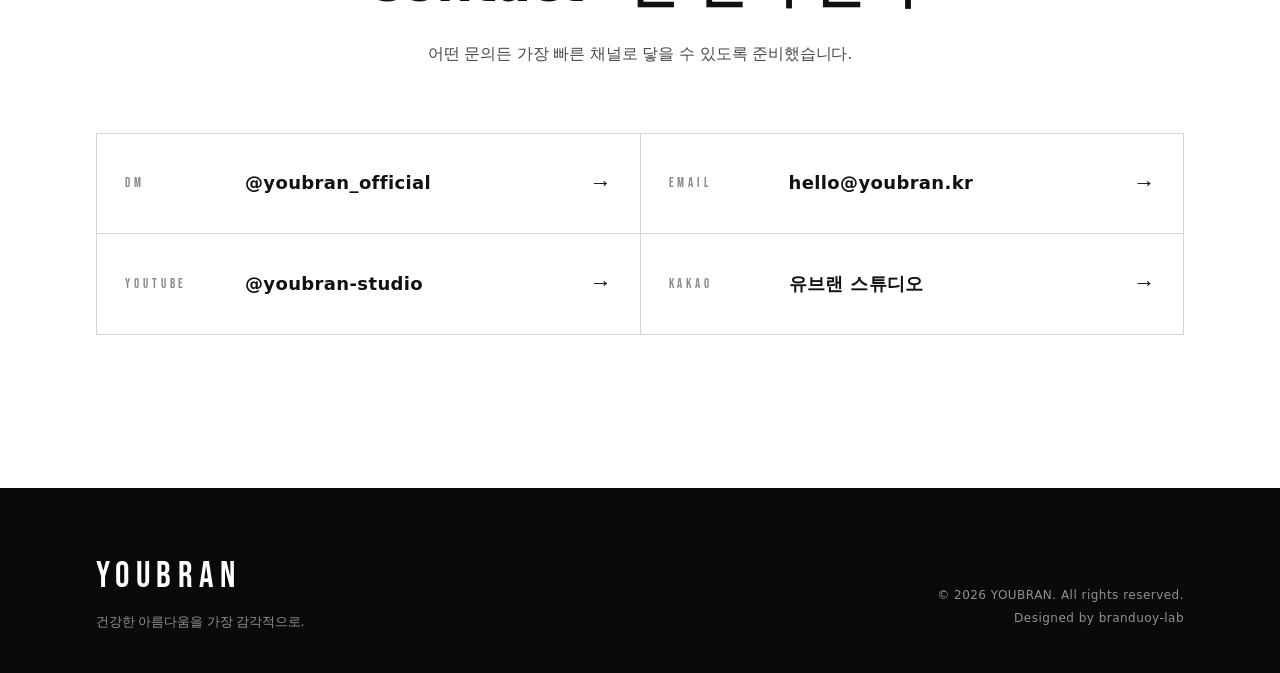
<file: youbran-portfolio/index.html>
<!DOCTYPE html>
<html lang="ko">
<head>
  <meta charset="UTF-8" />
  <meta name="viewport" content="width=device-width, initial-scale=1.0" />
  <title>YOUBRAN · 유브랜 퍼스널 브랜딩</title>
  <meta name="description" content="대한민국을 대표하는 건강한 아름다움, 인플루언서이자 트레이너 유브랜의 모든 가치를 한 곳에. 레슨 문의, 유튜브, 비즈니스 협업, 파트너 혜택까지 — 단 한 번의 클릭으로." />
  <link rel="icon" type="image/svg+xml" href="favicon.svg" />
  <link rel="preconnect" href="https://fonts.googleapis.com" />
  <link rel="preconnect" href="https://fonts.gstatic.com" crossorigin />
  <link href="https://fonts.googleapis.com/css2?family=Pretendard:wght@300;400;500;600;700;800;900&family=Bebas+Neue&family=Cormorant+Garamond:ital,wght@0,400;0,600;1,400&display=swap" rel="stylesheet" />
  <link rel="stylesheet" href="style.css" />
</head>
<body>
  <!-- Header -->
  <header class="site-header" id="siteHeader">
    <div class="container header-inner">
      <a href="#top" class="brand" aria-label="YOUBRAN 홈">
        <span class="brand-mark">YB</span>
        <span class="brand-text">
          <span class="brand-en">YOUBRAN</span>
          <span class="brand-ko">유브랜</span>
        </span>
      </a>

      <nav class="nav" aria-label="주요 메뉴">
        <a href="#about">About</a>
        <a href="#lesson">Lesson</a>
        <a href="#youtube">YouTube</a>
        <a href="#partners">Partners</a>
        <a href="#business">Business</a>
        <a href="#contact">Contact</a>
      </nav>

      <button class="nav-toggle" id="navToggle" aria-label="메뉴 열기" aria-expanded="false">
        <span></span><span></span><span></span>
      </button>
    </div>
  </header>

  <!-- Hero -->
  <section class="hero" id="top">
    <div class="hero-bg" aria-hidden="true">
      <img class="hero-photo" src="img/hero.png" alt="" loading="eager" />
      <div class="hero-overlay"></div>
    </div>
    <div class="container hero-inner">
      <p class="eyebrow"><span class="line"></span> Personal Branding · Trainer · Influencer</p>
      <h1 class="hero-title">
        <span class="hero-line">BEYOND</span>
        <span class="hero-line italic">a profile,</span>
        <span class="hero-line">into a <em>BRAND.</em></span>
      </h1>
      <p class="hero-sub">
        대한민국을 대표하는 건강한 아름다움.<br />
        인플루언서이자 트레이너, 유브랜의 모든 가치를 한 곳에서 만나보세요.
      </p>
      <div class="hero-ctas">
        <a href="#lesson" class="btn btn-primary">레슨 문의</a>
        <a href="#youtube" class="btn btn-ghost">YouTube 보기 <span aria-hidden="true">→</span></a>
      </div>

      <ul class="hero-stats">
        <li><strong>120K+</strong><span>Followers</span></li>
        <li><strong>8 YRS</strong><span>Career</span></li>
        <li><strong>3 BRANDS</strong><span>Partnership</span></li>
      </ul>
    </div>
    <div class="hero-scroll" aria-hidden="true">
      <span>SCROLL</span>
      <div class="line-down"></div>
    </div>
  </section>

  <!-- About -->
  <section class="section section-about" id="about">
    <div class="container about-grid">
      <figure class="about-photo">
        <img src="img/about.png" alt="유브랜 프로필" loading="lazy" />
        <figcaption>
          <span>YOUBRAN</span>
          <span>Trainer · Influencer</span>
        </figcaption>
      </figure>
      <div class="about-text">
        <span class="num">01 — About</span>
        <h2 class="section-title">
          단순한 프로필을 넘어,<br />
          하나의 견고한 <em>브랜드</em>로.
        </h2>
        <p class="lead">
          유브랜은 인플루언서이자 전문 트레이너로서 독보적인 커리어와 에너지를 쌓아왔습니다.
          이 디지털 공간은 흩어져 있던 활동을 하나의 세련된 허브로 통합하고,
          진정성 있는 라이프스타일을 그대로 전달합니다.
        </p>
        <ul class="bio-list">
          <li><span class="bio-k">Name</span><span class="bio-v">YOUBRAN · 유브랜</span></li>
          <li><span class="bio-k">Field</span><span class="bio-v">Personal Trainer · Body Profile · Brand Director</span></li>
          <li><span class="bio-k">Career</span><span class="bio-v">8년+ 트레이닝 / 2회 바디프로필 그랑프리</span></li>
          <li><span class="bio-k">Mission</span><span class="bio-v">건강한 라이프스타일을 가장 감각적으로</span></li>
        </ul>
      </div>
    </div>
  </section>

  <!-- Lesson -->
  <section class="section section-lesson" id="lesson">
    <div class="container">
      <div class="section-head">
        <span class="num">02</span>
        <h2 class="section-title">
          Lesson <em>·</em> 원스톱 트레이닝
        </h2>
        <p class="section-desc">
          오프라인 PT부터 온라인 코칭까지, 목표와 환경에 맞춰 선택하세요.
        </p>
      </div>

      <div class="lesson-feature">
        <figure class="lesson-photo">
          <img src="img/lesson.png" alt="유브랜 1:1 코칭 현장" loading="lazy" />
        </figure>
        <div class="lesson-feature-text">
          <span class="lesson-tag">SIGNATURE</span>
          <h3>현장에서 검증된 코칭</h3>
          <p>회원 한 사람의 자세와 호흡까지 직접 보정하는 1:1 시그니처 코칭. <br/>유브랜이 가장 자신 있게 추천하는 트레이닝 라인입니다.</p>
        </div>
      </div>

      <div class="lesson-grid">
        <article class="lesson-card">
          <header class="lesson-card-head">
            <span class="lesson-tag">OFFLINE</span>
            <h3>1:1 퍼스널 트레이닝</h3>
          </header>
          <p class="lesson-desc">
            서울 강남 전용 스튜디오에서 진행되는 프리미엄 1:1 PT.
            체형 분석부터 식단 코칭, 회복 케어까지 모두 포함됩니다.
          </p>
          <ul class="lesson-points">
            <li>1회 60분 · 주 2~3회 권장</li>
            <li>Inbody · 자세 분석 무료 제공</li>
            <li>10/20/30회 패키지 운영</li>
          </ul>
          <a href="#contact" class="btn btn-line">오프라인 문의 →</a>
        </article>

        <article class="lesson-card featured">
          <header class="lesson-card-head">
            <span class="lesson-tag">ONLINE</span>
            <h3>온라인 4주 챌린지</h3>
          </header>
          <p class="lesson-desc">
            전국 어디서나 함께하는 4주 집중 프로그램.
            매일 영상 피드백, 단체 챌린지룸, 종료 후 1:1 리포트까지.
          </p>
          <ul class="lesson-points">
            <li>4주 · 주 5회 운동 + 식단</li>
            <li>매일 영상 피드백 (24시간 이내)</li>
            <li>전후 비교 리포트 발급</li>
          </ul>
          <a href="#contact" class="btn btn-primary">챌린지 신청 →</a>
        </article>

        <article class="lesson-card">
          <header class="lesson-card-head">
            <span class="lesson-tag">GROUP</span>
            <h3>바디프로필 클래스</h3>
          </header>
          <p class="lesson-desc">
            촬영 8주 전 시작하는 바디프로필 전용 클래스.
            컨셉 디렉팅, 스튜디오 매칭, 포징 코칭까지 한 번에.
          </p>
          <ul class="lesson-points">
            <li>8주 패키지 · 소수 정예</li>
            <li>스튜디오 · 의상 직접 큐레이션</li>
            <li>촬영 당일 현장 디렉팅 동행</li>
          </ul>
          <a href="#contact" class="btn btn-line">클래스 문의 →</a>
        </article>
      </div>
    </div>
  </section>

  <!-- YouTube -->
  <section class="section section-youtube" id="youtube">
    <div class="container">
      <div class="section-head">
        <span class="num">03</span>
        <h2 class="section-title">YouTube <em>·</em> Daily Studio</h2>
        <p class="section-desc">
          매주 업데이트되는 운동 루틴, 식단, 라이프스타일 콘텐츠.
        </p>
      </div>

      <div class="yt-grid">
        <article class="yt-card">
          <div class="yt-thumb" aria-hidden="true">
            <span class="yt-play">▶</span>
            <span class="yt-time">12:04</span>
          </div>
          <h3>아침 10분 코어 루틴</h3>
          <p>출근 전 빠르게 따라하는 코어 시퀀스.</p>
        </article>
        <article class="yt-card">
          <div class="yt-thumb" aria-hidden="true">
            <span class="yt-play">▶</span>
            <span class="yt-time">18:32</span>
          </div>
          <h3>여름 바디 4주 챌린지 EP.1</h3>
          <p>실제 수강생들과 함께한 첫 주 기록.</p>
        </article>
        <article class="yt-card">
          <div class="yt-thumb" aria-hidden="true">
            <span class="yt-play">▶</span>
            <span class="yt-time">09:47</span>
          </div>
          <h3>유브랜의 하루 식단 V-LOG</h3>
          <p>촬영 직전 일주일, 무엇을 먹을까.</p>
        </article>
      </div>

      <div class="yt-cta">
        <a href="#" class="btn btn-line btn-lg" aria-label="유튜브 채널 바로가기">
          <span>YouTube 채널 바로가기</span>
          <span aria-hidden="true">→</span>
        </a>
      </div>
    </div>
  </section>

  <!-- Partners -->
  <section class="section section-partners" id="partners">
    <div class="container">
      <div class="section-head">
        <span class="num">04</span>
        <h2 class="section-title">Partners <em>·</em> 팬을 위한 혜택</h2>
        <p class="section-desc">
          유브랜이 직접 디렉팅한 파트너 브랜드와 전용 할인 코드.
        </p>
      </div>

      <div class="partner-grid">
        <article class="partner-card">
          <div class="partner-mark">B.D</div>
          <h3>브랜닭 <span class="partner-en">BRANDAK</span></h3>
          <p>고단백 닭가슴살 · 다이어트 도시락 라인.<br />유브랜이 직접 식단 큐레이션에 참여한 라이프스타일 푸드 브랜드.</p>
          <div class="partner-coupon">
            <span class="coupon-label">전용 할인 코드</span>
            <code class="coupon-code">YOUBRAN10</code>
          </div>
          <a href="#" class="btn btn-line">스토어 방문 →</a>
        </article>

        <article class="partner-card">
          <div class="partner-mark">B.W</div>
          <h3>브랜드 웨어 <span class="partner-en">BRAND WEAR</span></h3>
          <p>유브랜의 운동 루틴에서 시작된 액티브 웨어.<br />움직임을 가장 자연스럽게 받아내는 컷팅과 소재.</p>
          <div class="partner-coupon">
            <span class="coupon-label">팬 전용 코드</span>
            <code class="coupon-code">BRAND15</code>
          </div>
          <a href="#" class="btn btn-line">컬렉션 보기 →</a>
        </article>

        <article class="partner-card">
          <div class="partner-mark">B.L</div>
          <h3>브랜라이프 <span class="partner-en">BRAN LIFE</span></h3>
          <p>회복과 케어를 위한 보충제 · 웰니스 라인.<br />트레이너의 시선으로 직접 큐레이션한 라인업.</p>
          <div class="partner-coupon">
            <span class="coupon-label">신규 가입 혜택</span>
            <code class="coupon-code">BRANLIFE</code>
          </div>
          <a href="#" class="btn btn-line">제품 보기 →</a>
        </article>
      </div>
    </div>
  </section>

  <!-- Business -->
  <section class="section section-business" id="business">
    <div class="container biz-inner">
      <div class="biz-text">
        <span class="num">05</span>
        <h2 class="section-title">Business <em>·</em> 협업 제안</h2>
        <p class="section-desc">
          광고, 화보, 브랜드 디렉팅, 강연 — 유브랜과 함께할 비즈니스 파트너를 만나봅니다.
        </p>
        <ul class="biz-list">
          <li><span>01</span> 브랜드 모델 · 광고 화보</li>
          <li><span>02</span> 콜라보 컬렉션 디렉팅</li>
          <li><span>03</span> 기업 강연 · 클래스 출강</li>
          <li><span>04</span> 콘텐츠 PPL · 채널 협업</li>
        </ul>
      </div>
      <aside class="biz-card">
        <p class="biz-quote">
          “진정한 프로는 자신만의 공간에서도 그 가치를 증명합니다.”
        </p>
        <dl class="biz-contact">
          <dt>Business</dt>
          <dd>biz@youbran.kr</dd>
          <dt>Press</dt>
          <dd>press@youbran.kr</dd>
          <dt>Hours</dt>
          <dd>MON – FRI · 10:00 – 18:00</dd>
        </dl>
        <a href="mailto:biz@youbran.kr" class="btn btn-primary btn-block">제안서 보내기 →</a>
      </aside>
    </div>
  </section>

  <!-- Contact -->
  <section class="section section-contact" id="contact">
    <div class="container">
      <div class="section-head center">
        <span class="num">06</span>
        <h2 class="section-title">Contact <em>·</em> 한 번의 클릭</h2>
        <p class="section-desc">
          어떤 문의든 가장 빠른 채널로 닿을 수 있도록 준비했습니다.
        </p>
      </div>

      <div class="contact-grid">
        <a href="#" class="contact-card">
          <span class="contact-k">DM</span>
          <span class="contact-v">@youbran_official</span>
          <span class="contact-arrow">→</span>
        </a>
        <a href="mailto:hello@youbran.kr" class="contact-card">
          <span class="contact-k">Email</span>
          <span class="contact-v">hello@youbran.kr</span>
          <span class="contact-arrow">→</span>
        </a>
        <a href="#" class="contact-card">
          <span class="contact-k">YouTube</span>
          <span class="contact-v">@youbran-studio</span>
          <span class="contact-arrow">→</span>
        </a>
        <a href="#" class="contact-card">
          <span class="contact-k">Kakao</span>
          <span class="contact-v">유브랜 스튜디오</span>
          <span class="contact-arrow">→</span>
        </a>
      </div>
    </div>
  </section>

  <!-- Footer -->
  <footer class="site-footer">
    <div class="container footer-inner">
      <div class="footer-brand">
        <span class="brand-en">YOUBRAN</span>
        <p>건강한 아름다움을 가장 감각적으로.</p>
      </div>
      <div class="footer-meta">
        <p>© 2026 YOUBRAN. All rights reserved.</p>
        <p>Designed by branduoy-lab</p>
      </div>
    </div>
  </footer>

  <script src="script.js"></script>
</body>
</html>
</file>
<file: auden-renewal/style.css>
/* =======================================================
   AUDEN Biomed — dark tech renewal
   Palette: deep navy + cyan/blue accent
   ======================================================= */

:root {
  --bg: #05070d;
  --bg-1: #0a0e1a;
  --bg-2: #0f1422;
  --bg-card: rgba(255, 255, 255, 0.03);
  --bg-card-hover: rgba(255, 255, 255, 0.05);
  --fg: #eef3ff;
  --fg-dim: #aab2c8;
  --fg-mute: #6c7590;
  --line: rgba(255, 255, 255, 0.08);
  --line-bright: rgba(255, 255, 255, 0.14);
  --cyan: #4de6d4;
  --cyan-soft: #7cf0dc;
  --blue: #4d6cff;
  --blue-soft: #7a95ff;
  --red: #ff6b6b;
  --gradient: linear-gradient(135deg, #4de6d4 0%, #4d6cff 100%);

  --font-sans: 'Inter', 'Pretendard', -apple-system, BlinkMacSystemFont,
               'Apple SD Gothic Neo', 'Segoe UI', Roboto, sans-serif;
  --font-display: 'Space Grotesk', 'Inter', sans-serif;
  --font-mono: 'JetBrains Mono', 'SF Mono', Menlo, monospace;

  --container: 1240px;
  --radius: 10px;
  --radius-sm: 6px;
}

* { box-sizing: border-box; }
html { scroll-behavior: smooth; }
body {
  margin: 0;
  font-family: var(--font-sans);
  color: var(--fg);
  background: var(--bg);
  line-height: 1.7;
  -webkit-font-smoothing: antialiased;
  text-rendering: optimizeLegibility;
}

img, svg { display: block; max-width: 100%; }
a { color: inherit; text-decoration: none; transition: color .2s ease; }
a:hover { color: var(--cyan); }

::selection { background: var(--cyan); color: var(--bg); }

.container {
  max-width: var(--container);
  margin: 0 auto;
  padding: 0 32px;
}

/* =======================================================
   Header
   ======================================================= */
.site-header {
  position: fixed;
  top: 0; left: 0; right: 0;
  z-index: 50;
  padding: 16px 0;
  backdrop-filter: saturate(160%) blur(14px);
  -webkit-backdrop-filter: saturate(160%) blur(14px);
  background: rgba(5, 7, 13, 0.6);
  border-bottom: 1px solid transparent;
  transition: padding .25s ease, background .25s ease, border-color .25s ease;
}
.site-header.scrolled {
  padding: 10px 0;
  background: rgba(5, 7, 13, 0.88);
  border-bottom-color: var(--line);
}

.header-inner {
  display: flex;
  align-items: center;
  gap: 24px;
}

.brand {
  display: flex;
  align-items: center;
  gap: 12px;
  color: var(--fg);
}
.brand-mark { display: inline-flex; }
.brand-text { display: flex; flex-direction: column; line-height: 1.2; }
.brand-ko {
  font-family: var(--font-display);
  font-weight: 700;
  font-size: 16px;
  letter-spacing: -0.01em;
}
.brand-en {
  font-family: var(--font-mono);
  font-size: 10.5px;
  color: var(--fg-mute);
  letter-spacing: 0.02em;
}

.nav {
  display: flex;
  gap: 28px;
  margin-left: auto;
  font-size: 14px;
  font-weight: 500;
}
.nav a {
  color: var(--fg-dim);
  position: relative;
  padding: 4px 0;
}
.nav a::after {
  content: '';
  position: absolute;
  left: 0; right: 0; bottom: -2px;
  height: 1px;
  background: var(--gradient);
  transform: scaleX(0);
  transform-origin: left;
  transition: transform .3s ease;
}
.nav a:hover { color: var(--fg); }
.nav a:hover::after { transform: scaleX(1); }

.nav-cta {
  padding: 9px 18px;
  font-family: var(--font-display);
  font-weight: 600;
  font-size: 13.5px;
  color: var(--bg);
  background: var(--gradient);
  border-radius: 999px;
  display: inline-flex;
  align-items: center;
  gap: 6px;
  transition: transform .15s ease, box-shadow .2s ease;
}
.nav-cta:hover {
  transform: translateY(-1px);
  box-shadow: 0 8px 24px -6px rgba(77, 108, 255, 0.5);
  color: var(--bg);
}

.nav-toggle {
  display: none;
  background: none;
  border: none;
  padding: 8px;
  cursor: pointer;
  margin-left: auto;
}
.nav-toggle span {
  display: block;
  width: 22px;
  height: 1.5px;
  background: var(--fg);
  margin: 5px 0;
  transition: transform .25s, opacity .25s;
}

/* =======================================================
   Hero
   ======================================================= */
.hero {
  position: relative;
  min-height: 100vh;
  padding: 140px 0 100px;
  display: flex;
  align-items: center;
  overflow: hidden;
  background: var(--bg);
}
.hero-bg {
  position: absolute;
  inset: 0;
  pointer-events: none;
  overflow: hidden;
}
.hero-bg .grid {
  position: absolute;
  inset: 0;
  background-image:
    linear-gradient(to right, rgba(255,255,255,0.04) 1px, transparent 1px),
    linear-gradient(to bottom, rgba(255,255,255,0.04) 1px, transparent 1px);
  background-size: 60px 60px;
  mask-image: radial-gradient(ellipse at 50% 30%, black 20%, transparent 70%);
  -webkit-mask-image: radial-gradient(ellipse at 50% 30%, black 20%, transparent 70%);
}
.hero-bg .glow {
  position: absolute;
  border-radius: 50%;
  filter: blur(100px);
  opacity: 0.5;
}
.hero-bg .glow-1 {
  top: -20%; left: -10%;
  width: 600px; height: 600px;
  background: #4d6cff;
  opacity: 0.22;
}
.hero-bg .glow-2 {
  bottom: -30%; right: -10%;
  width: 700px; height: 700px;
  background: #4de6d4;
  opacity: 0.18;
}

.hero-inner {
  position: relative;
  max-width: 960px;
}

.eyebrow {
  display: inline-flex;
  align-items: center;
  gap: 10px;
  font-family: var(--font-mono);
  font-size: 12.5px;
  color: var(--cyan);
  letter-spacing: 0.08em;
  text-transform: uppercase;
  margin: 0 0 32px;
  padding: 6px 14px;
  border: 1px solid var(--line-bright);
  border-radius: 999px;
  background: rgba(77, 230, 212, 0.06);
}
.eyebrow .dot {
  width: 6px; height: 6px;
  border-radius: 50%;
  background: var(--cyan);
  box-shadow: 0 0 12px var(--cyan);
  animation: pulse 1.8s ease-in-out infinite;
}
@keyframes pulse {
  0%, 100% { opacity: 1; transform: scale(1); }
  50% { opacity: 0.5; transform: scale(1.3); }
}

.hero-title {
  font-family: var(--font-display);
  font-weight: 700;
  font-size: clamp(52px, 8vw, 112px);
  line-height: 0.98;
  letter-spacing: -0.03em;
  margin: 0 0 32px;
  color: var(--fg);
}
.hero-title em {
  font-style: normal;
  background: var(--gradient);
  -webkit-background-clip: text;
  background-clip: text;
  color: transparent;
  display: inline-block;
}

.hero-sub {
  font-size: 19px;
  color: var(--fg-dim);
  margin: 0 0 48px;
  max-width: 640px;
  line-height: 1.65;
}
.hero-sub strong {
  color: var(--cyan);
  font-weight: 600;
  font-family: var(--font-mono);
}

.hero-ctas { display: flex; gap: 14px; flex-wrap: wrap; margin-bottom: 72px; }

.btn {
  display: inline-flex;
  align-items: center;
  gap: 8px;
  padding: 14px 28px;
  font-family: var(--font-display);
  font-size: 15px;
  font-weight: 600;
  border-radius: 999px;
  border: 1px solid transparent;
  cursor: pointer;
  transition: transform .15s ease, background .2s ease, color .2s ease, border-color .2s ease, box-shadow .2s ease;
}
.btn-primary {
  background: var(--gradient);
  color: var(--bg);
  font-weight: 700;
}
.btn-primary:hover {
  transform: translateY(-1px);
  box-shadow: 0 10px 30px -8px rgba(77, 108, 255, 0.5);
  color: var(--bg);
}
.btn-ghost {
  background: transparent;
  color: var(--fg);
  border-color: var(--line-bright);
}
.btn-ghost:hover {
  background: rgba(255, 255, 255, 0.04);
  border-color: var(--cyan);
  color: var(--cyan);
}
.btn-full { width: 100%; justify-content: center; }

/* Hero waveform viz */
.hero-viz {
  padding: 28px;
  border: 1px solid var(--line-bright);
  border-radius: var(--radius);
  background: linear-gradient(180deg, rgba(255,255,255,0.02), rgba(255,255,255,0.01));
  backdrop-filter: blur(8px);
  max-width: 760px;
}
.viz-label {
  display: flex;
  align-items: center;
  gap: 12px;
  margin-bottom: 16px;
  flex-wrap: wrap;
}
.viz-label .code {
  font-family: var(--font-mono);
  font-size: 12.5px;
  padding: 4px 10px;
  border-radius: 4px;
  background: rgba(255, 255, 255, 0.05);
  border: 1px solid var(--line);
  color: var(--fg-dim);
}
.viz-label .arrow { color: var(--cyan); font-family: var(--font-mono); }

.waveforms { display: flex; flex-direction: column; gap: 8px; }
.wave {
  display: flex;
  align-items: center;
  gap: 14px;
}
.wave > span {
  font-family: var(--font-mono);
  font-size: 11px;
  color: var(--fg-mute);
  letter-spacing: 0.08em;
  text-transform: uppercase;
  width: 52px;
  flex-shrink: 0;
}
.wave svg { width: 100%; height: 60px; }
.wave-clean path { filter: drop-shadow(0 0 8px rgba(77, 230, 212, 0.5)); }

/* =======================================================
   Section base
   ======================================================= */
.section {
  padding: 140px 0;
  position: relative;
}

.section-label {
  display: flex;
  align-items: center;
  gap: 14px;
  margin-bottom: 24px;
  font-family: var(--font-mono);
  font-size: 12.5px;
  letter-spacing: 0.1em;
  text-transform: uppercase;
}
.section-label .num {
  color: var(--cyan);
}
.section-label .label {
  color: var(--fg-mute);
}

.section-title {
  font-family: var(--font-display);
  font-weight: 700;
  font-size: clamp(32px, 4.4vw, 60px);
  line-height: 1.1;
  letter-spacing: -0.02em;
  margin: 0 0 24px;
}
.section-title em {
  font-style: normal;
  background: var(--gradient);
  -webkit-background-clip: text;
  background-clip: text;
  color: transparent;
}
.section-title .accent {
  background: var(--gradient);
  -webkit-background-clip: text;
  background-clip: text;
  color: transparent;
}

.section-sub {
  font-size: 17px;
  color: var(--fg-dim);
  max-width: 740px;
  margin: 0 0 64px;
}

/* =======================================================
   Problem
   ======================================================= */
.section-problem {
  background: var(--bg);
  border-top: 1px solid var(--line);
}

.problem-grid {
  display: grid;
  grid-template-columns: repeat(3, 1fr);
  gap: 20px;
}
.problem-card {
  padding: 36px 32px;
  background: var(--bg-card);
  border: 1px solid var(--line);
  border-radius: var(--radius);
  transition: background .25s ease, border-color .25s ease, transform .25s ease;
}
.problem-card:hover {
  background: var(--bg-card-hover);
  border-color: var(--line-bright);
  transform: translateY(-3px);
}
.problem-num {
  font-family: var(--font-mono);
  font-size: 13px;
  color: var(--cyan);
  margin-bottom: 24px;
  letter-spacing: 0.08em;
}
.problem-card h3 {
  font-family: var(--font-display);
  font-weight: 600;
  font-size: 22px;
  margin: 0 0 14px;
  letter-spacing: -0.01em;
}
.problem-card p {
  margin: 0;
  color: var(--fg-dim);
  font-size: 15px;
}

/* =======================================================
   Tech / NEMO
   ======================================================= */
.section-tech {
  background: linear-gradient(180deg, var(--bg), var(--bg-1));
  position: relative;
}
.section-tech::before {
  content: '';
  position: absolute;
  inset: 0;
  background: radial-gradient(ellipse at 50% 50%, rgba(77, 230, 212, 0.06), transparent 60%);
  pointer-events: none;
}
.section-tech > .container { position: relative; }

.tech-stack {
  display: grid;
  grid-template-columns: 1fr auto 1fr auto 1fr;
  gap: 20px;
  align-items: stretch;
  margin-bottom: 60px;
}
.tech-item {
  padding: 32px 28px;
  border: 1px solid var(--line);
  border-radius: var(--radius);
  background: var(--bg-card);
  transition: border-color .25s ease, transform .25s ease;
}
.tech-item:hover {
  border-color: var(--line-bright);
  transform: translateY(-3px);
}
.tech-item.highlight {
  border-color: var(--cyan);
  background: linear-gradient(180deg, rgba(77, 230, 212, 0.06), rgba(77, 108, 255, 0.04));
  box-shadow: 0 0 40px -10px rgba(77, 230, 212, 0.3);
}
.tech-step {
  font-family: var(--font-mono);
  font-size: 11.5px;
  color: var(--cyan);
  letter-spacing: 0.14em;
  margin: 0 0 12px;
  text-transform: uppercase;
}
.tech-item h3 {
  font-family: var(--font-display);
  font-weight: 600;
  font-size: 20px;
  margin: 0 0 12px;
  letter-spacing: -0.01em;
}
.tech-item p {
  margin: 0;
  color: var(--fg-dim);
  font-size: 14.5px;
  line-height: 1.7;
}
.tech-arrow {
  display: flex;
  align-items: center;
  justify-content: center;
  font-size: 22px;
  color: var(--cyan);
  font-family: var(--font-mono);
}

.tech-specs {
  display: grid;
  grid-template-columns: repeat(4, 1fr);
  gap: 0;
  border-top: 1px solid var(--line);
  border-bottom: 1px solid var(--line);
  padding: 32px 0;
  margin-top: 40px;
}
.spec {
  padding: 0 28px;
  border-right: 1px solid var(--line);
}
.spec:last-child { border-right: none; }
.spec-value {
  font-family: var(--font-display);
  font-weight: 700;
  font-size: 40px;
  line-height: 1;
  letter-spacing: -0.02em;
  background: var(--gradient);
  -webkit-background-clip: text;
  background-clip: text;
  color: transparent;
  margin-bottom: 10px;
}
.spec-value small {
  font-size: 18px;
  font-weight: 500;
  color: var(--fg-mute);
  background: none;
  -webkit-text-fill-color: var(--fg-mute);
  margin-left: 2px;
}
.spec-key {
  font-family: var(--font-mono);
  font-size: 12px;
  color: var(--fg-mute);
  letter-spacing: 0.08em;
  text-transform: uppercase;
}

/* =======================================================
   Advantage
   ======================================================= */
.section-advantage {
  background: var(--bg-1);
}

.adv-grid {
  display: grid;
  grid-template-columns: repeat(3, 1fr);
  gap: 24px;
}
.adv-card {
  padding: 44px 32px;
  border: 1px solid var(--line);
  border-radius: var(--radius);
  background: var(--bg-card);
  transition: border-color .25s ease, transform .25s ease, background .25s ease;
}
.adv-card:hover {
  background: var(--bg-card-hover);
  border-color: var(--cyan);
  transform: translateY(-4px);
}
.adv-icon {
  color: var(--cyan);
  margin-bottom: 20px;
}
.adv-card h3 {
  font-family: var(--font-display);
  font-weight: 700;
  font-size: 26px;
  margin: 0 0 14px;
  letter-spacing: -0.02em;
}
.adv-card p {
  margin: 0;
  color: var(--fg-dim);
  font-size: 15px;
}

/* =======================================================
   Use Cases
   ======================================================= */
.section-usecases {
  background: var(--bg);
}

.use-grid {
  display: grid;
  grid-template-columns: repeat(3, 1fr);
  gap: 20px;
}
.use-card {
  padding: 32px 28px;
  border: 1px solid var(--line);
  border-radius: var(--radius);
  background: var(--bg-card);
  transition: border-color .25s ease, transform .25s ease;
  position: relative;
  overflow: hidden;
}
.use-card::before {
  content: '';
  position: absolute;
  top: 0; left: 0;
  width: 100%; height: 2px;
  background: var(--gradient);
  transform: scaleX(0);
  transform-origin: left;
  transition: transform .35s ease;
}
.use-card:hover {
  border-color: var(--line-bright);
  transform: translateY(-3px);
}
.use-card:hover::before { transform: scaleX(1); }

.use-tag {
  display: inline-block;
  font-family: var(--font-mono);
  font-size: 11.5px;
  color: var(--cyan);
  letter-spacing: 0.12em;
  text-transform: uppercase;
  padding: 4px 10px;
  border: 1px solid var(--line-bright);
  border-radius: 4px;
  margin-bottom: 20px;
}
.use-card h3 {
  font-family: var(--font-display);
  font-weight: 600;
  font-size: 20px;
  margin: 0 0 10px;
  letter-spacing: -0.01em;
}
.use-card p {
  margin: 0;
  color: var(--fg-dim);
  font-size: 14.5px;
}

/* =======================================================
   About
   ======================================================= */
.section-about {
  background: linear-gradient(180deg, var(--bg), var(--bg-1));
}

.about-grid {
  display: grid;
  grid-template-columns: 1.3fr 1fr;
  gap: 80px;
  align-items: start;
}
.about-lead {
  font-size: 20px;
  color: var(--fg);
  margin: 0 0 24px;
  font-weight: 500;
  line-height: 1.5;
}
.about-copy p {
  margin: 0 0 16px;
  color: var(--fg-dim);
}
.about-copy strong {
  color: var(--cyan);
  font-weight: 600;
}

.about-pillars {
  list-style: none;
  padding: 0;
  margin: 0;
  display: flex;
  flex-direction: column;
  gap: 20px;
}
.about-pillars li {
  padding: 28px 28px;
  border: 1px solid var(--line);
  border-radius: var(--radius);
  background: var(--bg-card);
  transition: border-color .25s ease, background .25s ease;
}
.about-pillars li:hover {
  border-color: var(--line-bright);
  background: var(--bg-card-hover);
}
.pil-label {
  font-family: var(--font-mono);
  font-size: 11.5px;
  letter-spacing: 0.14em;
  color: var(--cyan);
  text-transform: uppercase;
  margin: 0 0 8px;
}
.pil-text {
  font-family: var(--font-display);
  font-size: 17px;
  font-weight: 500;
  color: var(--fg);
  margin: 0;
  line-height: 1.55;
}

/* =======================================================
   Contact
   ======================================================= */
.section-contact {
  background: var(--bg-1);
  border-top: 1px solid var(--line);
}

.contact-grid {
  display: grid;
  grid-template-columns: 1fr 1.4fr;
  gap: 60px;
}

.contact-info {
  display: grid;
  grid-template-columns: 100px 1fr;
  gap: 18px 22px;
  align-content: start;
  margin: 0;
}
.contact-info dt {
  font-family: var(--font-mono);
  font-size: 11.5px;
  letter-spacing: 0.14em;
  color: var(--cyan);
  text-transform: uppercase;
  padding-top: 4px;
}
.contact-info dd {
  margin: 0;
  font-size: 15px;
  line-height: 1.7;
  color: var(--fg);
}
.contact-info dd a {
  border-bottom: 1px solid var(--line-bright);
  padding-bottom: 1px;
}
.contact-info dd a:hover {
  color: var(--cyan);
  border-bottom-color: var(--cyan);
}

.contact-form {
  padding: 36px;
  background: var(--bg-card);
  border: 1px solid var(--line);
  border-radius: var(--radius);
}
.contact-form label {
  display: flex;
  flex-direction: column;
  gap: 8px;
  margin-bottom: 16px;
  font-family: var(--font-mono);
  font-size: 11px;
  letter-spacing: 0.1em;
  text-transform: uppercase;
  color: var(--fg-mute);
}
.contact-form .row-2 {
  display: grid;
  grid-template-columns: 1fr 1fr;
  gap: 16px;
}
.contact-form input,
.contact-form select,
.contact-form textarea {
  width: 100%;
  padding: 14px 16px;
  border: 1px solid var(--line);
  background: rgba(0, 0, 0, 0.25);
  font-family: var(--font-sans);
  font-size: 15px;
  color: var(--fg);
  border-radius: var(--radius-sm);
  transition: border-color .2s ease, background .2s ease;
  letter-spacing: 0;
  text-transform: none;
}
.contact-form input::placeholder,
.contact-form textarea::placeholder {
  color: var(--fg-mute);
}
.contact-form input:focus,
.contact-form select:focus,
.contact-form textarea:focus {
  outline: none;
  border-color: var(--cyan);
  background: rgba(77, 230, 212, 0.04);
}
.contact-form textarea { resize: vertical; }
.contact-form .btn { margin-top: 10px; }

/* =======================================================
   Footer
   ======================================================= */
.site-footer {
  background: var(--bg);
  border-top: 1px solid var(--line);
  padding: 48px 0 36px;
}
.footer-inner {
  display: grid;
  grid-template-columns: 1fr 1fr;
  gap: 32px;
  align-items: start;
}
.footer-logo {
  font-family: var(--font-display);
  font-weight: 700;
  font-size: 18px;
  margin: 0 0 6px;
}
.footer-tag {
  font-family: var(--font-mono);
  font-size: 12px;
  color: var(--fg-mute);
  margin: 0;
}
.footer-meta { text-align: right; }
.footer-meta p {
  margin: 0 0 4px;
  font-size: 13.5px;
  color: var(--fg-dim);
}
.footer-copy {
  grid-column: 1 / -1;
  margin: 32px 0 0;
  padding-top: 24px;
  border-top: 1px solid var(--line);
  font-family: var(--font-mono);
  font-size: 12px;
  color: var(--fg-mute);
  letter-spacing: 0.04em;
}

/* =======================================================
   Reveal animation
   ======================================================= */
.reveal {
  opacity: 0;
  transform: translateY(24px);
  transition: opacity .7s ease, transform .7s ease;
}
.reveal.in { opacity: 1; transform: translateY(0); }

/* =======================================================
   Responsive
   ======================================================= */
@media (max-width: 1024px) {
  .nav { display: none; }
  .nav-cta { display: none; }
  .nav-toggle { display: block; }

  .problem-grid,
  .adv-grid,
  .use-grid { grid-template-columns: repeat(2, 1fr); }

  .tech-stack {
    grid-template-columns: 1fr;
    gap: 14px;
  }
  .tech-arrow {
    transform: rotate(90deg);
    justify-self: center;
  }
  .tech-specs { grid-template-columns: repeat(2, 1fr); gap: 20px; }
  .spec { border-right: none; padding: 12px 20px; }
  .spec:nth-child(odd) { border-right: 1px solid var(--line); }

  .about-grid { grid-template-columns: 1fr; gap: 48px; }
  .contact-grid { grid-template-columns: 1fr; gap: 40px; }

  .nav.open {
    display: flex;
    flex-direction: column;
    position: absolute;
    top: 100%;
    left: 0; right: 0;
    background: var(--bg-1);
    padding: 24px 32px;
    border-top: 1px solid var(--line);
    gap: 18px;
  }
}

@media (max-width: 640px) {
  .container { padding: 0 22px; }
  .section { padding: 90px 0; }
  .hero { min-height: auto; padding: 120px 0 70px; }
  .hero-title { font-size: 48px; }
  .section-title { font-size: 32px; }
  .hero-sub { font-size: 17px; }

  .problem-grid,
  .adv-grid,
  .use-grid { grid-template-columns: 1fr; }

  .contact-info { grid-template-columns: 1fr; gap: 4px 0; }
  .contact-info dt { margin-top: 14px; }
  .contact-info dt:first-child { margin-top: 0; }

  .contact-form { padding: 26px; }
  .contact-form .row-2 { grid-template-columns: 1fr; }

  .footer-inner { grid-template-columns: 1fr; }
  .footer-meta { text-align: left; }

  .tech-specs { grid-template-columns: 1fr; }
  .spec { border-right: none; border-bottom: 1px solid var(--line); padding: 16px 0; }
  .spec:last-child { border-bottom: none; }

  .break-desktop { display: none; }
}
</file>
<file: branew-apartment/style.css>
/* ===========================================================
   BRANEW · Xi-style full-section snap layout
   Dark base · Gold accent · Right dot indicator
   =========================================================== */

:root {
  --ink: #0a0a0a;
  --ink-2: #131313;
  --ink-3: #1c1c1c;
  --ink-4: #262626;
  --line: rgba(255,255,255,0.10);
  --line-2: rgba(255,255,255,0.18);
  --gray-soft: rgba(255,255,255,0.55);
  --gray-mid: rgba(255,255,255,0.72);
  --gray-strong: rgba(255,255,255,0.86);
  --paper: #f6f4ef;
  --white: #ffffff;
  --gold: #c19a5b;
  --gold-2: #b08840;
  --gold-soft: #d8c08a;

  --font-kr: 'Pretendard', system-ui, -apple-system, sans-serif;
  --font-en: 'Montserrat', 'Pretendard', sans-serif;
  --font-serif: 'Cormorant Garamond', 'Pretendard', serif;

  --pad-x: clamp(24px, 5vw, 88px);
  --container: 1380px;

  --ease: cubic-bezier(.22, .8, .2, 1);
}

* { box-sizing: border-box; }
html { scroll-behavior: smooth; }
html, body { height: 100%; }

body {
  margin: 0;
  font-family: var(--font-kr);
  font-weight: 400;
  color: var(--gray-strong);
  background: var(--ink);
  -webkit-font-smoothing: antialiased;
  -moz-osx-font-smoothing: grayscale;
  line-height: 1.7;
  letter-spacing: -0.005em;
  overflow: hidden; /* main scrolls instead */
}

img, svg { display: block; max-width: 100%; }
a { color: inherit; text-decoration: none; }
button { font-family: inherit; cursor: pointer; border: 0; background: none; color: inherit; padding: 0; }
::selection { background: var(--gold); color: var(--white); }

/* ============ Snap container ============ */

.snap-wrap {
  height: 100vh;
  overflow-y: auto;
  scroll-snap-type: y mandatory;
  scroll-behavior: smooth;
  scrollbar-width: none;
}
.snap-wrap::-webkit-scrollbar { display: none; }

.snap {
  position: relative;
  height: 100vh;
  min-height: 720px;
  scroll-snap-align: start;
  scroll-snap-stop: always;
  overflow: hidden;
  display: flex;
  flex-direction: column;
}

.snap-inner {
  position: relative;
  z-index: 2;
  width: 100%;
  height: 100%;
  max-width: var(--container);
  margin: 0 auto;
  padding: 110px var(--pad-x) 70px;
  padding-left: clamp(90px, 8vw, 140px); /* 좌측 dot-nav 공간 확보 */
  display: flex;
  flex-direction: column;
  justify-content: center;
}

/* ============ Site Notice ============ */

.site-notice {
  position: fixed;
  top: 0; left: 0; right: 0;
  z-index: 70;
  height: 38px;
  display: flex;
  align-items: center;
  justify-content: center;
  gap: 16px;
  padding: 0 56px;
  background: var(--ink-2);
  border-bottom: 1px solid rgba(193,154,91,0.35);
  font-size: 12px;
  letter-spacing: 0.04em;
  color: var(--gray-mid);
  transition: transform .35s var(--ease);
}
.site-notice p {
  margin: 0;
  line-height: 1;
}
.site-notice strong {
  color: var(--white);
  font-weight: 600;
  letter-spacing: 0.02em;
}
.site-notice a {
  color: var(--gold);
  margin-left: 4px;
  font-family: var(--font-en);
  letter-spacing: 0.06em;
  border-bottom: 1px solid transparent;
  transition: border-color .2s var(--ease);
}
.site-notice a:hover { border-bottom-color: var(--gold); }
.notice-close {
  position: absolute;
  right: 16px; top: 50%;
  transform: translateY(-50%);
  width: 28px; height: 28px;
  font-size: 18px;
  line-height: 1;
  color: var(--gray-mid);
  display: grid;
  place-items: center;
  transition: color .2s var(--ease), transform .2s var(--ease);
}
.notice-close:hover { color: var(--white); }

body.notice-hidden .site-notice {
  transform: translateY(-100%);
  pointer-events: none;
}

/* 알림창이 떠 있을 때 헤더는 그 아래 */
.site-header { top: 38px; }
body.notice-hidden .site-header { top: 0; }

/* dot-nav도 알림창 만큼 살짝 보정 */
.dot-nav { transform: translateY(calc(-50% + 19px)); transition: transform .35s var(--ease); }
body.notice-hidden .dot-nav { transform: translateY(-50%); }

/* snap container도 위 38px 가려지므로 첫 섹션은 padding 보정으로 흡수됨 (hero/snap-inner의 padding-top 110~120px이 충분) */

/* ============ Header ============ */

.site-header {
  position: fixed;
  top: 0; left: 0; right: 0;
  z-index: 60;
  background: linear-gradient(180deg, rgba(10,10,10,0.6) 0%, rgba(10,10,10,0) 100%);
  transition: background .35s var(--ease), border-color .35s var(--ease);
  pointer-events: none;
}
.site-header > * { pointer-events: auto; }
.site-header.compact {
  background: rgba(10,10,10,0.92);
  backdrop-filter: blur(12px);
  border-bottom: 1px solid var(--line);
}

.header-inner {
  display: flex;
  align-items: center;
  justify-content: space-between;
  gap: 24px;
  height: 88px;
  padding: 0 var(--pad-x);
  color: var(--white);
}

.brand {
  display: flex;
  align-items: center;
  gap: 12px;
  color: inherit;
}
.brand-mark {
  display: grid; place-items: center;
  width: 38px; height: 38px;
  color: var(--gold);
}
.brand-text { display: flex; flex-direction: column; line-height: 1; }
.brand-en {
  font-family: var(--font-en);
  font-weight: 300;
  font-size: 22px;
  letter-spacing: 0.34em;
  color: var(--white);
}
.brand-tag {
  font-family: var(--font-en);
  font-size: 9px;
  letter-spacing: 0.36em;
  color: var(--gold);
  margin-top: 6px;
}

.nav {
  display: flex;
  align-items: center;
  gap: 36px;
  font-family: var(--font-en);
  font-size: 12px;
  letter-spacing: 0.28em;
  font-weight: 400;
}
.nav a {
  position: relative;
  padding: 6px 0;
  transition: color .25s var(--ease);
  color: var(--gray-mid);
}
.nav a:not(.nav-cta)::after {
  content: "";
  position: absolute;
  left: 50%; right: 50%;
  bottom: 0; height: 1px;
  background: var(--gold);
  transition: left .3s var(--ease), right .3s var(--ease);
}
.nav a:not(.nav-cta):hover { color: var(--white); }
.nav a:not(.nav-cta):hover::after { left: 0; right: 0; }
.nav-cta {
  color: var(--gold);
  letter-spacing: 0.24em;
}

.section-counter {
  display: flex;
  align-items: center;
  gap: 14px;
  font-family: var(--font-en);
  font-size: 12px;
  letter-spacing: 0.18em;
  color: var(--gray-mid);
}
.section-counter .cc-now { color: var(--gold); font-weight: 500; font-size: 16px; }
.section-counter .cc-divider {
  width: 56px; height: 1px;
  background: var(--gray-soft);
  position: relative;
  overflow: hidden;
}
.section-counter .cc-divider::after {
  content: "";
  position: absolute;
  left: 0; top: 0;
  height: 100%;
  background: var(--gold);
  width: var(--progress, 11%);
  transition: width .45s var(--ease);
}
.section-counter .cc-total { font-size: 12px; }

.nav-toggle {
  display: none;
  width: 40px; height: 40px;
  flex-direction: column;
  align-items: center; justify-content: center;
  gap: 5px;
}
.nav-toggle span {
  display: block; width: 22px; height: 1.2px;
  background: var(--white);
  transition: transform .3s var(--ease), opacity .3s var(--ease);
}
.nav-toggle[aria-expanded="true"] span:nth-child(1) { transform: translateY(6.2px) rotate(45deg); }
.nav-toggle[aria-expanded="true"] span:nth-child(2) { opacity: 0; }
.nav-toggle[aria-expanded="true"] span:nth-child(3) { transform: translateY(-6.2px) rotate(-45deg); }

/* ============ Right Dot Nav ============ */

.dot-nav {
  position: fixed;
  left: 28px;
  top: 50%;
  transform: translateY(-50%);
  z-index: 55;
}
.dot-nav ol {
  list-style: none;
  padding: 0; margin: 0;
  display: flex;
  flex-direction: column;
  gap: 18px;
}
.dot-nav a {
  display: flex;
  align-items: center;
  justify-content: flex-start;
  width: 28px;
  height: 22px;
  position: relative;
  font-family: var(--font-en);
  color: var(--gray-soft);
  transition: color .3s var(--ease);
}
.dot-nav a::before {
  content: "";
  display: block;
  width: 14px; height: 1px;
  background: currentColor;
  opacity: 0.45;
  transition: width .3s var(--ease), opacity .3s var(--ease), background .3s var(--ease);
}
.dot-nav .dot-num {
  display: none;
}
.dot-nav .dot-label {
  position: absolute;
  left: calc(100% + 14px);
  top: 50%;
  transform: translate(-6px, -50%);
  font-size: 10px;
  letter-spacing: 0.32em;
  color: inherit;
  opacity: 0;
  transition: opacity .3s var(--ease), transform .3s var(--ease);
  pointer-events: none;
  white-space: nowrap;
}
.dot-nav a:hover { color: var(--white); }
.dot-nav a:hover::before { width: 22px; opacity: 1; }
.dot-nav a:hover .dot-label {
  opacity: 0.9;
  transform: translate(0, -50%);
}
.dot-nav li.is-active a { color: var(--gold); }
.dot-nav li.is-active a::before {
  width: 28px;
  background: var(--gold);
  opacity: 1;
}
.dot-nav li.is-active a .dot-label {
  opacity: 1;
  transform: translate(0, -50%);
}

/* ============ Buttons ============ */

.btn {
  display: inline-flex;
  align-items: center;
  gap: 10px;
  padding: 16px 30px;
  font-family: var(--font-en);
  font-size: 12px;
  font-weight: 500;
  letter-spacing: 0.28em;
  border: 1px solid transparent;
  transition: transform .25s var(--ease), background .25s var(--ease), color .25s var(--ease), border-color .25s var(--ease);
  white-space: nowrap;
}
.btn-primary { background: var(--gold); color: var(--white); border-color: var(--gold); }
.btn-primary:hover { background: var(--gold-2); border-color: var(--gold-2); transform: translateY(-1px); }
.btn-line { color: var(--white); border-color: rgba(255,255,255,0.5); background: transparent; }
.btn-line:hover { background: var(--white); color: var(--ink); border-color: var(--white); }

/* ============ Common Type ============ */

.eyebrow {
  display: inline-flex;
  align-items: center;
  gap: 16px;
  font-family: var(--font-en);
  font-size: 11px;
  letter-spacing: 0.42em;
  color: var(--gold-soft);
  margin: 0 0 32px;
}
.eyebrow .line { width: 56px; height: 1px; background: var(--gold); }

.section-num {
  display: inline-block;
  font-family: var(--font-en);
  font-size: 11px;
  letter-spacing: 0.42em;
  color: var(--gold);
  margin: 0 0 24px;
  text-transform: uppercase;
}
.section-num.light { color: var(--gold-soft); }

.section-title {
  font-family: var(--font-kr);
  font-weight: 200;
  font-size: clamp(28px, 3.6vw, 52px);
  line-height: 1.22;
  letter-spacing: -0.025em;
  margin: 0 0 20px;
  color: var(--white);
}
.section-title em {
  font-style: normal;
  color: var(--gold);
  font-weight: 400;
}
.section-title.light { color: var(--white); }
.section-title.light em { color: var(--gold-soft); }
.section-title.huge {
  font-size: clamp(34px, 4.6vw, 68px);
  font-weight: 200;
}

.section-desc {
  font-size: 15px;
  color: var(--gray-mid);
  margin: 0;
  line-height: 1.95;
  max-width: 540px;
}
.section-desc.light { color: rgba(255,255,255,0.8); }

.section-head { max-width: 760px; margin-bottom: 56px; }
.section-head.center { margin: 0 auto 56px; text-align: center; }

.lead {
  font-size: 17px;
  line-height: 1.95;
  color: var(--gray-mid);
  margin: 0 0 40px;
  max-width: 540px;
  font-weight: 300;
}

/* ============ Hero (01) ============ */

.hero {
  color: var(--white);
}
.hero-bg { position: absolute; inset: 0; }
.hero-img {
  width: 100%; height: 100%;
  object-fit: cover;
  object-position: center 58%;
  filter: brightness(0.88) contrast(1.04) saturate(1.05);
}
.hero-overlay {
  position: absolute; inset: 0;
  background:
    linear-gradient(180deg, rgba(10,10,10,0.35) 0%, rgba(10,10,10,0.15) 30%, rgba(10,10,10,0.75) 100%),
    linear-gradient(90deg, rgba(10,10,10,0.78) 0%, rgba(10,10,10,0.35) 45%, transparent 70%);
}
.hero::after { content: none; }

.hero-inner {
  justify-content: center;
}

.hero-title {
  font-family: var(--font-kr);
  font-weight: 200;
  font-size: clamp(40px, 5.4vw, 84px);
  line-height: 1.14;
  letter-spacing: -0.03em;
  margin: 0 0 28px;
}
.hero-line { display: block; }
.hero-line.gold { color: var(--gold-soft); font-weight: 400; }

.hero-sub {
  max-width: 540px;
  font-size: 16px;
  line-height: 2;
  color: rgba(255,255,255,0.78);
  margin: 0 0 48px;
  font-weight: 300;
}

.hero-ctas {
  display: flex;
  flex-wrap: wrap;
  gap: 12px;
}

.hero-foot {
  position: absolute;
  left: clamp(90px, 8vw, 140px);
  right: var(--pad-x);
  bottom: 32px;
  z-index: 3;
  display: flex;
  align-items: center;
  justify-content: space-between;
  gap: 24px;
}
.hero-quick {
  list-style: none;
  padding: 18px 28px;
  margin: 0;
  display: flex;
  gap: 0;
  background: rgba(10,10,10,0.55);
  border: 1px solid var(--line-2);
  backdrop-filter: blur(10px);
}
.hero-quick li {
  display: flex;
  flex-direction: column;
  gap: 4px;
  padding: 0 24px;
  border-right: 1px solid var(--line-2);
}
.hero-quick li:last-child { border-right: 0; padding-right: 0; }
.hero-quick li:first-child { padding-left: 0; }
.hero-quick b {
  font-family: var(--font-en);
  font-weight: 400;
  font-size: 20px;
  letter-spacing: 0.04em;
  color: var(--white);
}
.hero-quick span {
  font-size: 10px;
  letter-spacing: 0.24em;
  color: var(--gray-soft);
  text-transform: uppercase;
}

.hero-scroll {
  display: flex;
  align-items: center;
  gap: 14px;
  font-family: var(--font-en);
  font-size: 10px;
  letter-spacing: 0.42em;
  color: rgba(255,255,255,0.7);
}
.line-down {
  width: 60px; height: 1px;
  position: relative;
  background: rgba(255,255,255,0.3);
  overflow: hidden;
}
.line-down::after {
  content: "";
  position: absolute;
  top: 0; left: -30px;
  height: 1px; width: 30px;
  background: var(--gold);
  animation: lineRight 2.4s var(--ease) infinite;
}
@keyframes lineRight {
  0% { left: -30px; }
  100% { left: 90px; }
}

/* ============ Split Section ============ */

.section-split {
  display: grid;
  grid-template-columns: 1fr 1fr;
  gap: 0;
}
.section-split.reverse { grid-template-columns: 1fr 1fr; }
.section-split.reverse .split-text { order: 1; }
.section-split.reverse .split-image { order: 2; }

.split-image {
  position: relative;
  height: 100%;
  overflow: hidden;
  background: var(--ink-2);
}
.split-image img {
  width: 100%; height: 100%;
  object-fit: cover;
  object-position: center;
  filter: brightness(0.7) contrast(1.05);
  transform: scale(1.02);
  transition: transform 1.6s var(--ease), filter 1.2s var(--ease);
}
.snap.is-visible .split-image img {
  transform: scale(1);
}
.split-image-overlay {
  position: absolute; inset: 0;
  background:
    linear-gradient(180deg, rgba(10,10,10,0.4) 0%, rgba(10,10,10,0.7) 100%);
}
.split-watermark { display: none; }

.split-text {
  padding: 110px var(--pad-x) 90px;
  display: flex;
  flex-direction: column;
  justify-content: center;
  background: var(--ink);
}
/* 텍스트가 좌측(reverse)일 때 도트네비 공간 확보 */
.section-split.reverse .split-text {
  padding-left: clamp(90px, 8vw, 140px);
}

.brand-pillars {
  list-style: none;
  padding: 0; margin: 0;
  border-top: 1px solid var(--line);
  max-width: 540px;
}
.brand-pillars li {
  display: grid;
  grid-template-columns: 200px 1fr;
  gap: 16px;
  padding: 18px 0;
  border-bottom: 1px solid var(--line);
}
.brand-pillars b {
  font-family: var(--font-en);
  font-size: 12px;
  font-weight: 500;
  letter-spacing: 0.28em;
  color: var(--gold);
}
.brand-pillars span {
  font-size: 14px;
  color: var(--gray-mid);
}

.overview-list {
  margin: 0;
  display: grid;
  grid-template-columns: 110px 1fr;
  gap: 0;
  border-top: 1px solid var(--line);
  max-width: 540px;
}
.overview-list dt {
  font-family: var(--font-en);
  font-size: 11px;
  font-weight: 500;
  letter-spacing: 0.28em;
  color: var(--gold);
  padding: 16px 0;
  border-bottom: 1px solid var(--line);
}
.overview-list dd {
  margin: 0;
  font-size: 14px;
  color: var(--gray-strong);
  padding: 16px 0;
  border-bottom: 1px solid var(--line);
}

.overview-stamp {
  position: absolute;
  right: 36px; bottom: 36px;
  background: rgba(10,10,10,0.7);
  border: 1px solid var(--gold);
  padding: 16px 22px;
  display: flex;
  flex-direction: column;
  gap: 4px;
  text-align: right;
  backdrop-filter: blur(8px);
}
.stamp-en {
  font-family: var(--font-en);
  font-size: 10px;
  letter-spacing: 0.32em;
  color: var(--gold-soft);
}
.stamp-num {
  font-family: var(--font-serif);
  font-size: 36px;
  line-height: 1;
  color: var(--white);
}

/* ============ Full Bleed (Premium / Architecture) ============ */

.section-fullbleed {
  position: relative;
  color: var(--white);
}
.section-fullbleed.solid { background: var(--ink); }
.fb-bg { position: absolute; inset: 0; }
.fb-bg img {
  width: 100%; height: 100%;
  object-fit: cover;
  filter: brightness(0.6) contrast(1.05);
  transform: scale(1.05);
  transition: transform 6s linear;
}
.snap.is-visible .fb-bg img { transform: scale(1.12); }
.fb-overlay {
  position: absolute; inset: 0;
  background:
    linear-gradient(180deg, rgba(10,10,10,0.5) 0%, rgba(10,10,10,0.85) 100%);
}
.fb-overlay.strong {
  background: linear-gradient(180deg, rgba(10,10,10,0.65) 0%, rgba(10,10,10,0.92) 100%);
}

.fb-inner {
  justify-content: center;
}
.fb-inner.center {
  text-align: center;
  align-items: center;
}
.fb-inner.center .section-desc { margin-left: auto; margin-right: auto; }

.fb-head { max-width: 1000px; margin: 0 0 48px; }

.premium-strip {
  list-style: none;
  padding: 0; margin: 0;
  display: grid;
  grid-template-columns: repeat(4, 1fr);
  gap: 0;
  border-top: 1px solid var(--line-2);
  border-bottom: 1px solid var(--line-2);
}
.premium-strip li {
  padding: 32px 28px;
  border-right: 1px solid var(--line-2);
  display: flex;
  flex-direction: column;
  gap: 14px;
  transition: background .35s var(--ease);
}
.premium-strip li:last-child { border-right: 0; }
.premium-strip li:hover { background: rgba(193,154,91,0.08); }
.ps-num {
  font-family: var(--font-en);
  font-size: 13px;
  letter-spacing: 0.3em;
  color: var(--gold);
}
.premium-strip h3 {
  font-family: var(--font-kr);
  font-weight: 500;
  font-size: 18px;
  margin: 0;
  letter-spacing: -0.01em;
  color: var(--white);
}
.premium-strip p {
  font-size: 13px;
  color: var(--gray-mid);
  line-height: 1.8;
  margin: 0;
  font-weight: 300;
}

/* Architecture features */

.arch-features {
  list-style: none;
  padding: 0;
  margin: 56px 0 0;
  display: grid;
  grid-template-columns: repeat(4, 1fr);
  gap: 0;
  border-top: 1px solid var(--line-2);
  border-bottom: 1px solid var(--line-2);
}
.arch-features li {
  padding: 28px 24px;
  border-right: 1px solid var(--line-2);
  display: flex;
  flex-direction: column;
  gap: 6px;
  align-items: center;
  text-align: center;
}
.arch-features li:last-child { border-right: 0; }
.arch-features b {
  font-family: var(--font-serif);
  font-weight: 400;
  font-size: clamp(28px, 2.4vw, 38px);
  color: var(--white);
  line-height: 1;
}
.arch-features span {
  font-family: var(--font-en);
  font-size: 11px;
  letter-spacing: 0.3em;
  color: var(--gold-soft);
  text-transform: uppercase;
}

/* ============ Location ============ */

.split-image.map {
  background: var(--ink-2);
  position: relative;
  overflow: hidden;
}
.map-iframe {
  position: absolute;
  inset: 0;
  width: 100%;
  height: 100%;
  border: 0;
  filter: contrast(1.02);
}

.location-list {
  list-style: none;
  padding: 0; margin: 24px 0 0;
  border-top: 1px solid var(--line);
  max-width: 620px;
}
.location-list > li {
  padding: 18px 0;
  border-bottom: 1px solid var(--line);
  display: grid;
  grid-template-columns: 130px 1fr;
  align-items: baseline;
  gap: 24px;
}
.loc-tag {
  font-family: var(--font-en);
  font-size: 10px;
  font-weight: 500;
  letter-spacing: 0.32em;
  color: var(--gold);
  text-transform: uppercase;
  line-height: 1.5;
}
.loc-body { min-width: 0; }
.location-list h4 {
  font-family: var(--font-kr);
  font-weight: 600;
  font-size: 15px;
  margin: 0 0 6px;
  color: var(--white);
  letter-spacing: -0.01em;
  line-height: 1.4;
}
.location-list p {
  font-size: 13px;
  color: var(--gray-mid);
  line-height: 1.7;
  margin: 0;
  font-weight: 300;
}
.location-list p b {
  font-family: var(--font-en);
  font-weight: 500;
  font-size: 11px;
  letter-spacing: 0.06em;
  color: var(--gold);
  margin-right: 4px;
}
.dot-sep {
  display: inline-block;
  width: 3px; height: 3px;
  background: var(--gold);
  border-radius: 50%;
  margin: 0 8px;
  vertical-align: middle;
  opacity: 0.6;
}

/* 지하철 노선 마크 */
.line-mark {
  display: inline-flex;
  align-items: center;
  justify-content: center;
  width: 22px; height: 22px;
  border-radius: 50%;
  font-family: var(--font-en);
  font-size: 11px;
  font-weight: 700;
  color: var(--white);
  margin-right: 4px;
  vertical-align: middle;
  letter-spacing: 0;
  box-shadow: 0 0 0 1px rgba(255,255,255,0.08);
}
.line-mark.line-5 { background: #996CAC; }   /* 5호선 보라 */
.line-mark.line-8 { background: #E6186C; }   /* 8호선 분홍 */
.line-mark.line-2 { background: #00A84D; }   /* 2호선 초록 (옵션) */

/* ============ Unit ============ */

.section-unit {
  background: var(--ink);
}
.unit-inner { padding-top: 110px; }

.unit-head {
  display: grid;
  grid-template-columns: 1fr auto;
  align-items: end;
  gap: 24px;
  margin-bottom: 36px;
}
.unit-head > div:first-child { min-width: 0; }
.unit-head .section-title { margin-bottom: 0; }
.unit-tabs {
  display: flex;
  gap: 0;
  border-bottom: 1px solid var(--line);
}
.unit-tab {
  font-family: var(--font-en);
  font-size: 14px;
  font-weight: 500;
  letter-spacing: 0.22em;
  padding: 14px 28px;
  color: var(--gray-soft);
  position: relative;
  transition: color .25s var(--ease);
}
.unit-tab::after {
  content: "";
  position: absolute;
  left: 0; right: 0; bottom: -1px;
  height: 2px;
  background: var(--gold);
  transform: scaleX(0);
  transform-origin: center;
  transition: transform .35s var(--ease);
}
.unit-tab.is-active { color: var(--white); }
.unit-tab.is-active::after { transform: scaleX(1); }
.unit-tab:hover { color: var(--white); }

.unit-panels { position: relative; flex: 1; }
.unit-panel {
  display: none;
  grid-template-columns: 1fr 1fr;
  gap: 56px;
  align-items: center;
}
.unit-panel.is-active {
  display: grid;
  animation: fadeUp .6s var(--ease) both;
}
@keyframes fadeUp {
  from { opacity: 0; transform: translateY(16px); }
  to { opacity: 1; transform: none; }
}

.unit-image {
  margin: 0;
  background: transparent;
  display: flex;
  align-items: center;
  justify-content: center;
  max-height: 60vh;
  padding: 0;
}
.unit-image img {
  max-width: 100%;
  max-height: 60vh;
  width: auto;
  height: auto;
  display: block;
}

.unit-name {
  font-family: var(--font-serif);
  font-weight: 400;
  font-size: clamp(44px, 4.6vw, 72px);
  line-height: 1;
  letter-spacing: -0.02em;
  margin: 0 0 8px;
  color: var(--white);
}
.unit-share {
  font-size: 13px;
  color: var(--gray-mid);
  margin: 0 0 22px;
}
.unit-share b { color: var(--gold-soft); font-weight: 500; }

.unit-meta {
  margin: 0 0 20px;
  display: grid;
  grid-template-columns: repeat(3, 1fr);
  gap: 0;
  border-top: 1px solid var(--line);
  border-bottom: 1px solid var(--line);
}
.unit-meta > div {
  padding: 14px 16px;
  display: flex;
  flex-direction: column;
  gap: 4px;
  border-right: 1px solid var(--line);
}
.unit-meta > div:last-child { border-right: 0; }
.unit-meta dt {
  font-family: var(--font-en);
  font-size: 10px;
  font-weight: 500;
  letter-spacing: 0.26em;
  color: var(--gold);
}
.unit-meta dd {
  margin: 0;
  font-size: 14px;
  color: var(--white);
  font-family: var(--font-en);
  font-weight: 400;
  letter-spacing: 0.02em;
}

.unit-points {
  list-style: none;
  padding: 0; margin: 0;
}
.unit-points li {
  padding: 10px 0 10px 22px;
  position: relative;
  font-size: 13px;
  color: var(--gray-mid);
  line-height: 1.7;
}
.unit-points li::before {
  content: "";
  position: absolute;
  left: 0; top: 19px;
  width: 12px; height: 1px;
  background: var(--gold);
}

/* ============ Community ============ */

.section-community { background: var(--ink); }

.community-grid {
  display: grid;
  grid-template-columns: repeat(3, 1fr);
  grid-auto-rows: minmax(140px, 1fr);
  gap: 12px;
  flex: 1;
  margin-top: 8px;
}
.comm-card {
  background: var(--ink-2);
  border: 1px solid var(--line);
  padding: 24px 24px;
  display: flex;
  flex-direction: column;
  justify-content: flex-end;
  gap: 8px;
  position: relative;
  overflow: hidden;
  transition: transform .35s var(--ease), border-color .35s var(--ease), background .35s var(--ease);
}
.comm-card:hover { transform: translateY(-4px); border-color: var(--gold); background: var(--ink-3); }
.comm-card.big {
  grid-column: span 2;
  grid-row: span 2;
  background: linear-gradient(135deg, var(--ink-3) 0%, var(--ink) 100%);
  padding: 40px 36px;
}
.comm-card.big::before {
  content: "";
  position: absolute;
  inset: 0;
  background: radial-gradient(ellipse at 80% 20%, rgba(193,154,91,0.18), transparent 60%);
}
.comm-card > * { position: relative; z-index: 1; }

.comm-tag {
  font-family: var(--font-en);
  font-size: 10px;
  letter-spacing: 0.32em;
  color: var(--gold);
  margin-bottom: auto;
  padding-top: 4px;
}

.comm-card h3 {
  font-family: var(--font-en);
  font-weight: 400;
  font-size: 14px;
  letter-spacing: 0.28em;
  margin: 0;
  color: var(--white);
}
.comm-card.big h3 {
  font-family: var(--font-serif);
  font-weight: 400;
  font-size: clamp(28px, 2.6vw, 42px);
  letter-spacing: 0.04em;
  color: var(--gold-soft);
}
.comm-card p {
  font-size: 12px;
  color: var(--gray-mid);
  margin: 0;
  line-height: 1.7;
  font-weight: 300;
}
.comm-card.big p {
  font-size: 15px;
  color: rgba(255,255,255,0.78);
  max-width: 420px;
  line-height: 1.85;
  margin-top: 8px;
}

/* ============ Contact ============ */

.section-contact { background: var(--ink); }

.contact-inner { justify-content: center; }

.contact-grid {
  display: grid;
  grid-template-columns: repeat(2, 1fr);
  gap: 0;
  border-top: 1px solid var(--line);
  border-left: 1px solid var(--line);
  margin-top: 16px;
}
.contact-card {
  display: grid;
  grid-template-columns: 160px 1fr 36px;
  gap: 20px;
  align-items: center;
  padding: 30px 28px;
  border-right: 1px solid var(--line);
  border-bottom: 1px solid var(--line);
  transition: background .25s var(--ease);
}
.contact-card:hover {
  background: rgba(193,154,91,0.06);
}
.ck {
  font-family: var(--font-en);
  font-size: 11px;
  letter-spacing: 0.32em;
  color: var(--gold);
}
.cv {
  font-size: 18px;
  font-weight: 500;
  letter-spacing: 0.02em;
  color: var(--white);
}
.ca {
  font-family: var(--font-en);
  font-size: 22px;
  text-align: right;
  color: var(--gold);
  transition: transform .25s var(--ease);
}
.contact-card:hover .ca { transform: translateX(6px); }

.contact-foot {
  margin-top: 48px;
  text-align: center;
  border-top: 1px solid var(--line);
  padding-top: 28px;
}
.footer-logo {
  font-family: var(--font-en);
  font-weight: 200;
  font-size: 28px;
  letter-spacing: 0.34em;
  color: var(--white);
  display: block;
  margin-bottom: 8px;
}
.contact-foot p {
  font-size: 11px;
  letter-spacing: 0.18em;
  color: var(--gray-soft);
  margin: 0;
}

/* ============ Brochure (PDF Viewer) ============ */

.section-brochure { background: var(--ink-2); }

.brochure-inner {
  display: grid;
  grid-template-columns: 0.9fr 1.4fr;
  gap: 48px;
  align-items: stretch;
  padding-top: 110px;
  padding-bottom: 70px;
}

.brochure-head {
  display: flex;
  flex-direction: column;
  justify-content: center;
}
.brochure-ctas {
  display: flex;
  gap: 12px;
  flex-wrap: wrap;
  margin-top: 24px;
  margin-bottom: 36px;
}
.brochure-meta {
  list-style: none;
  padding: 0; margin: 0;
  border-top: 1px solid var(--line);
  max-width: 460px;
}
.brochure-meta li {
  display: grid;
  grid-template-columns: 110px 1fr;
  gap: 16px;
  padding: 14px 0;
  border-bottom: 1px solid var(--line);
  align-items: baseline;
}
.brochure-meta b {
  font-family: var(--font-en);
  font-size: 11px;
  letter-spacing: 0.28em;
  color: var(--gold);
  font-weight: 500;
}
.brochure-meta span {
  font-size: 13px;
  color: var(--gray-mid);
  font-family: var(--font-en);
  letter-spacing: 0.06em;
}

.brochure-frame {
  position: relative;
  background: var(--ink);
  border: 1px solid var(--line);
  min-height: 0;
  overflow: hidden;
}
.brochure-pdf {
  width: 100%;
  height: 100%;
  border: 0;
  display: block;
  background: var(--paper);
}
.brochure-fallback {
  position: absolute;
  inset: 0;
  display: grid;
  place-items: center;
  color: var(--gold);
  font-family: var(--font-en);
  letter-spacing: 0.24em;
}

/* ============ Progress bar ============ */

.progress-bar {
  position: fixed;
  left: 0; right: 0; bottom: 0;
  height: 2px;
  background: var(--line);
  z-index: 60;
}
.progress-bar span {
  display: block;
  height: 100%;
  width: 0;
  background: var(--gold);
  transition: width .35s var(--ease);
}

/* ============ Reveal ============ */

.snap [data-reveal] {
  opacity: 0;
  transform: translateY(30px);
  transition: opacity .9s var(--ease), transform .9s var(--ease);
}
.snap.is-visible [data-reveal] {
  opacity: 1;
  transform: none;
}

/* Auto-reveal on text content */
.snap .eyebrow,
.snap .hero-title,
.snap .hero-sub,
.snap .hero-ctas,
.snap .hero-quick,
.snap .section-num,
.snap .section-title,
.snap .section-desc,
.snap .lead,
.snap .brand-pillars li,
.snap .overview-list,
.snap .premium-strip li,
.snap .arch-features li,
.snap .location-list li,
.snap .unit-tabs,
.snap .unit-panel,
.snap .comm-card,
.snap .contact-card {
  opacity: 0;
  transform: translateY(30px);
  transition: opacity .9s var(--ease), transform .9s var(--ease);
}
.snap.is-visible .eyebrow,
.snap.is-visible .hero-title,
.snap.is-visible .hero-sub,
.snap.is-visible .hero-ctas,
.snap.is-visible .hero-quick,
.snap.is-visible .section-num,
.snap.is-visible .section-title,
.snap.is-visible .section-desc,
.snap.is-visible .lead,
.snap.is-visible .brand-pillars li,
.snap.is-visible .overview-list,
.snap.is-visible .premium-strip li,
.snap.is-visible .arch-features li,
.snap.is-visible .location-list li,
.snap.is-visible .unit-tabs,
.snap.is-visible .unit-panel,
.snap.is-visible .comm-card,
.snap.is-visible .contact-card {
  opacity: 1;
  transform: none;
}
.snap.is-visible .hero-title { transition-delay: .15s; }
.snap.is-visible .hero-sub { transition-delay: .35s; }
.snap.is-visible .hero-ctas { transition-delay: .5s; }
.snap.is-visible .hero-quick { transition-delay: .65s; }
.snap.is-visible .section-title { transition-delay: .15s; }
.snap.is-visible .section-desc { transition-delay: .25s; }
.snap.is-visible .lead { transition-delay: .25s; }
.snap.is-visible .brand-pillars li { transition-delay: calc(.35s + var(--i, 0) * .08s); }
.snap.is-visible .premium-strip li { transition-delay: calc(.3s + var(--i, 0) * .1s); }
.snap.is-visible .arch-features li { transition-delay: calc(.4s + var(--i, 0) * .1s); }
.snap.is-visible .location-list li { transition-delay: calc(.3s + var(--i, 0) * .1s); }
.snap.is-visible .comm-card { transition-delay: calc(.25s + var(--i, 0) * .08s); }
.snap.is-visible .contact-card { transition-delay: calc(.2s + var(--i, 0) * .08s); }

/* ============ Responsive ============ */

@media (max-width: 1080px) {
  .dot-nav { display: none; }
  .section-counter { display: none; }

  .snap {
    height: auto;
    min-height: 100vh;
    scroll-snap-align: none;
  }
  .snap-wrap {
    height: auto;
    overflow: visible;
    scroll-snap-type: none;
  }
  body { overflow: auto; }

  .section-split,
  .section-split.reverse {
    grid-template-columns: 1fr;
  }
  .section-split.reverse .split-text,
  .section-split.reverse .split-image { order: initial; }
  .split-image { aspect-ratio: 16 / 10; height: auto; }
  .split-text { padding: 100px var(--pad-x) 80px; }

  .premium-strip { grid-template-columns: repeat(2, 1fr); }
  .premium-strip li:nth-child(2) { border-right: 0; }
  .premium-strip li:nth-child(1),
  .premium-strip li:nth-child(2) { border-bottom: 1px solid var(--line-2); }

  .arch-features { grid-template-columns: repeat(2, 1fr); }
  .arch-features li:nth-child(2) { border-right: 0; }
  .arch-features li:nth-child(1),
  .arch-features li:nth-child(2) { border-bottom: 1px solid var(--line-2); }

  .unit-panel.is-active { grid-template-columns: 1fr; gap: 24px; }
  .unit-image { max-height: 420px; }

  .community-grid { grid-template-columns: 1fr 1fr; grid-auto-rows: auto; }
  .comm-card.big { grid-column: span 2; grid-row: auto; }

  .brochure-inner { grid-template-columns: 1fr; gap: 32px; }
  .brochure-frame { min-height: 60vh; }
}

@media (max-width: 720px) {
  .nav { display: none; }
  .nav-toggle { display: flex; }
  .nav.is-open {
    display: flex;
    position: fixed;
    inset: 88px 0 0 0;
    background: var(--ink);
    color: var(--white);
    flex-direction: column;
    gap: 0;
    padding: 24px var(--pad-x);
    border-top: 1px solid var(--line);
    z-index: 50;
  }
  .nav.is-open a {
    padding: 18px 0;
    font-size: 16px;
    border-bottom: 1px solid var(--line);
    color: var(--white);
  }
  .nav.is-open .nav-cta { color: var(--gold); }

  .hero-foot { flex-direction: column; align-items: flex-start; gap: 16px; bottom: 24px; }
  .hero-quick { width: 100%; flex-wrap: wrap; gap: 12px; padding: 14px 16px; margin: 0; }
  .hero-quick li {
    flex: 1 1 calc(50% - 6px);
    padding: 4px 10px;
    border-right: 0;
    border-bottom: 1px solid var(--line-2);
  }
  .hero-quick li:nth-child(3),
  .hero-quick li:nth-child(4) { border-bottom: 0; }

  .brand-pillars li { grid-template-columns: 1fr; gap: 4px; }

  .premium-strip { grid-template-columns: 1fr; }
  .premium-strip li { border-right: 0; border-bottom: 1px solid var(--line-2); }
  .premium-strip li:last-child { border-bottom: 0; }

  .arch-features { grid-template-columns: 1fr; }
  .arch-features li { border-right: 0; border-bottom: 1px solid var(--line-2); }
  .arch-features li:last-child { border-bottom: 0; }

  .unit-tabs { overflow-x: auto; }
  .unit-tab { padding: 14px 22px; font-size: 13px; }

  .community-grid { grid-template-columns: 1fr; }
  .comm-card.big { grid-column: auto; }

  .contact-grid { grid-template-columns: 1fr; }
  .contact-card { grid-template-columns: 110px 1fr 28px; padding: 22px 18px; }

  .brochure-frame { min-height: 480px; }
  .brochure-meta li { grid-template-columns: 90px 1fr; }

  .site-notice {
    height: auto;
    min-height: 38px;
    padding: 8px 44px 8px 16px;
    font-size: 11px;
    text-align: center;
    line-height: 1.5;
  }
  .notice-close { right: 8px; width: 24px; height: 24px; font-size: 16px; }
}
</file>
<file: jkac-renewal/style.css>
/* =======================================================
   지은순 민화연구소 · JKAC — renewed one-page
   Palette: 먹(ink) · 한지(hanji) · 단청(dancheong) 적·청 · 금(gold)
   ======================================================= */

:root {
  --ink: #1a1612;
  --ink-soft: #2b2520;
  --hanji: #faf6ec;
  --hanji-deep: #f3ead6;
  --hanji-cream: #f5efe3;
  --dancheong-red: #c23a2a;
  --dancheong-red-soft: #d46a5a;
  --dancheong-green: #2f5f5a;
  --dancheong-green-soft: #4d7a65;
  --gold: #b8894d;
  --gold-soft: #d4a54a;
  --ochre: #8b7355;
  --line: #d9cfb8;
  --line-soft: #e8ddc3;
  --shadow: 0 20px 60px -30px rgba(26, 22, 18, 0.25);

  --font-serif: 'Noto Serif KR', 'Gowun Batang', serif;
  --font-display: 'Cormorant Garamond', 'Noto Serif KR', serif;
  --font-sans: -apple-system, BlinkMacSystemFont, 'Pretendard', 'Apple SD Gothic Neo',
               'Segoe UI', Roboto, 'Helvetica Neue', sans-serif;

  --container: 1240px;
  --radius: 4px;
}

* { box-sizing: border-box; }
html { scroll-behavior: smooth; }
body {
  margin: 0;
  font-family: var(--font-sans);
  color: var(--ink);
  background: var(--hanji);
  line-height: 1.7;
  -webkit-font-smoothing: antialiased;
  text-rendering: optimizeLegibility;
}

img, svg { display: block; max-width: 100%; }
a { color: inherit; text-decoration: none; transition: color .2s ease; }
a:hover { color: var(--dancheong-red); }

.container {
  max-width: var(--container);
  margin: 0 auto;
  padding: 0 32px;
}

/* =======================================================
   Header
   ======================================================= */
.site-header {
  position: fixed;
  top: 0; left: 0; right: 0;
  z-index: 50;
  padding: 20px 0;
  backdrop-filter: saturate(160%) blur(12px);
  -webkit-backdrop-filter: saturate(160%) blur(12px);
  background: rgba(15, 13, 10, 0.28);
  border-bottom: 1px solid transparent;
  transition: padding .25s ease, background .25s ease, border-color .25s ease, color .25s ease;
  color: var(--hanji);
}
.site-header .brand { color: var(--hanji); }
.site-header .brand-mark { color: var(--gold-soft); }
.site-header .brand-en { color: var(--gold-soft); }
.site-header .nav a { color: var(--hanji-deep); }
.site-header .nav-toggle span { background: var(--hanji); }

.site-header.scrolled {
  padding: 12px 0;
  background: rgba(250, 246, 236, 0.94);
  border-bottom-color: var(--line);
  color: var(--ink);
}
.site-header.scrolled .brand { color: var(--ink); }
.site-header.scrolled .brand-mark { color: var(--dancheong-red); }
.site-header.scrolled .brand-en { color: var(--ochre); }
.site-header.scrolled .nav a { color: var(--ink-soft); }
.site-header.scrolled .nav-toggle span { background: var(--ink); }

.header-inner {
  display: flex;
  align-items: center;
  justify-content: space-between;
  gap: 24px;
}

.brand {
  display: flex;
  align-items: center;
  gap: 12px;
  color: var(--ink);
}
.brand-mark {
  color: var(--dancheong-red);
  display: inline-flex;
}
.brand-text { display: flex; flex-direction: column; line-height: 1.15; }
.brand-ko {
  font-family: var(--font-serif);
  font-weight: 800;
  font-size: 17px;
  letter-spacing: -0.01em;
}
.brand-en {
  font-family: var(--font-display);
  font-style: italic;
  font-size: 11.5px;
  color: var(--ochre);
  letter-spacing: 0.04em;
}

.nav {
  display: flex;
  gap: 32px;
  font-size: 14.5px;
  font-weight: 500;
}
.nav a {
  color: var(--ink-soft);
  position: relative;
  padding: 4px 0;
}
.nav a::after {
  content: '';
  position: absolute;
  left: 0; right: 0; bottom: 0;
  height: 1px;
  background: var(--dancheong-red);
  transform: scaleX(0);
  transform-origin: left;
  transition: transform .25s ease;
}
.nav a:hover::after { transform: scaleX(1); }

.nav-toggle {
  display: none;
  background: none;
  border: none;
  padding: 8px;
  cursor: pointer;
}
.nav-toggle span {
  display: block;
  width: 22px;
  height: 1.5px;
  background: var(--ink);
  margin: 5px 0;
  transition: transform .25s, opacity .25s;
}

/* =======================================================
   Hero
   ======================================================= */
.hero {
  position: relative;
  min-height: 100vh;
  display: flex;
  align-items: center;
  padding: 120px 0 80px;
  overflow: hidden;
  background: #0f0d0a url('img/hero.jpg') center/cover no-repeat;
  color: var(--hanji);
}
.hero-pattern {
  position: absolute;
  inset: 0;
  background:
    linear-gradient(90deg, rgba(15, 13, 10, 0.78) 0%, rgba(15, 13, 10, 0.55) 50%, rgba(15, 13, 10, 0.30) 100%),
    linear-gradient(180deg, rgba(15, 13, 10, 0.25) 0%, transparent 40%, rgba(15, 13, 10, 0.45) 100%);
  pointer-events: none;
}

.hero-inner {
  position: relative;
  display: block;
  max-width: 820px;
}

.eyebrow {
  display: flex;
  align-items: center;
  gap: 14px;
  font-family: var(--font-display);
  font-style: italic;
  font-size: 15px;
  color: var(--gold-soft);
  margin: 0 0 28px;
  letter-spacing: 0.04em;
}
.eyebrow .line {
  width: 48px; height: 1px; background: var(--gold-soft);
}

.hero-title {
  font-family: var(--font-serif);
  font-weight: 800;
  font-size: clamp(32px, 3.8vw, 54px);
  line-height: 1.25;
  letter-spacing: -0.015em;
  margin: 0 0 28px;
  color: var(--hanji);
  word-break: keep-all;
  text-shadow: 0 2px 24px rgba(0, 0, 0, 0.35);
}
.hero-title em {
  font-style: normal;
  color: var(--gold-soft);
  position: relative;
  white-space: nowrap;
}
.hero-title em::after {
  content: '';
  position: absolute;
  left: -4px; right: -4px; bottom: 4px;
  height: 6px;
  background: rgba(194, 58, 42, 0.35);
  z-index: -1;
}

.hero-sub {
  font-size: 17px;
  color: var(--hanji-deep);
  margin: 0 0 40px;
  max-width: 620px;
  text-shadow: 0 2px 16px rgba(0, 0, 0, 0.35);
}

.hero-ctas { display: flex; gap: 14px; flex-wrap: wrap; }

.btn {
  display: inline-flex;
  align-items: center;
  gap: 8px;
  padding: 14px 28px;
  font-size: 15px;
  font-weight: 600;
  border-radius: var(--radius);
  border: 1px solid transparent;
  cursor: pointer;
  transition: transform .15s ease, background .2s ease, color .2s ease, border-color .2s ease;
  font-family: inherit;
}
.btn-primary {
  background: var(--dancheong-red);
  color: var(--hanji);
}
.btn-primary:hover {
  background: #a23223;
  color: var(--hanji);
  transform: translateY(-1px);
}
.btn-ghost {
  background: transparent;
  color: var(--hanji);
  border-color: var(--hanji);
}
.btn-ghost:hover {
  background: var(--hanji);
  color: var(--ink);
}

/* 다크 배경(hero) 외 기본 버튼 스타일 */
.section-visit .btn-primary,
.section-program .btn-primary { background: var(--dancheong-red); }
.visit-form .btn-primary {
  background: var(--ink);
}
.visit-form .btn-primary:hover { background: var(--dancheong-red); }
.btn-full { width: 100%; justify-content: center; }

.hero-illus {
  position: relative;
  max-width: 420px;
  margin-left: auto;
  filter: drop-shadow(0 30px 40px rgba(122, 58, 26, 0.10));
  opacity: 0.92;
}
.hero-illus svg {
  width: 100%;
  height: auto;
}

.hero-scroll {
  position: absolute;
  bottom: 36px;
  left: 50%;
  transform: translateX(-50%);
  display: flex;
  flex-direction: column;
  align-items: center;
  gap: 10px;
  font-family: var(--font-display);
  font-style: italic;
  font-size: 13px;
  color: var(--gold-soft);
  letter-spacing: 0.16em;
  text-transform: uppercase;
}
.hero-scroll .line-down {
  width: 1px;
  height: 40px;
  background: linear-gradient(var(--gold-soft), transparent);
  animation: scrollDot 2.2s ease-in-out infinite;
}
@keyframes scrollDot {
  0% { transform: scaleY(0); transform-origin: top; }
  50% { transform: scaleY(1); transform-origin: top; }
  51% { transform-origin: bottom; }
  100% { transform: scaleY(0); transform-origin: bottom; }
}

/* =======================================================
   Section base
   ======================================================= */
.section {
  padding: 130px 0;
  position: relative;
}

.section-label {
  display: flex;
  flex-direction: column;
  gap: 8px;
  font-family: var(--font-display);
  letter-spacing: 0.08em;
}
.section-label.inline {
  flex-direction: row;
  align-items: baseline;
  gap: 14px;
  margin-bottom: 24px;
  justify-content: center;
}
.section-label .num {
  font-size: 14px;
  color: var(--ochre);
  font-style: italic;
}
.section-label .label {
  font-family: var(--font-serif);
  font-size: 13px;
  color: var(--ink-soft);
  letter-spacing: 0.2em;
}
.section-label.light .num { color: var(--gold-soft); }
.section-label.light .label { color: var(--hanji-deep); }

.section-title {
  font-family: var(--font-serif);
  font-weight: 800;
  font-size: clamp(30px, 3.6vw, 50px);
  line-height: 1.3;
  letter-spacing: -0.015em;
  margin: 0 0 20px;
  color: var(--ink);
}
.section-title.center { text-align: center; }
.section-title.light { color: var(--hanji); }
.section-title .accent { color: var(--dancheong-red); }
.section-title .accent.light { color: var(--gold-soft); }

.section-sub {
  font-size: 17px;
  color: var(--ink-soft);
  max-width: 720px;
  margin: 0 0 60px;
}
.section-sub.center {
  margin-left: auto;
  margin-right: auto;
  text-align: center;
}
.sub-note {
  display: inline-block;
  margin-top: 10px;
  font-family: var(--font-display);
  font-style: italic;
  font-size: 13px;
  color: var(--ochre);
}

.section-foot {
  text-align: center;
  color: var(--ochre);
  font-family: var(--font-display);
  font-style: italic;
  margin-top: 48px;
}

.grid-2 {
  display: grid;
  grid-template-columns: 200px 1fr;
  gap: 60px;
  align-items: start;
}
.grid-2.reverse {
  grid-template-columns: 200px 1fr;
}

.lead {
  font-size: 19px;
  line-height: 1.75;
  color: var(--ink);
  margin: 0 0 20px;
}

.kicker {
  font-family: var(--font-display);
  font-style: italic;
  font-size: 14px;
  color: var(--ochre);
  letter-spacing: 0.08em;
  margin: 0 0 6px;
  text-transform: uppercase;
}

/* =======================================================
   About
   ======================================================= */
.section-about {
  background: var(--hanji);
  border-top: 1px solid var(--line-soft);
}

.kpi {
  display: grid;
  grid-template-columns: repeat(3, 1fr);
  gap: 20px;
  padding: 0;
  margin: 60px 0 0;
  list-style: none;
  border-top: 1px solid var(--line);
  padding-top: 32px;
}
.kpi li {
  display: flex;
  flex-direction: column;
  gap: 4px;
}
.kpi-num {
  font-family: var(--font-serif);
  font-weight: 800;
  font-size: 38px;
  color: var(--dancheong-red);
  letter-spacing: -0.02em;
  line-height: 1;
}
.kpi-num small {
  font-size: 18px;
  color: var(--ochre);
  font-weight: 600;
  margin-left: 2px;
}
.kpi-label {
  font-size: 13px;
  color: var(--ochre);
  letter-spacing: 0.04em;
}

/* =======================================================
   Director
   ======================================================= */
.section-director {
  background: var(--hanji-cream);
  position: relative;
}
.section-director::before {
  content: '';
  position: absolute;
  inset: 0;
  background-image:
    radial-gradient(circle at 10% 90%, rgba(194, 58, 42, 0.04) 0 200px, transparent 300px),
    radial-gradient(circle at 90% 10%, rgba(47, 95, 90, 0.05) 0 200px, transparent 300px);
  pointer-events: none;
}

.director-card {
  display: grid;
  grid-template-columns: 260px 1fr;
  gap: 48px;
  align-items: start;
  position: relative;
}

.director-portrait {
  border-radius: 2px;
  overflow: hidden;
  box-shadow: var(--shadow);
  position: relative;
  aspect-ratio: 4 / 5;
  background: var(--hanji-deep);
}
.director-portrait img {
  width: 100%;
  height: 100%;
  object-fit: cover;
  display: block;
}
.director-portrait::after {
  content: '';
  position: absolute;
  inset: 0;
  border: 1px solid rgba(26, 22, 18, 0.08);
  pointer-events: none;
}

.director-text { padding-top: 8px; }
.director-name {
  font-family: var(--font-serif);
  font-weight: 800;
  font-size: 36px;
  letter-spacing: -0.02em;
  margin: 6px 0 4px;
}
.director-name span {
  font-weight: 400;
  font-size: 22px;
  color: var(--ochre);
  margin-left: 14px;
  letter-spacing: 0.1em;
}
.director-title {
  color: var(--ink-soft);
  margin: 0 0 20px;
  font-size: 15px;
}
.director-desc {
  font-size: 16px;
  color: var(--ink-soft);
  margin: 0 0 28px;
  max-width: 620px;
}

.director-quote {
  margin: 0;
  padding: 24px 28px;
  border-left: 3px solid var(--dancheong-red);
  font-family: var(--font-serif);
  font-weight: 400;
  font-size: 17px;
  line-height: 1.85;
  color: var(--ink);
  background: var(--hanji);
}
.director-quote em {
  color: var(--dancheong-red);
  font-style: normal;
  font-weight: 700;
}

/* =======================================================
   Media (YouTube 영상 4편)
   ======================================================= */
.section-media {
  background: var(--hanji);
  position: relative;
  text-align: center;
}
.section-media .section-title,
.section-media .section-sub {
  text-align: center;
}
.section-media .section-sub {
  margin-left: auto;
  margin-right: auto;
}

.media-grid {
  display: grid;
  grid-template-columns: repeat(2, 1fr);
  gap: 40px 32px;
  margin-top: 60px;
  text-align: left;
}
.media-card {
  margin: 0;
  display: flex;
  flex-direction: column;
  transition: transform .3s ease;
}
.media-card:hover { transform: translateY(-3px); }

.media-frame {
  position: relative;
  aspect-ratio: 16 / 9;
  width: 100%;
  overflow: hidden;
  border-radius: var(--radius);
  background: var(--ink);
  box-shadow: 0 14px 40px -20px rgba(26, 22, 18, 0.4);
}
.media-frame iframe {
  position: absolute;
  inset: 0;
  width: 100%;
  height: 100%;
  border: 0;
  display: block;
}

.media-card figcaption { padding: 20px 4px 0; }
.media-tag {
  display: inline-block;
  font-family: var(--font-display);
  font-style: italic;
  font-size: 12.5px;
  color: var(--dancheong-red);
  letter-spacing: 0.08em;
  text-transform: uppercase;
  margin-bottom: 10px;
  padding: 3px 10px;
  border: 1px solid var(--dancheong-red);
  border-radius: 2px;
}
.media-card h3 {
  font-family: var(--font-serif);
  font-weight: 700;
  font-size: 20px;
  margin: 0 0 10px;
  letter-spacing: -0.01em;
  color: var(--ink);
}
.media-card p {
  color: var(--ink-soft);
  margin: 0;
  font-size: 14.5px;
  line-height: 1.75;
}

/* =======================================================
   Program
   ======================================================= */
.section-program {
  background: var(--ink);
  color: var(--hanji);
}
.section-program .section-label .num { color: var(--gold-soft); }
.section-program .section-label .label { color: var(--hanji-deep); }
.section-program .section-title { color: var(--hanji); text-align: center; }
.section-program .section-title .accent { color: var(--gold-soft); }
.section-program .section-sub {
  color: var(--hanji-deep);
  text-align: center;
  margin-left: auto;
  margin-right: auto;
}

.program-grid {
  display: grid;
  grid-template-columns: repeat(4, 1fr);
  gap: 24px;
  margin-top: 60px;
}
.program-card {
  padding: 36px 28px;
  background: rgba(250, 246, 236, 0.04);
  border: 1px solid rgba(250, 246, 236, 0.12);
  border-radius: var(--radius);
  transition: background .3s ease, transform .3s ease, border-color .3s ease;
}
.program-card:hover {
  background: rgba(250, 246, 236, 0.08);
  border-color: var(--gold-soft);
  transform: translateY(-4px);
}

.program-head { margin-bottom: 20px; }
.program-num {
  display: inline-block;
  font-family: var(--font-serif);
  font-size: 13px;
  color: var(--gold-soft);
  letter-spacing: 0.14em;
  margin-bottom: 8px;
}
.program-head h3 {
  font-family: var(--font-serif);
  font-weight: 700;
  font-size: 22px;
  margin: 0;
  letter-spacing: -0.01em;
  color: var(--hanji);
}
.program-desc {
  color: var(--hanji-deep);
  font-size: 15px;
  margin: 0 0 20px;
}
.program-meta {
  list-style: none;
  padding: 0;
  margin: 0;
  border-top: 1px solid rgba(250, 246, 236, 0.12);
  padding-top: 16px;
}
.program-meta li {
  font-size: 13.5px;
  color: var(--hanji-deep);
  padding: 4px 0;
  opacity: .85;
}

/* =======================================================
   Gallery
   ======================================================= */
.section-gallery {
  background: var(--hanji);
}
.section-gallery .section-title,
.section-gallery .section-sub { text-align: left; }

.gallery-grid {
  display: grid;
  grid-template-columns: repeat(3, 1fr);
  gap: 24px;
  margin-top: 48px;
}
.gallery-item {
  margin: 0;
  background: var(--hanji-cream);
  border-radius: var(--radius);
  overflow: hidden;
  border: 1px solid var(--line-soft);
  transition: transform .3s ease, box-shadow .3s ease;
}
.gallery-item:hover {
  transform: translateY(-6px);
  box-shadow: var(--shadow);
}
.tile {
  background: var(--hanji-cream);
  aspect-ratio: 4 / 5;
  position: relative;
  overflow: hidden;
  border-bottom: 1px solid var(--line-soft);
}
.tile img {
  width: 100%;
  height: 100%;
  object-fit: cover;
  display: block;
  transition: transform .6s ease;
}
.gallery-item:hover .tile img { transform: scale(1.04); }

.tile::after {
  content: '';
  position: absolute;
  inset: 0;
  background: linear-gradient(180deg, transparent 60%, rgba(26,22,18,0.14) 100%);
  pointer-events: none;
}

/* 십장생도처럼 가로로 긴 작품은 타일을 넓게 */
.gallery-item:has(.tile-wide) {
  grid-column: span 2;
}
.tile-wide { aspect-ratio: 16 / 6; }
.tile-wide img { object-position: center; }

.gallery-item figcaption { padding: 22px 24px 26px; }
.gallery-item h4 {
  font-family: var(--font-serif);
  font-weight: 700;
  font-size: 18px;
  margin: 0 0 8px;
  letter-spacing: -0.01em;
}
.gallery-item p {
  margin: 0 0 6px;
  font-size: 14px;
  color: var(--ink-soft);
  line-height: 1.65;
}
.gallery-item .source {
  margin-top: 10px;
  font-family: var(--font-display);
  font-style: italic;
  font-size: 12.5px;
  color: var(--ochre);
  letter-spacing: 0.02em;
  padding-top: 8px;
  border-top: 1px solid var(--line-soft);
}

.section-foot em {
  font-family: var(--font-serif);
  font-style: normal;
  color: var(--ink);
  margin: 0 2px;
}

/* =======================================================
   News
   ======================================================= */
.section-news {
  background: var(--hanji-deep);
  border-top: 1px solid var(--line-soft);
}
.news-header {
  display: flex;
  justify-content: space-between;
  align-items: flex-end;
  margin-bottom: 40px;
  gap: 24px;
}
.news-header .section-title { margin: 0; }
.news-all {
  font-family: var(--font-display);
  font-style: italic;
  color: var(--ochre);
  border-bottom: 1px solid var(--ochre);
  padding-bottom: 2px;
  white-space: nowrap;
}

.news-list {
  list-style: none;
  padding: 0;
  margin: 0;
  border-top: 1px solid var(--line);
}
.news-item {
  display: grid;
  grid-template-columns: 80px 100px 1fr;
  gap: 28px;
  align-items: baseline;
  padding: 26px 0;
  border-bottom: 1px solid var(--line);
  transition: padding .25s ease;
  cursor: pointer;
}
.news-item:hover { padding-left: 8px; }

.news-tag {
  display: inline-block;
  padding: 4px 10px;
  background: var(--ink);
  color: var(--hanji);
  border-radius: 2px;
  font-size: 12px;
  font-weight: 600;
  letter-spacing: 0.04em;
  text-align: center;
  justify-self: start;
}
.news-item:nth-child(2) .news-tag { background: var(--dancheong-red); }
.news-item:nth-child(3) .news-tag { background: var(--dancheong-green); }
.news-item:nth-child(4) .news-tag { background: var(--gold); }

.news-item time {
  font-family: var(--font-display);
  font-style: italic;
  color: var(--ochre);
  font-size: 15px;
}
.news-item h4 {
  font-family: var(--font-serif);
  font-weight: 700;
  font-size: 18px;
  margin: 0 0 4px;
  letter-spacing: -0.01em;
  grid-column: 3;
}
.news-item p {
  margin: 0;
  color: var(--ink-soft);
  font-size: 14.5px;
  grid-column: 3;
}

/* =======================================================
   Visit & Contact
   ======================================================= */
.section-visit {
  background: var(--ink);
  color: var(--hanji);
  position: relative;
}
.section-visit::before {
  content: '';
  position: absolute;
  inset: 0;
  background-image: url("data:image/svg+xml;utf8,<svg xmlns='http://www.w3.org/2000/svg' width='80' height='80' viewBox='0 0 80 80'><circle cx='40' cy='40' r='1.5' fill='%23b8894d' opacity='0.18'/></svg>");
  background-size: 80px 80px;
  pointer-events: none;
  opacity: .4;
}
.section-visit > .container { position: relative; }

.visit-grid {
  display: grid;
  grid-template-columns: 1fr 1fr;
  gap: 60px;
  margin-top: 60px;
}

.visit-info dl {
  display: grid;
  grid-template-columns: 110px 1fr;
  gap: 20px 24px;
  margin: 0 0 28px;
}
.visit-info dt {
  font-family: var(--font-serif);
  font-weight: 600;
  color: var(--gold-soft);
  font-size: 14px;
  letter-spacing: 0.1em;
  padding-top: 4px;
}
.visit-info dd {
  margin: 0;
  color: var(--hanji);
  font-size: 16px;
  line-height: 1.8;
}
.visit-info dd a {
  color: var(--hanji);
  border-bottom: 1px solid rgba(250, 246, 236, 0.3);
  padding-bottom: 1px;
}
.visit-info dd a:hover {
  color: var(--gold-soft);
  border-bottom-color: var(--gold-soft);
}
.visit-note {
  padding: 20px 24px;
  border-left: 2px solid var(--gold-soft);
  color: var(--hanji-deep);
  font-size: 14.5px;
  margin: 0;
  background: rgba(250, 246, 236, 0.04);
}

.visit-form {
  padding: 36px;
  background: var(--hanji);
  color: var(--ink);
  border-radius: var(--radius);
  box-shadow: var(--shadow);
}
.visit-form h3 {
  font-family: var(--font-serif);
  font-weight: 700;
  font-size: 22px;
  margin: 0 0 24px;
  letter-spacing: -0.01em;
}
.visit-form label {
  display: flex;
  flex-direction: column;
  gap: 6px;
  margin-bottom: 16px;
  font-size: 13px;
  color: var(--ink-soft);
  font-weight: 500;
  letter-spacing: 0.02em;
}
.visit-form input,
.visit-form select,
.visit-form textarea {
  width: 100%;
  padding: 12px 14px;
  border: 1px solid var(--line);
  background: var(--hanji);
  font-family: inherit;
  font-size: 15px;
  color: var(--ink);
  border-radius: 2px;
  transition: border-color .2s ease;
}
.visit-form input:focus,
.visit-form select:focus,
.visit-form textarea:focus {
  outline: none;
  border-color: var(--dancheong-red);
}
.visit-form textarea { resize: vertical; }

/* =======================================================
   Footer
   ======================================================= */
.site-footer {
  background: #0f0d0a;
  color: var(--hanji-deep);
  padding: 40px 0;
  border-top: 1px solid rgba(250, 246, 236, 0.08);
}
.footer-inner {
  display: flex;
  justify-content: space-between;
  align-items: center;
  flex-wrap: wrap;
  gap: 20px;
  font-size: 13.5px;
}
.footer-logo {
  font-family: var(--font-serif);
  font-weight: 700;
  color: var(--hanji);
  font-size: 16px;
  margin: 0 0 2px;
}
.footer-en {
  font-family: var(--font-display);
  font-style: italic;
  color: var(--ochre);
  margin: 0;
  font-size: 13px;
}
.footer-meta p { margin: 0; line-height: 1.7; }
.footer-meta p + p { color: var(--ochre); }

/* =======================================================
   Reveal animation
   ======================================================= */
.reveal {
  opacity: 0;
  transform: translateY(24px);
  transition: opacity .8s ease, transform .8s ease;
}
.reveal.in { opacity: 1; transform: translateY(0); }

/* =======================================================
   Responsive
   ======================================================= */
@media (max-width: 1024px) {
  .nav { display: none; }
  .nav-toggle { display: block; }

  .hero-inner { grid-template-columns: 1fr; gap: 40px; }
  .hero-illus { max-width: 340px; margin: 0 auto; }
  .break-desktop { display: none; }

  .grid-2, .grid-2.reverse { grid-template-columns: 1fr; gap: 32px; }
  .section-label { flex-direction: row; gap: 12px; align-items: baseline; }

  .director-card { grid-template-columns: 200px 1fr; gap: 32px; }

  .media-grid { grid-template-columns: 1fr 1fr; }

  .program-grid { grid-template-columns: repeat(2, 1fr); }
  .gallery-grid { grid-template-columns: repeat(2, 1fr); }
  .gallery-item:has(.tile-wide) { grid-column: span 2; }
  .visit-grid { grid-template-columns: 1fr; gap: 40px; }

  .nav.open {
    display: flex;
    flex-direction: column;
    position: absolute;
    top: 100%;
    left: 0; right: 0;
    background: var(--hanji);
    padding: 24px 32px;
    border-top: 1px solid var(--line);
    gap: 18px;
  }
}

@media (max-width: 640px) {
  .container { padding: 0 22px; }
  .section { padding: 90px 0; }
  .hero { min-height: auto; padding: 120px 0 60px; }
  .hero-title { font-size: 32px; }
  .section-title { font-size: 28px; }

  .kpi { grid-template-columns: 1fr 1fr; }
  .kpi li:last-child { grid-column: span 2; }

  .director-card { grid-template-columns: 1fr; }
  .director-portrait { max-width: 200px; }

  .media-grid { grid-template-columns: 1fr; gap: 32px; }

  .program-grid { grid-template-columns: 1fr; }
  .gallery-grid { grid-template-columns: 1fr; }
  .gallery-item:has(.tile-wide) { grid-column: span 1; }
  .tile-wide { aspect-ratio: 16 / 9; }

  .news-item {
    grid-template-columns: auto 1fr;
    gap: 10px 16px;
  }
  .news-item time { grid-column: 2; }
  .news-item h4 { grid-column: 1 / -1; }
  .news-item p { grid-column: 1 / -1; }

  .visit-info dl { grid-template-columns: 1fr; gap: 4px 0; }
  .visit-info dt { margin-top: 16px; }
  .visit-info dt:first-child { margin-top: 0; }

  .visit-form { padding: 24px; }
  .news-header { flex-direction: column; align-items: flex-start; }

  .footer-inner { flex-direction: column; align-items: flex-start; text-align: left; }
}
</file>
<file: taesan-portfolio/style.css>
/* =========================================================
   TAESAN · Sport Brutalist
   Dark base + Lime accent · Oversized type · Raw grid
   ========================================================= */

:root {
  --ink: #0c0c0c;
  --ink-2: #161616;
  --ink-3: #232323;
  --line: #2c2c2c;
  --line-2: #3a3a3a;
  --paper: #f4f3ee;
  --white: #ffffff;
  --lime: #d8ff00;
  --lime-dim: #a8c800;
  --red: #ff3b1c;

  --font-display: 'Archivo Black', 'Pretendard', sans-serif;
  --font-grotesk: 'Space Grotesk', 'Pretendard', sans-serif;
  --font-mono: 'JetBrains Mono', monospace;
  --font-kr: 'Pretendard', system-ui, sans-serif;

  --container: 1280px;
  --pad-x: clamp(20px, 4vw, 48px);

  --ease: cubic-bezier(.2,.8,.2,1);
}

* { box-sizing: border-box; }
html { scroll-behavior: smooth; background: var(--ink); }

body {
  margin: 0;
  font-family: var(--font-grotesk);
  font-weight: 400;
  color: var(--white);
  background: var(--ink);
  -webkit-font-smoothing: antialiased;
  -moz-osx-font-smoothing: grayscale;
  line-height: 1.5;
  overflow-x: hidden;
}

img, svg { display: block; max-width: 100%; }
a { color: inherit; text-decoration: none; }
button { font-family: inherit; cursor: pointer; border: 0; background: none; color: inherit; }

::selection { background: var(--lime); color: var(--ink); }

.container {
  width: 100%;
  max-width: var(--container);
  margin: 0 auto;
  padding-left: var(--pad-x);
  padding-right: var(--pad-x);
}

/* ============ Marquee ============ */

.marquee {
  background: var(--lime);
  color: var(--ink);
  border-bottom: 1.5px solid var(--ink);
  overflow: hidden;
  position: sticky;
  top: 0;
  z-index: 60;
}
.marquee-track {
  display: flex;
  gap: 32px;
  padding: 8px 0;
  white-space: nowrap;
  animation: marquee 28s linear infinite;
  font-family: var(--font-display);
  font-size: 13px;
  letter-spacing: 0.18em;
  text-transform: uppercase;
}
.marquee-track span { display: inline-block; }
@keyframes marquee {
  0% { transform: translateX(0); }
  100% { transform: translateX(-50%); }
}

/* ============ Header ============ */

.site-header {
  position: sticky;
  top: 36px;
  z-index: 50;
  background: var(--ink);
  border-bottom: 1.5px solid var(--line);
}
.header-inner {
  display: flex;
  align-items: center;
  justify-content: space-between;
  height: 78px;
  gap: 32px;
}

.brand {
  display: flex;
  align-items: center;
  gap: 14px;
}
.brand-mark {
  display: grid; place-items: center;
  width: 44px; height: 44px;
  background: var(--lime);
  color: var(--ink);
  border: 1.5px solid var(--ink);
  outline: 1.5px solid var(--lime);
  transform: rotate(-4deg);
}
.brand-text { display: flex; flex-direction: column; line-height: 1; }
.brand-en {
  font-family: var(--font-display);
  font-size: 22px;
  letter-spacing: 0.04em;
  color: var(--white);
}
.brand-ko {
  font-family: var(--font-mono);
  font-size: 10px;
  letter-spacing: 0.18em;
  color: var(--lime-dim);
  margin-top: 4px;
  text-transform: uppercase;
}

.nav {
  display: flex;
  gap: 28px;
  font-family: var(--font-grotesk);
  font-size: 13px;
  letter-spacing: 0.08em;
  text-transform: uppercase;
  font-weight: 600;
}
.nav a {
  display: inline-flex;
  align-items: baseline;
  gap: 6px;
  padding: 6px 0;
  position: relative;
  transition: color .2s var(--ease);
}
.nav a i {
  font-style: normal;
  font-family: var(--font-mono);
  font-size: 10px;
  color: var(--lime-dim);
  letter-spacing: 0;
}
.nav a:hover { color: var(--lime); }
.nav a:hover i { color: var(--lime); }

.nav-toggle {
  display: none;
  width: 40px; height: 40px;
  flex-direction: column;
  align-items: center; justify-content: center;
  gap: 5px;
  border: 1.5px solid var(--line-2);
}
.nav-toggle span {
  display: block; width: 18px; height: 2px;
  background: var(--white);
  transition: transform .25s var(--ease), opacity .25s var(--ease);
}
.nav-toggle[aria-expanded="true"] span:nth-child(1) { transform: translateY(3.5px) rotate(45deg); }
.nav-toggle[aria-expanded="true"] span:nth-child(2) { transform: translateY(-3.5px) rotate(-45deg); }

/* ============ Buttons ============ */

.btn {
  display: inline-flex;
  align-items: center;
  gap: 12px;
  padding: 16px 26px;
  font-family: var(--font-display);
  font-size: 14px;
  letter-spacing: 0.08em;
  text-transform: uppercase;
  border: 1.5px solid var(--white);
  background: var(--white);
  color: var(--ink);
  transition: transform .2s var(--ease), background .2s var(--ease), color .2s var(--ease), border-color .2s var(--ease);
}
.btn em { font-style: normal; font-weight: 400; }
.btn-primary { background: var(--lime); color: var(--ink); border-color: var(--lime); }
.btn-primary:hover { background: var(--ink); color: var(--lime); border-color: var(--lime); transform: translate(-2px, -2px); box-shadow: 4px 4px 0 var(--lime); }
.btn-line { background: transparent; color: var(--white); border-color: var(--white); }
.btn-line:hover { background: var(--white); color: var(--ink); transform: translate(-2px, -2px); box-shadow: 4px 4px 0 var(--white); }
.btn-lg { padding: 20px 34px; font-size: 15px; }

/* ============ Hero ============ */

.hero {
  position: relative;
  padding: 80px 0 40px;
  overflow: hidden;
  border-bottom: 1.5px solid var(--line);
}
.hero-noise {
  position: absolute; inset: 0;
  background-image:
    radial-gradient(circle at 20% 30%, rgba(216,255,0,0.08), transparent 50%),
    repeating-linear-gradient(45deg, rgba(255,255,255,0.012) 0 1px, transparent 1px 14px),
    repeating-linear-gradient(-45deg, rgba(255,255,255,0.012) 0 1px, transparent 1px 14px);
  pointer-events: none;
}
.hero::after {
  content: "TAESAN";
  position: absolute;
  bottom: -6vh;
  right: -4vw;
  font-family: var(--font-display);
  font-size: clamp(180px, 26vw, 380px);
  letter-spacing: -0.02em;
  color: rgba(216,255,0,0.04);
  pointer-events: none;
  line-height: 0.8;
}

.hero-grid {
  position: relative;
  z-index: 1;
  display: grid;
  grid-template-columns: 1.6fr 1fr;
  gap: 48px;
  align-items: end;
  width: 100%;
  max-width: var(--container);
  margin: 0 auto;
  padding: 0 var(--pad-x);
}

.meta-tag {
  display: inline-flex;
  align-items: center;
  gap: 10px;
  font-family: var(--font-mono);
  font-size: 11px;
  letter-spacing: 0.18em;
  text-transform: uppercase;
  color: var(--lime);
  margin: 0 0 32px;
  padding: 6px 12px;
  border: 1px solid var(--lime);
}
.meta-tag .dot {
  width: 8px; height: 8px;
  background: var(--lime);
  border-radius: 50%;
  animation: pulse 1.4s var(--ease) infinite;
}
@keyframes pulse {
  0%, 100% { opacity: 1; transform: scale(1); }
  50% { opacity: 0.4; transform: scale(0.7); }
}

.hero-title {
  font-family: var(--font-display);
  font-weight: 400;
  font-size: clamp(64px, 13vw, 220px);
  line-height: 0.85;
  letter-spacing: -0.04em;
  margin: 0 0 36px;
  text-transform: uppercase;
}
.hero-title .word { display: block; }
.hero-title .w1 { color: var(--white); }
.hero-title .w2 {
  display: inline-block;
  font-family: var(--font-grotesk);
  font-style: italic;
  font-weight: 500;
  font-size: 0.32em;
  letter-spacing: 0.02em;
  color: var(--lime);
  margin-left: 0.2em;
  transform: translateY(-0.2em);
  text-transform: lowercase;
}
.hero-title .w3 { color: var(--white); }
.hero-title em {
  font-style: normal;
  color: var(--lime);
  text-shadow: 4px 4px 0 var(--ink-2);
}

.hero-sub {
  max-width: 480px;
  font-size: 16px;
  line-height: 1.7;
  color: rgba(255,255,255,0.7);
  margin: 0 0 36px;
}

.hero-ctas {
  display: flex;
  flex-wrap: wrap;
  gap: 14px;
}

.hero-right {
  display: grid;
  gap: 12px;
}
.stat-card {
  border: 1.5px solid var(--line-2);
  padding: 24px 22px;
  background: var(--ink-2);
  display: flex;
  flex-direction: column;
  gap: 6px;
  position: relative;
  transition: transform .25s var(--ease), border-color .25s var(--ease);
}
.stat-card:hover { transform: translate(-3px, -3px); border-color: var(--lime); box-shadow: 6px 6px 0 var(--lime); }
.stat-card.alt { background: var(--lime); color: var(--ink); border-color: var(--lime); }
.stat-card.alt:hover { box-shadow: 6px 6px 0 var(--white); border-color: var(--ink); }
.stat-num {
  font-family: var(--font-display);
  font-size: 56px;
  letter-spacing: -0.02em;
  line-height: 1;
}
.stat-card.alt .stat-num { color: var(--ink); }
.stat-k {
  font-family: var(--font-mono);
  font-size: 11px;
  letter-spacing: 0.16em;
  text-transform: uppercase;
  color: rgba(255,255,255,0.55);
}
.stat-card.alt .stat-k { color: rgba(0,0,0,0.65); }

.hero-foot {
  display: flex;
  flex-wrap: wrap;
  justify-content: space-between;
  gap: 12px;
  padding: 32px var(--pad-x) 0;
  font-family: var(--font-mono);
  font-size: 11px;
  letter-spacing: 0.18em;
  text-transform: uppercase;
  color: rgba(255,255,255,0.4);
  border-top: 1.5px solid var(--line);
  margin-top: 64px;
}

/* ============ Sections base ============ */

.section {
  padding: clamp(80px, 11vw, 160px) 0;
  border-bottom: 1.5px solid var(--line);
  position: relative;
}

.section-num {
  font-family: var(--font-mono);
  font-size: 12px;
  letter-spacing: 0.22em;
  color: var(--lime);
  margin: 0 0 24px;
  text-transform: uppercase;
}
.section-head { max-width: 900px; margin-bottom: 64px; }
.section-title {
  font-family: var(--font-display);
  font-weight: 400;
  font-size: clamp(40px, 7vw, 96px);
  line-height: 0.92;
  letter-spacing: -0.03em;
  margin: 0 0 18px;
  text-transform: uppercase;
}
.section-title em {
  font-style: normal;
  color: var(--lime);
}
.section-desc {
  font-size: 16px;
  color: rgba(255,255,255,0.65);
  margin: 0;
  max-width: 540px;
  line-height: 1.7;
}

/* ============ Manifesto ============ */

.manifesto-grid {
  display: grid;
  grid-template-columns: 1.3fr 1fr;
  gap: 64px;
  align-items: start;
}
.manifesto-title {
  font-family: var(--font-display);
  font-weight: 400;
  font-size: clamp(36px, 6vw, 88px);
  line-height: 0.95;
  letter-spacing: -0.03em;
  margin: 0;
  text-transform: uppercase;
}
.manifesto-title em {
  font-style: normal;
  color: var(--lime);
  display: inline-block;
  border-bottom: 4px solid var(--lime);
  padding-bottom: 4px;
}
.manifesto-body { padding-top: 12px; }
.lead {
  font-size: 18px;
  line-height: 1.7;
  color: var(--white);
  margin: 0 0 36px;
}
.bio-list {
  list-style: none;
  padding: 0; margin: 0;
  border-top: 1.5px solid var(--line-2);
}
.bio-list li {
  display: grid;
  grid-template-columns: 110px 1fr;
  gap: 16px;
  padding: 16px 0;
  border-bottom: 1.5px solid var(--line-2);
}
.bio-list b {
  font-family: var(--font-mono);
  font-size: 11px;
  letter-spacing: 0.18em;
  color: var(--lime);
  font-weight: 700;
  padding-top: 4px;
}
.bio-list span {
  font-size: 14px;
  color: rgba(255,255,255,0.85);
}

/* ============ Program ============ */

.program-list {
  border-top: 1.5px solid var(--line-2);
}
.program-row {
  display: grid;
  grid-template-columns: 60px 110px 1fr 220px 60px;
  align-items: center;
  gap: 24px;
  padding: 32px 16px;
  border-bottom: 1.5px solid var(--line-2);
  transition: background .2s var(--ease), padding .25s var(--ease), color .2s var(--ease);
}
.program-row:hover {
  background: var(--lime);
  color: var(--ink);
  padding-left: 32px;
}
.program-row:hover .row-tag,
.program-row:hover .row-num,
.program-row:hover .row-desc,
.program-row:hover .row-price { color: var(--ink); }
.program-row:hover .row-tag { background: var(--ink); color: var(--lime); border-color: var(--ink); }

.program-row.featured { background: var(--ink-2); }
.program-row.featured .row-num { color: var(--lime); }

.row-num {
  font-family: var(--font-mono);
  font-size: 14px;
  letter-spacing: 0.1em;
  color: rgba(255,255,255,0.4);
}
.row-tag {
  font-family: var(--font-display);
  font-size: 11px;
  letter-spacing: 0.16em;
  padding: 6px 10px;
  border: 1.5px solid var(--line-2);
  color: var(--lime);
  text-align: center;
  text-transform: uppercase;
  transition: background .2s var(--ease), color .2s var(--ease), border-color .2s var(--ease);
}
.row-title {
  font-family: var(--font-display);
  font-weight: 400;
  font-size: clamp(20px, 2.4vw, 32px);
  line-height: 1.1;
  letter-spacing: -0.02em;
  margin: 0;
  grid-column: 3;
  text-transform: uppercase;
}
.row-desc {
  display: none;
  font-size: 13px;
  color: rgba(255,255,255,0.6);
  margin-top: 6px;
}
.row-price {
  font-family: var(--font-mono);
  font-size: 14px;
  letter-spacing: 0.06em;
  color: rgba(255,255,255,0.7);
  text-align: right;
}
.row-arrow {
  font-family: var(--font-display);
  font-size: 22px;
  text-align: right;
  color: var(--lime);
  transition: transform .25s var(--ease);
}
.program-row:hover .row-arrow { transform: translateX(8px); color: var(--ink); }

/* ============ Media ============ */

.media-grid {
  display: grid;
  grid-template-columns: repeat(4, 1fr);
  gap: 20px;
}
.media-card {
  display: flex;
  flex-direction: column;
  gap: 14px;
}
.media-thumb {
  position: relative;
  aspect-ratio: 4 / 5;
  background: var(--ink-2);
  border: 1.5px solid var(--line-2);
  display: grid;
  place-items: center;
  overflow: hidden;
  transition: border-color .25s var(--ease);
}
.media-card:hover .media-thumb { border-color: var(--lime); }
.media-thumb::before {
  content: "";
  position: absolute; inset: 0;
  background-image:
    repeating-linear-gradient(135deg, rgba(216,255,0,0.06) 0 2px, transparent 2px 22px);
}
.media-thumb[data-shape="a"]::after {
  content: "";
  position: absolute;
  width: 60%; aspect-ratio: 1;
  background: var(--lime);
  border-radius: 50%;
  top: 18%; left: 20%;
  mix-blend-mode: difference;
}
.media-thumb[data-shape="b"]::after {
  content: "";
  position: absolute; inset: 24% 12% 12% 12%;
  background: var(--lime);
  clip-path: polygon(50% 0, 100% 100%, 0 100%);
  mix-blend-mode: difference;
}
.media-thumb[data-shape="c"]::after {
  content: "";
  position: absolute; inset: 18% 18%;
  background: var(--lime);
  mix-blend-mode: difference;
  transform: rotate(12deg);
}
.media-thumb[data-shape="d"]::after {
  content: "";
  position: absolute;
  left: 12%; right: 12%; top: 35%; bottom: 35%;
  background: var(--lime);
  border-radius: 50%;
  mix-blend-mode: difference;
}
.media-time {
  position: absolute;
  bottom: 12px; right: 12px;
  z-index: 2;
  background: var(--ink);
  color: var(--lime);
  font-family: var(--font-mono);
  font-size: 11px;
  letter-spacing: 0.1em;
  padding: 4px 8px;
  border: 1.5px solid var(--lime);
}
.media-play {
  position: absolute;
  z-index: 3;
  width: 56px; height: 56px;
  display: grid; place-items: center;
  background: var(--lime);
  color: var(--ink);
  font-size: 16px;
  border: 1.5px solid var(--ink);
  outline: 1.5px solid var(--lime);
  transition: transform .25s var(--ease);
  padding-left: 4px;
}
.media-card:hover .media-play { transform: scale(1.1) rotate(-6deg); }

.media-card h3 {
  font-family: var(--font-display);
  font-weight: 400;
  font-size: 18px;
  line-height: 1.25;
  letter-spacing: -0.01em;
  margin: 0;
  text-transform: uppercase;
}
.media-card p {
  font-family: var(--font-mono);
  font-size: 11px;
  letter-spacing: 0.12em;
  color: rgba(255,255,255,0.55);
  margin: 0;
  text-transform: uppercase;
}

.media-cta { text-align: center; margin-top: 64px; }

/* ============ Partners ============ */

.partners { background: var(--ink-2); }

.partner-grid {
  display: grid;
  grid-template-columns: repeat(3, 1fr);
  gap: 16px;
}
.partner-card {
  border: 1.5px solid var(--line-2);
  padding: 32px 28px;
  background: var(--ink);
  display: flex;
  flex-direction: column;
  gap: 16px;
  position: relative;
  transition: transform .25s var(--ease), border-color .25s var(--ease);
}
.partner-card:hover {
  transform: translate(-4px, -4px);
  border-color: var(--lime);
  box-shadow: 8px 8px 0 var(--lime);
}
.partner-card.alt { background: var(--lime); color: var(--ink); border-color: var(--lime); }
.partner-card.alt:hover { box-shadow: 8px 8px 0 var(--white); border-color: var(--ink); }
.partner-card.alt p, .partner-card.alt h3 span { color: rgba(0,0,0,0.7); }

.partner-num {
  font-family: var(--font-mono);
  font-size: 13px;
  letter-spacing: 0.18em;
  color: var(--lime);
}
.partner-card.alt .partner-num { color: var(--ink); }
.partner-card h3 {
  font-family: var(--font-display);
  font-weight: 400;
  font-size: 24px;
  line-height: 1.2;
  letter-spacing: -0.01em;
  margin: 0;
  text-transform: uppercase;
}
.partner-card h3 span {
  font-family: var(--font-mono);
  font-size: 12px;
  letter-spacing: 0.14em;
  color: rgba(255,255,255,0.5);
  font-weight: 400;
  display: block;
  margin-top: 6px;
}
.partner-card p {
  font-size: 14px;
  line-height: 1.65;
  color: rgba(255,255,255,0.75);
  margin: 0;
}

.coupon {
  border: 1.5px dashed var(--line-2);
  padding: 12px 14px;
  display: flex;
  flex-direction: column;
  gap: 4px;
  margin-top: auto;
}
.partner-card.alt .coupon { border-color: rgba(0,0,0,0.3); }
.coupon span {
  font-family: var(--font-mono);
  font-size: 10px;
  letter-spacing: 0.18em;
  color: rgba(255,255,255,0.5);
  text-transform: uppercase;
}
.partner-card.alt .coupon span { color: rgba(0,0,0,0.55); }
.coupon code {
  font-family: var(--font-display);
  font-size: 22px;
  letter-spacing: 0.06em;
  color: var(--lime);
}
.partner-card.alt .coupon code { color: var(--ink); }

/* ============ Big Quote ============ */

.big-quote {
  background: var(--lime);
  color: var(--ink);
  padding: clamp(80px, 12vw, 160px) var(--pad-x);
  text-align: center;
  border-bottom: 1.5px solid var(--ink);
}
.quote-line {
  font-family: var(--font-display);
  font-weight: 400;
  font-size: clamp(28px, 5vw, 64px);
  line-height: 1.1;
  letter-spacing: -0.03em;
  margin: 0 0 16px;
  text-transform: uppercase;
}
.quote-author {
  font-family: var(--font-mono);
  font-size: 12px;
  letter-spacing: 0.24em;
  margin: 0;
  text-transform: uppercase;
}

/* ============ Contact ============ */

.contact-grid {
  border-top: 1.5px solid var(--line-2);
}
.contact-row {
  display: grid;
  grid-template-columns: 130px 1fr 60px;
  gap: 24px;
  align-items: center;
  padding: 28px 16px;
  border-bottom: 1.5px solid var(--line-2);
  transition: background .2s var(--ease), color .2s var(--ease), padding .25s var(--ease);
}
.contact-row:hover {
  background: var(--lime);
  color: var(--ink);
  padding-left: 32px;
}
.contact-row.biz { background: var(--ink-2); }
.contact-row.biz:hover { background: var(--lime); }

.ck {
  font-family: var(--font-mono);
  font-size: 12px;
  letter-spacing: 0.2em;
  color: var(--lime);
}
.contact-row:hover .ck { color: var(--ink); }
.cv {
  font-family: var(--font-display);
  font-size: clamp(20px, 2.4vw, 32px);
  letter-spacing: -0.01em;
  text-transform: uppercase;
}
.ca {
  font-family: var(--font-display);
  font-size: 22px;
  text-align: right;
  color: var(--lime);
  transition: transform .25s var(--ease);
}
.contact-row:hover .ca { transform: translateX(8px); color: var(--ink); }

/* ============ Footer ============ */

.site-footer {
  background: var(--ink);
  padding: 60px 0 36px;
}
.footer-inner {
  display: flex;
  flex-wrap: wrap;
  justify-content: space-between;
  align-items: end;
  gap: 24px;
}
.footer-brand .logo {
  font-family: var(--font-display);
  font-size: 44px;
  letter-spacing: -0.02em;
  color: var(--white);
  display: block;
  margin-bottom: 8px;
}
.footer-brand .logo em {
  color: var(--lime);
  font-style: normal;
}
.footer-brand p {
  font-family: var(--font-mono);
  font-size: 11px;
  letter-spacing: 0.18em;
  color: rgba(255,255,255,0.5);
  margin: 0;
  text-transform: uppercase;
}
.footer-meta {
  text-align: right;
  font-family: var(--font-mono);
  font-size: 11px;
  letter-spacing: 0.1em;
  color: rgba(255,255,255,0.4);
}
.footer-meta p { margin: 4px 0; }

/* ============ Reveal ============ */

.reveal {
  opacity: 0;
  transform: translateY(28px);
  transition: opacity .7s var(--ease), transform .7s var(--ease);
}
.reveal.is-visible { opacity: 1; transform: none; }

/* ============ Responsive ============ */

@media (max-width: 1080px) {
  .hero-grid { grid-template-columns: 1fr; gap: 56px; }
  .hero-right { grid-template-columns: repeat(3, 1fr); }
  .manifesto-grid { grid-template-columns: 1fr; gap: 32px; }
  .program-row {
    grid-template-columns: 50px 90px 1fr 60px;
    grid-template-rows: auto auto;
  }
  .program-row .row-price {
    grid-column: 3;
    grid-row: 2;
    text-align: left;
    margin-top: 4px;
  }
  .program-row .row-arrow { grid-column: 4; grid-row: 1 / span 2; }
  .media-grid { grid-template-columns: repeat(2, 1fr); }
  .partner-grid { grid-template-columns: 1fr; }
}

@media (max-width: 720px) {
  .nav { display: none; }
  .nav-toggle { display: flex; }
  .nav.is-open {
    display: flex;
    position: fixed;
    inset: calc(36px + 78px) 0 0 0;
    background: var(--ink);
    flex-direction: column;
    gap: 0;
    padding: 24px var(--pad-x);
    border-top: 1.5px solid var(--line);
    z-index: 40;
  }
  .nav.is-open a {
    padding: 18px 0;
    font-size: 18px;
    border-bottom: 1.5px solid var(--line-2);
  }

  .hero-right { grid-template-columns: 1fr; }
  .hero-foot { flex-direction: column; gap: 6px; }

  .program-row {
    grid-template-columns: 60px 1fr 50px;
  }
  .program-row .row-tag { grid-column: 1; grid-row: 2; }
  .program-row .row-num { grid-column: 1; grid-row: 1; }
  .program-row .row-title { grid-column: 2; grid-row: 1 / span 2; }
  .program-row .row-price {
    grid-column: 2;
    grid-row: 3;
    margin-top: 4px;
  }
  .program-row .row-arrow { grid-column: 3; grid-row: 1 / span 3; }

  .media-grid { grid-template-columns: 1fr; }

  .contact-row { grid-template-columns: 100px 1fr 36px; padding: 22px 12px; }
  .footer-inner { flex-direction: column; align-items: flex-start; }
  .footer-meta { text-align: left; }
}
</file>
<file: youbran-portfolio/style.css>
/* ===========================================================
   YOUBRAN · Personal Branding Site
   High-End Minimalism · Black & White
   =========================================================== */

:root {
  --black: #0a0a0a;
  --ink: #111111;
  --gray-900: #1a1a1a;
  --gray-700: #4a4a4a;
  --gray-500: #888888;
  --gray-300: #d6d6d6;
  --gray-100: #f3f3f3;
  --paper: #fafafa;
  --white: #ffffff;
  --accent: #c9a96e;

  --font-kr: 'Pretendard', system-ui, -apple-system, 'Apple SD Gothic Neo', sans-serif;
  --font-display: 'Bebas Neue', 'Pretendard', sans-serif;
  --font-serif: 'Cormorant Garamond', 'Pretendard', serif;

  --container: 1200px;
  --pad-x: clamp(20px, 5vw, 56px);

  --ease: cubic-bezier(.2,.7,.2,1);
}

* { box-sizing: border-box; }

html { scroll-behavior: smooth; }

body {
  margin: 0;
  font-family: var(--font-kr);
  font-weight: 400;
  color: var(--ink);
  background: var(--white);
  -webkit-font-smoothing: antialiased;
  -moz-osx-font-smoothing: grayscale;
  line-height: 1.6;
  letter-spacing: -0.01em;
}

img, svg { display: block; max-width: 100%; }

a { color: inherit; text-decoration: none; }

button { font-family: inherit; cursor: pointer; }

.container {
  width: 100%;
  max-width: var(--container);
  margin: 0 auto;
  padding-left: var(--pad-x);
  padding-right: var(--pad-x);
}

/* ============ Header ============ */

.site-header {
  position: fixed;
  top: 0; left: 0; right: 0;
  z-index: 50;
  background: rgba(255,255,255,0.0);
  transition: background .3s var(--ease), border-color .3s var(--ease), box-shadow .3s var(--ease);
  border-bottom: 1px solid transparent;
}
.site-header.scrolled {
  background: rgba(255,255,255,0.92);
  backdrop-filter: saturate(180%) blur(14px);
  border-bottom-color: var(--gray-300);
}
.site-header.hero-mode { color: var(--white); }
.site-header.hero-mode .nav a { color: var(--white); }
.site-header.hero-mode .brand-mark { background: var(--white); color: var(--black); }
.site-header.hero-mode .nav-toggle span { background: var(--white); }

.header-inner {
  display: flex;
  align-items: center;
  justify-content: space-between;
  height: 76px;
}

.brand {
  display: flex;
  align-items: center;
  gap: 12px;
  font-family: var(--font-display);
  letter-spacing: 0.06em;
}
.brand-mark {
  width: 38px; height: 38px;
  display: grid; place-items: center;
  background: var(--black);
  color: var(--white);
  font-family: var(--font-display);
  font-size: 16px;
  letter-spacing: 0.05em;
  border-radius: 2px;
  transition: background .3s var(--ease), color .3s var(--ease);
}
.brand-text { display: flex; flex-direction: column; line-height: 1; }
.brand-en { font-family: var(--font-display); font-size: 20px; letter-spacing: 0.14em; }
.brand-ko { font-family: var(--font-kr); font-size: 11px; letter-spacing: 0.2em; color: var(--gray-500); margin-top: 4px; }
.site-header.hero-mode .brand-ko { color: rgba(255,255,255,0.7); }

.nav {
  display: flex;
  gap: 36px;
  font-size: 14px;
  letter-spacing: 0.08em;
  text-transform: uppercase;
  font-weight: 500;
}
.nav a {
  position: relative;
  padding: 6px 0;
  transition: opacity .2s var(--ease);
}
.nav a:hover { opacity: 0.6; }

.nav-toggle {
  display: none;
  background: none; border: 0;
  width: 36px; height: 36px;
  flex-direction: column; gap: 5px;
  align-items: center; justify-content: center;
  padding: 0;
}
.nav-toggle span {
  display: block; width: 22px; height: 1.5px;
  background: var(--ink);
  transition: transform .3s var(--ease), opacity .3s var(--ease), background .3s var(--ease);
}
.nav-toggle[aria-expanded="true"] span:nth-child(1) { transform: translateY(6.5px) rotate(45deg); }
.nav-toggle[aria-expanded="true"] span:nth-child(2) { opacity: 0; }
.nav-toggle[aria-expanded="true"] span:nth-child(3) { transform: translateY(-6.5px) rotate(-45deg); }

/* ============ Buttons ============ */

.btn {
  display: inline-flex;
  align-items: center;
  gap: 10px;
  padding: 14px 26px;
  font-size: 14px;
  font-weight: 600;
  letter-spacing: 0.08em;
  text-transform: uppercase;
  border-radius: 2px;
  transition: transform .2s var(--ease), background .2s var(--ease), color .2s var(--ease), border-color .2s var(--ease);
  border: 1px solid transparent;
  white-space: nowrap;
}
.btn-primary { background: var(--ink); color: var(--white); }
.btn-primary:hover { background: var(--accent); transform: translateY(-1px); }

.btn-ghost { color: var(--white); border-color: rgba(255,255,255,0.5); }
.btn-ghost:hover { background: var(--white); color: var(--ink); }

.btn-line { color: var(--ink); border-color: var(--ink); background: transparent; }
.btn-line:hover { background: var(--ink); color: var(--white); }

.btn-lg { padding: 18px 34px; font-size: 15px; }
.btn-block { width: 100%; justify-content: center; }

/* ============ Hero ============ */

.hero {
  position: relative;
  min-height: 100vh;
  color: var(--white);
  background: var(--black);
  overflow: hidden;
  display: flex;
  align-items: center;
}

.hero-bg {
  position: absolute; inset: 0;
  background:
    radial-gradient(ellipse at 70% 50%, rgba(201,169,110,0.18), transparent 60%),
    linear-gradient(180deg, #0a0a0a 0%, #161616 100%);
  overflow: hidden;
}
.hero-photo {
  position: absolute;
  top: 0; right: 0;
  width: 58%;
  height: 100%;
  object-fit: cover;
  object-position: center 25%;
  filter: grayscale(0.15) contrast(1.05) brightness(0.92);
}
.hero-overlay {
  position: absolute; inset: 0;
  background:
    linear-gradient(90deg, rgba(10,10,10,1) 0%, rgba(10,10,10,0.85) 32%, rgba(10,10,10,0.45) 55%, rgba(10,10,10,0.2) 100%),
    linear-gradient(180deg, rgba(10,10,10,0.3) 0%, transparent 40%, rgba(10,10,10,0.6) 100%);
}
.hero-bg::before {
  content: "";
  position: absolute; inset: 0;
  background-image:
    repeating-linear-gradient(90deg, rgba(255,255,255,0.04) 0 1px, transparent 1px 80px);
  mix-blend-mode: overlay;
  z-index: 1;
}
.hero-bg::after {
  content: "YOUBRAN";
  position: absolute;
  left: -2vw;
  bottom: -8vh;
  font-family: var(--font-display);
  font-size: clamp(180px, 30vw, 460px);
  letter-spacing: 0.04em;
  color: rgba(255,255,255,0.04);
  line-height: 0.85;
  white-space: nowrap;
  pointer-events: none;
  z-index: 1;
}

.hero-inner {
  position: relative;
  z-index: 2;
  padding-top: 120px;
  padding-bottom: 100px;
  width: 100%;
}

.eyebrow {
  display: inline-flex;
  align-items: center;
  gap: 16px;
  font-size: 12px;
  letter-spacing: 0.32em;
  text-transform: uppercase;
  color: rgba(255,255,255,0.7);
  margin: 0 0 28px;
}
.eyebrow .line {
  width: 36px; height: 1px;
  background: var(--accent);
}

.hero-title {
  font-family: var(--font-display);
  font-weight: 400;
  font-size: clamp(56px, 10vw, 144px);
  line-height: 0.95;
  letter-spacing: 0.01em;
  margin: 0 0 36px;
}
.hero-line { display: block; }
.hero-line.italic {
  font-family: var(--font-serif);
  font-style: italic;
  font-weight: 400;
  font-size: 0.7em;
  color: var(--gray-300);
  margin: 6px 0;
}
.hero-title em {
  color: var(--accent);
  font-style: normal;
}

.hero-sub {
  max-width: 540px;
  font-size: 16px;
  line-height: 1.8;
  color: rgba(255,255,255,0.78);
  margin: 0 0 40px;
}

.hero-ctas {
  display: flex;
  flex-wrap: wrap;
  gap: 14px;
  margin-bottom: 80px;
}

.hero-stats {
  list-style: none;
  padding: 0; margin: 0;
  display: flex;
  flex-wrap: wrap;
  gap: 0;
  border-top: 1px solid rgba(255,255,255,0.18);
}
.hero-stats li {
  flex: 1 1 160px;
  padding: 24px 28px 24px 0;
  border-right: 1px solid rgba(255,255,255,0.18);
  display: flex;
  flex-direction: column;
  gap: 6px;
}
.hero-stats li:last-child { border-right: 0; }
.hero-stats strong {
  font-family: var(--font-display);
  font-size: 32px;
  letter-spacing: 0.06em;
  color: var(--white);
  font-weight: 400;
}
.hero-stats span {
  font-size: 11px;
  letter-spacing: 0.3em;
  text-transform: uppercase;
  color: rgba(255,255,255,0.55);
}

.hero-scroll {
  position: absolute;
  bottom: 36px; left: 50%;
  transform: translateX(-50%);
  display: flex; flex-direction: column;
  align-items: center; gap: 12px;
  font-size: 10px;
  letter-spacing: 0.4em;
  color: rgba(255,255,255,0.6);
  z-index: 2;
}
.line-down {
  width: 1px; height: 60px;
  background: linear-gradient(180deg, transparent, rgba(255,255,255,0.6) 40%, rgba(255,255,255,0.6) 70%, transparent);
  position: relative;
  overflow: hidden;
}
.line-down::after {
  content: "";
  position: absolute;
  top: -30px; left: 0;
  width: 1px; height: 30px;
  background: var(--accent);
  animation: scrollDown 2.4s var(--ease) infinite;
}
@keyframes scrollDown {
  0% { transform: translateY(0); }
  100% { transform: translateY(90px); }
}

/* ============ Sections ============ */

.section {
  padding: clamp(80px, 12vw, 160px) 0;
  position: relative;
}

.section-head {
  max-width: 700px;
  margin: 0 0 64px;
}
.section-head.center { margin: 0 auto 64px; text-align: center; }

.section-head .num,
.section-label .num {
  display: inline-block;
  font-family: var(--font-display);
  font-size: 12px;
  letter-spacing: 0.4em;
  color: var(--gray-500);
  margin-bottom: 18px;
}
.section-head .num::before,
.section-label .num::before {
  content: "—";
  margin-right: 12px;
  color: var(--accent);
}

.section-title {
  font-family: var(--font-kr);
  font-weight: 700;
  font-size: clamp(28px, 4.4vw, 52px);
  line-height: 1.2;
  letter-spacing: -0.02em;
  margin: 0 0 24px;
  color: var(--ink);
}
.section-title em {
  font-family: var(--font-serif);
  font-style: italic;
  font-weight: 400;
  color: var(--accent);
}

.section-desc {
  font-size: 16px;
  color: var(--gray-700);
  margin: 0;
  line-height: 1.8;
}

.grid-2 {
  display: grid;
  grid-template-columns: 240px 1fr;
  gap: 48px;
}

.section-label {
  display: flex;
  flex-direction: column;
  gap: 6px;
  position: sticky;
  top: 100px;
  align-self: start;
}
.section-label .label {
  font-family: var(--font-display);
  font-size: 28px;
  letter-spacing: 0.1em;
}

/* ============ About ============ */

.section-about { background: var(--paper); }

.about-grid {
  display: grid;
  grid-template-columns: 0.85fr 1fr;
  gap: 64px;
  align-items: start;
}
.about-photo {
  margin: 0;
  position: relative;
  aspect-ratio: 4 / 5;
  overflow: hidden;
  background: var(--gray-100);
  position: sticky;
  top: 110px;
}
.about-photo img {
  width: 100%; height: 100%;
  object-fit: cover;
  object-position: center 20%;
  filter: grayscale(0.1);
  transition: transform .8s var(--ease);
}
.about-photo:hover img { transform: scale(1.03); }
.about-photo figcaption {
  position: absolute;
  left: 24px; bottom: 24px;
  display: flex; flex-direction: column;
  gap: 4px;
  color: var(--white);
  text-shadow: 0 1px 12px rgba(0,0,0,0.45);
}
.about-photo figcaption span:first-child {
  font-family: var(--font-display);
  font-size: 24px;
  letter-spacing: 0.18em;
}
.about-photo figcaption span:last-child {
  font-size: 11px;
  letter-spacing: 0.3em;
  text-transform: uppercase;
  opacity: 0.85;
}

.about-text .num {
  display: inline-block;
  font-family: var(--font-display);
  font-size: 12px;
  letter-spacing: 0.4em;
  color: var(--gray-500);
  margin-bottom: 24px;
}
.about-text .num::before {
  content: "—";
  margin-right: 12px;
  color: var(--accent);
}

.lead {
  font-size: 18px;
  line-height: 1.85;
  color: var(--gray-700);
  margin: 0 0 36px;
  max-width: 620px;
}

.bio-list {
  list-style: none;
  padding: 0; margin: 0;
  border-top: 1px solid var(--gray-300);
}
.bio-list li {
  display: grid;
  grid-template-columns: 120px 1fr;
  gap: 24px;
  padding: 20px 0;
  border-bottom: 1px solid var(--gray-300);
}
.bio-k {
  font-family: var(--font-display);
  font-size: 12px;
  letter-spacing: 0.3em;
  color: var(--gray-500);
  padding-top: 4px;
}
.bio-v {
  font-size: 15px;
  color: var(--ink);
  line-height: 1.6;
}

/* ============ Lesson ============ */

.lesson-feature {
  display: grid;
  grid-template-columns: 1.1fr 1fr;
  gap: 0;
  margin-bottom: 56px;
  background: var(--ink);
  color: var(--white);
  overflow: hidden;
}
.lesson-photo {
  margin: 0;
  aspect-ratio: 4 / 3;
  overflow: hidden;
}
.lesson-photo img {
  width: 100%; height: 100%;
  object-fit: cover;
  object-position: center 30%;
  filter: grayscale(0.2) contrast(1.05);
  transition: transform .8s var(--ease);
}
.lesson-feature:hover .lesson-photo img { transform: scale(1.04); }
.lesson-feature-text {
  padding: clamp(32px, 5vw, 56px);
  display: flex;
  flex-direction: column;
  justify-content: center;
  gap: 16px;
}
.lesson-feature-text .lesson-tag {
  background: var(--accent);
  color: var(--ink);
  align-self: flex-start;
}
.lesson-feature-text h3 {
  font-size: clamp(24px, 3vw, 34px);
  font-weight: 700;
  margin: 8px 0 0;
  line-height: 1.3;
  color: var(--white);
}
.lesson-feature-text p {
  margin: 0;
  font-size: 15px;
  line-height: 1.85;
  color: rgba(255,255,255,0.78);
}

.lesson-grid {
  display: grid;
  grid-template-columns: repeat(3, 1fr);
  gap: 24px;
}
.lesson-card {
  border: 1px solid var(--gray-300);
  padding: 36px 32px 32px;
  background: var(--white);
  display: flex;
  flex-direction: column;
  gap: 20px;
  transition: transform .3s var(--ease), border-color .3s var(--ease), box-shadow .3s var(--ease);
}
.lesson-card:hover {
  transform: translateY(-4px);
  border-color: var(--ink);
  box-shadow: 0 18px 40px rgba(0,0,0,0.06);
}
.lesson-card.featured {
  background: var(--ink);
  color: var(--white);
  border-color: var(--ink);
}
.lesson-card.featured .lesson-tag {
  background: var(--accent);
  color: var(--ink);
}
.lesson-card.featured .lesson-points li::before { background: var(--accent); }
.lesson-card.featured .lesson-desc { color: rgba(255,255,255,0.78); }

.lesson-card-head h3 {
  font-size: 22px;
  font-weight: 700;
  margin: 14px 0 0;
  line-height: 1.3;
}
.lesson-tag {
  display: inline-block;
  font-family: var(--font-display);
  font-size: 11px;
  letter-spacing: 0.32em;
  padding: 5px 12px;
  background: var(--gray-100);
  color: var(--gray-700);
  border-radius: 2px;
}
.lesson-desc {
  font-size: 14px;
  color: var(--gray-700);
  line-height: 1.75;
  margin: 0;
}
.lesson-points {
  list-style: none;
  padding: 0; margin: 0 0 8px;
  display: flex;
  flex-direction: column;
  gap: 10px;
}
.lesson-points li {
  position: relative;
  padding-left: 18px;
  font-size: 13px;
  line-height: 1.6;
}
.lesson-points li::before {
  content: "";
  position: absolute;
  left: 0; top: 9px;
  width: 8px; height: 1px;
  background: var(--ink);
}
.lesson-card .btn { align-self: flex-start; margin-top: auto; }

/* ============ YouTube ============ */

.section-youtube { background: var(--paper); }

.yt-grid {
  display: grid;
  grid-template-columns: repeat(3, 1fr);
  gap: 28px;
}
.yt-card {
  display: flex;
  flex-direction: column;
  gap: 16px;
}
.yt-thumb {
  position: relative;
  aspect-ratio: 16 / 9;
  background: linear-gradient(135deg, #1a1a1a, #2c2c2c 60%, #444);
  display: grid;
  place-items: center;
  overflow: hidden;
  transition: transform .4s var(--ease);
}
.yt-thumb::after {
  content: "";
  position: absolute; inset: 0;
  background: radial-gradient(ellipse at 30% 30%, rgba(201,169,110,0.18), transparent 60%);
}
.yt-card:hover .yt-thumb { transform: scale(1.02); }
.yt-play {
  position: relative;
  z-index: 1;
  width: 56px; height: 56px;
  border: 1.5px solid var(--white);
  border-radius: 50%;
  display: grid; place-items: center;
  color: var(--white);
  font-size: 14px;
  padding-left: 4px;
  transition: background .25s var(--ease), color .25s var(--ease);
}
.yt-card:hover .yt-play { background: var(--white); color: var(--ink); }
.yt-time {
  position: absolute;
  right: 12px; bottom: 12px;
  background: rgba(0,0,0,0.7);
  color: var(--white);
  font-family: var(--font-display);
  font-size: 12px;
  letter-spacing: 0.1em;
  padding: 4px 8px;
  z-index: 2;
}
.yt-card h3 {
  font-size: 17px;
  font-weight: 700;
  margin: 0;
  line-height: 1.45;
}
.yt-card p {
  font-size: 13px;
  color: var(--gray-700);
  margin: 0;
  line-height: 1.65;
}

.yt-cta { text-align: center; margin-top: 60px; }

/* ============ Partners ============ */

.partner-grid {
  display: grid;
  grid-template-columns: repeat(3, 1fr);
  gap: 24px;
}
.partner-card {
  border: 1px solid var(--gray-300);
  padding: 36px 32px;
  background: var(--white);
  display: flex;
  flex-direction: column;
  gap: 18px;
  transition: transform .3s var(--ease), box-shadow .3s var(--ease);
}
.partner-card:hover {
  transform: translateY(-4px);
  box-shadow: 0 18px 40px rgba(0,0,0,0.07);
}
.partner-mark {
  width: 56px; height: 56px;
  background: var(--ink);
  color: var(--white);
  font-family: var(--font-display);
  font-size: 18px;
  letter-spacing: 0.08em;
  display: grid; place-items: center;
  border-radius: 2px;
  margin-bottom: 4px;
}
.partner-card h3 {
  font-size: 22px;
  font-weight: 700;
  margin: 0;
  line-height: 1.3;
  display: flex;
  flex-wrap: wrap;
  align-items: baseline;
  gap: 10px;
}
.partner-en {
  font-family: var(--font-display);
  font-size: 13px;
  letter-spacing: 0.2em;
  color: var(--gray-500);
  font-weight: 400;
}
.partner-card p {
  font-size: 14px;
  color: var(--gray-700);
  line-height: 1.7;
  margin: 0;
}
.partner-coupon {
  border: 1px dashed var(--gray-300);
  padding: 14px 16px;
  display: flex;
  flex-direction: column;
  gap: 4px;
  background: var(--paper);
}
.coupon-label {
  font-size: 11px;
  letter-spacing: 0.24em;
  text-transform: uppercase;
  color: var(--gray-500);
}
.coupon-code {
  font-family: var(--font-display);
  font-size: 22px;
  letter-spacing: 0.16em;
  color: var(--ink);
}
.partner-card .btn { align-self: flex-start; margin-top: auto; }

/* ============ Business ============ */

.section-business { background: var(--ink); color: var(--white); }
.section-business .section-title { color: var(--white); }
.section-business .section-desc { color: rgba(255,255,255,0.7); }
.section-business .num { color: rgba(255,255,255,0.5); }
.section-business .num::before { color: var(--accent); }

.biz-inner {
  display: grid;
  grid-template-columns: 1.2fr 1fr;
  gap: 64px;
  align-items: start;
}
.biz-text .num { display: inline-block; margin-bottom: 18px; font-family: var(--font-display); font-size: 12px; letter-spacing: 0.4em; }

.biz-list {
  list-style: none;
  padding: 0; margin: 36px 0 0;
  border-top: 1px solid rgba(255,255,255,0.15);
}
.biz-list li {
  display: grid;
  grid-template-columns: 60px 1fr;
  gap: 16px;
  padding: 22px 0;
  font-size: 17px;
  border-bottom: 1px solid rgba(255,255,255,0.15);
}
.biz-list li span {
  font-family: var(--font-display);
  font-size: 13px;
  letter-spacing: 0.3em;
  color: var(--accent);
  padding-top: 5px;
}

.biz-card {
  background: rgba(255,255,255,0.04);
  border: 1px solid rgba(255,255,255,0.12);
  padding: 40px 36px;
  position: sticky;
  top: 110px;
}
.biz-quote {
  font-family: var(--font-serif);
  font-style: italic;
  font-size: 22px;
  line-height: 1.5;
  color: var(--white);
  margin: 0 0 32px;
  padding-bottom: 28px;
  border-bottom: 1px solid rgba(255,255,255,0.12);
}
.biz-contact {
  margin: 0 0 28px;
  display: grid;
  grid-template-columns: 90px 1fr;
  gap: 12px 16px;
}
.biz-contact dt {
  font-family: var(--font-display);
  font-size: 11px;
  letter-spacing: 0.3em;
  color: rgba(255,255,255,0.5);
  align-self: center;
}
.biz-contact dd {
  margin: 0;
  font-size: 14px;
  color: var(--white);
}

.section-business .btn-primary { background: var(--white); color: var(--ink); border-color: var(--white); }
.section-business .btn-primary:hover { background: var(--accent); color: var(--ink); border-color: var(--accent); }

/* ============ Contact ============ */

.contact-grid {
  display: grid;
  grid-template-columns: repeat(2, 1fr);
  gap: 0;
  border-top: 1px solid var(--gray-300);
  border-left: 1px solid var(--gray-300);
}
.contact-card {
  display: grid;
  grid-template-columns: 100px 1fr 36px;
  gap: 20px;
  align-items: center;
  padding: 32px 28px;
  border-right: 1px solid var(--gray-300);
  border-bottom: 1px solid var(--gray-300);
  transition: background .25s var(--ease), color .25s var(--ease);
}
.contact-card:hover {
  background: var(--ink);
  color: var(--white);
}
.contact-k {
  font-family: var(--font-display);
  font-size: 13px;
  letter-spacing: 0.3em;
  color: var(--gray-500);
}
.contact-card:hover .contact-k { color: var(--accent); }
.contact-v {
  font-size: 18px;
  font-weight: 600;
  letter-spacing: 0.02em;
}
.contact-arrow {
  font-family: var(--font-display);
  font-size: 22px;
  text-align: right;
  transition: transform .25s var(--ease);
}
.contact-card:hover .contact-arrow { transform: translateX(6px); }

/* ============ Footer ============ */

.site-footer {
  background: var(--black);
  color: rgba(255,255,255,0.7);
  padding: 60px 0 40px;
}
.footer-inner {
  display: flex;
  flex-wrap: wrap;
  align-items: end;
  justify-content: space-between;
  gap: 24px;
}
.footer-brand .brand-en {
  font-family: var(--font-display);
  font-size: 36px;
  letter-spacing: 0.18em;
  color: var(--white);
  display: block;
  margin-bottom: 6px;
}
.footer-brand p {
  margin: 0;
  font-size: 13px;
  color: rgba(255,255,255,0.55);
}
.footer-meta {
  text-align: right;
  font-size: 12px;
  letter-spacing: 0.04em;
}
.footer-meta p { margin: 4px 0; color: rgba(255,255,255,0.55); }

/* ============ Reveal Animation ============ */

.reveal {
  opacity: 0;
  transform: translateY(24px);
  transition: opacity .8s var(--ease), transform .8s var(--ease);
}
.reveal.is-visible {
  opacity: 1;
  transform: none;
}

/* ============ Responsive ============ */

@media (max-width: 980px) {
  .nav { display: none; }
  .nav-toggle { display: flex; }

  .nav.is-open {
    display: flex;
    position: fixed;
    inset: 76px 0 0 0;
    background: var(--white);
    flex-direction: column;
    gap: 0;
    padding: 32px var(--pad-x);
    border-top: 1px solid var(--gray-300);
  }
  .nav.is-open a {
    padding: 18px 0;
    border-bottom: 1px solid var(--gray-300);
    font-size: 16px;
  }
  .site-header.hero-mode .nav.is-open { background: var(--white); color: var(--ink); }
  .site-header.hero-mode .nav.is-open a { color: var(--ink); }

  .grid-2 { grid-template-columns: 1fr; gap: 24px; }
  .section-label { position: static; flex-direction: row; align-items: baseline; gap: 16px; }

  .about-grid { grid-template-columns: 1fr; gap: 32px; }
  .about-photo { position: static; aspect-ratio: 4 / 4; }

  .lesson-feature { grid-template-columns: 1fr; }
  .lesson-photo { aspect-ratio: 16 / 10; }

  .lesson-grid,
  .yt-grid,
  .partner-grid { grid-template-columns: 1fr; }

  .hero-photo { width: 100%; opacity: 0.5; }
  .hero-overlay {
    background:
      linear-gradient(180deg, rgba(10,10,10,0.6) 0%, rgba(10,10,10,0.85) 100%);
  }

  .biz-inner { grid-template-columns: 1fr; gap: 40px; }
  .biz-card { position: static; }

  .contact-grid { grid-template-columns: 1fr; }
  .contact-card { grid-template-columns: 80px 1fr 28px; padding: 24px 20px; }

  .footer-inner { flex-direction: column; align-items: flex-start; }
  .footer-meta { text-align: left; }
}

@media (max-width: 560px) {
  .hero-stats li { flex: 1 1 50%; padding: 18px 16px 18px 0; }
  .hero-stats li:nth-child(2) { border-right: 0; }
  .hero-ctas { flex-direction: column; align-items: stretch; }
  .hero-ctas .btn { justify-content: center; }
  .biz-list li { grid-template-columns: 44px 1fr; font-size: 15px; }
  .bio-list li { grid-template-columns: 90px 1fr; gap: 12px; }
  .partner-card,
  .lesson-card { padding: 28px 24px; }
}
</file>
